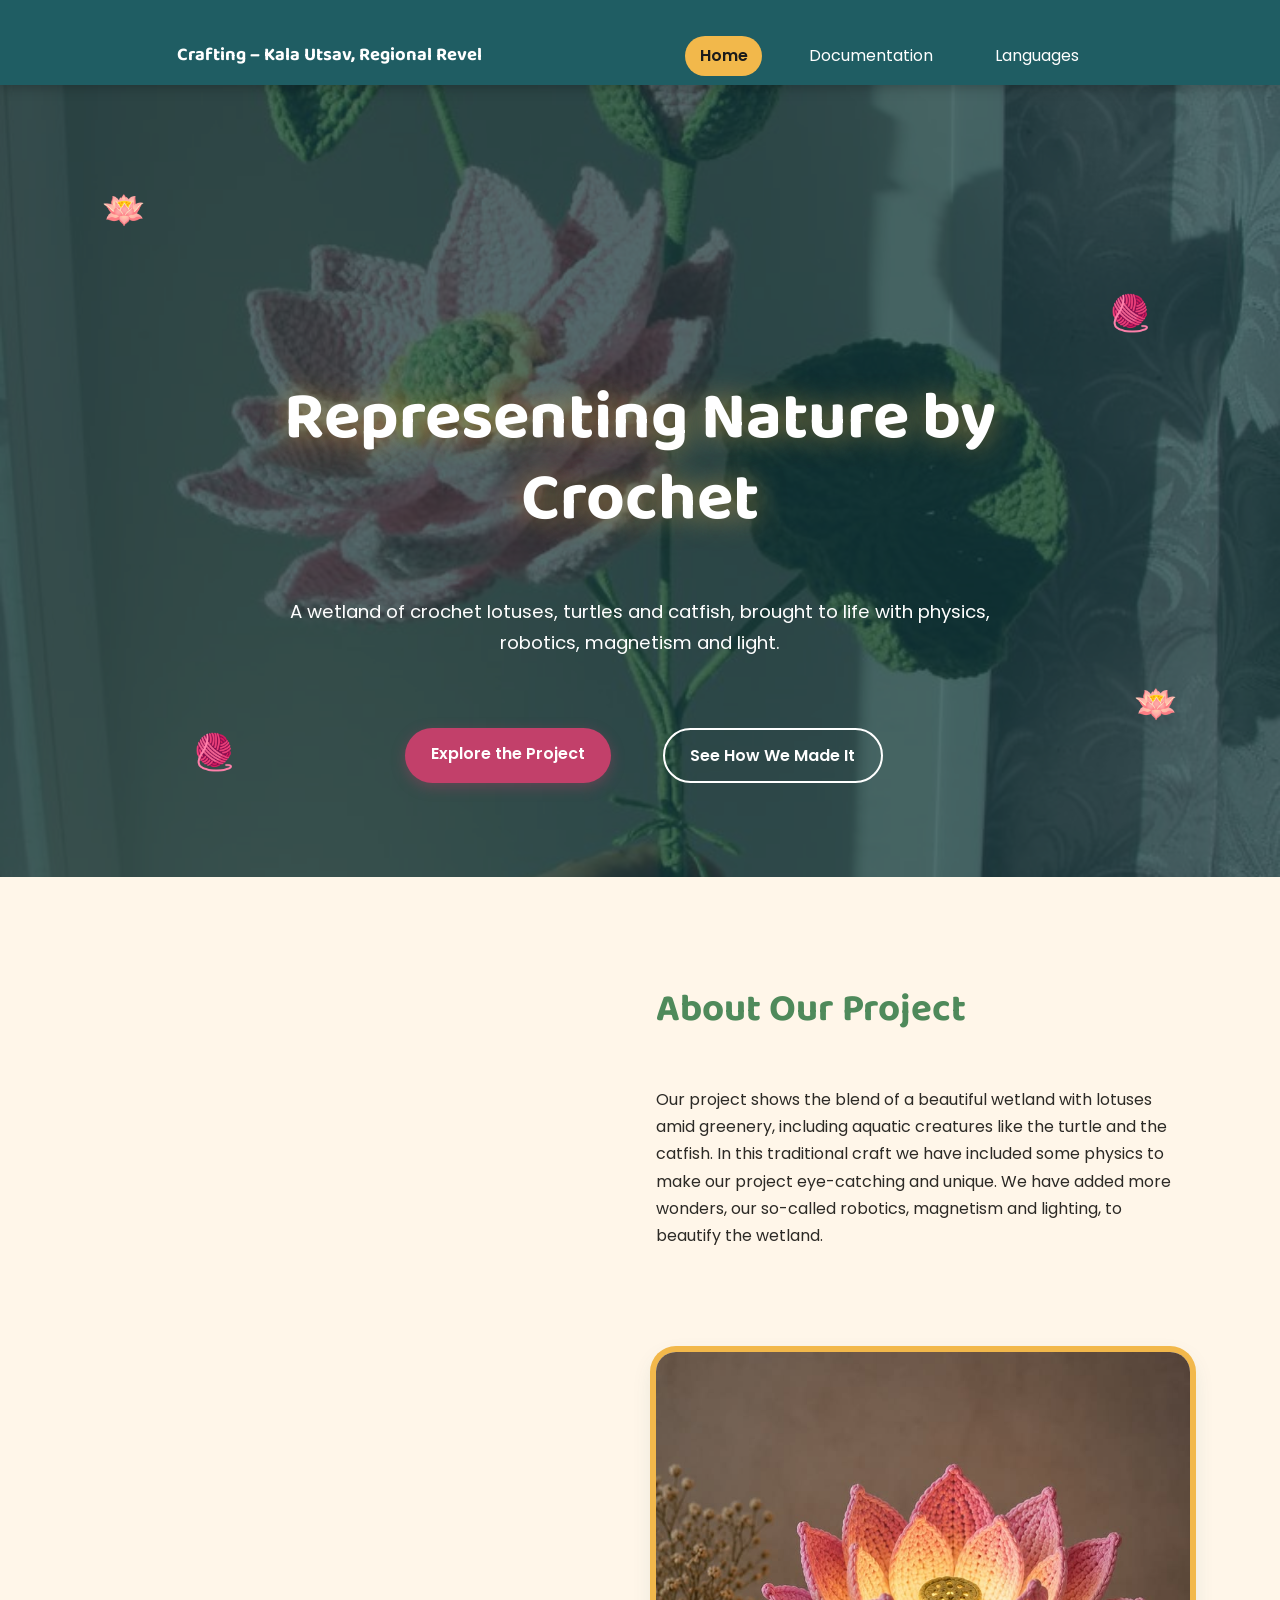
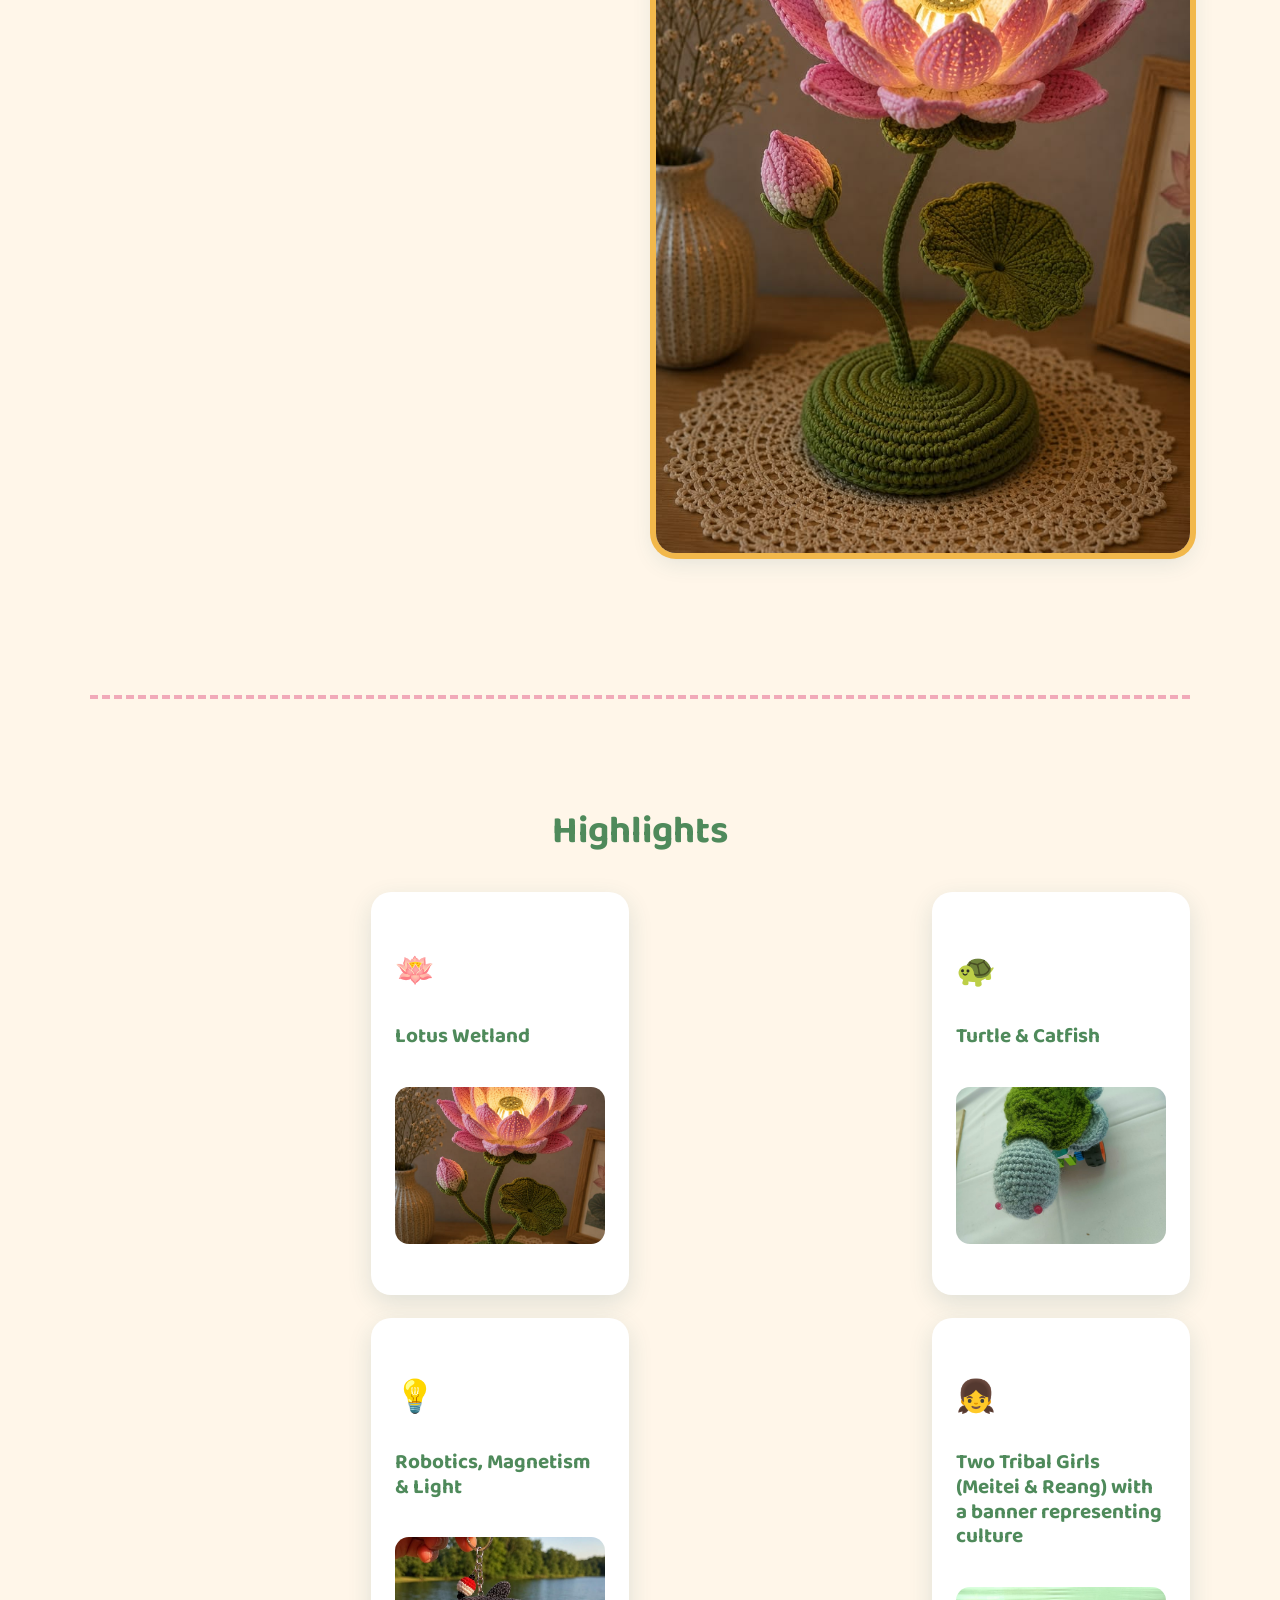
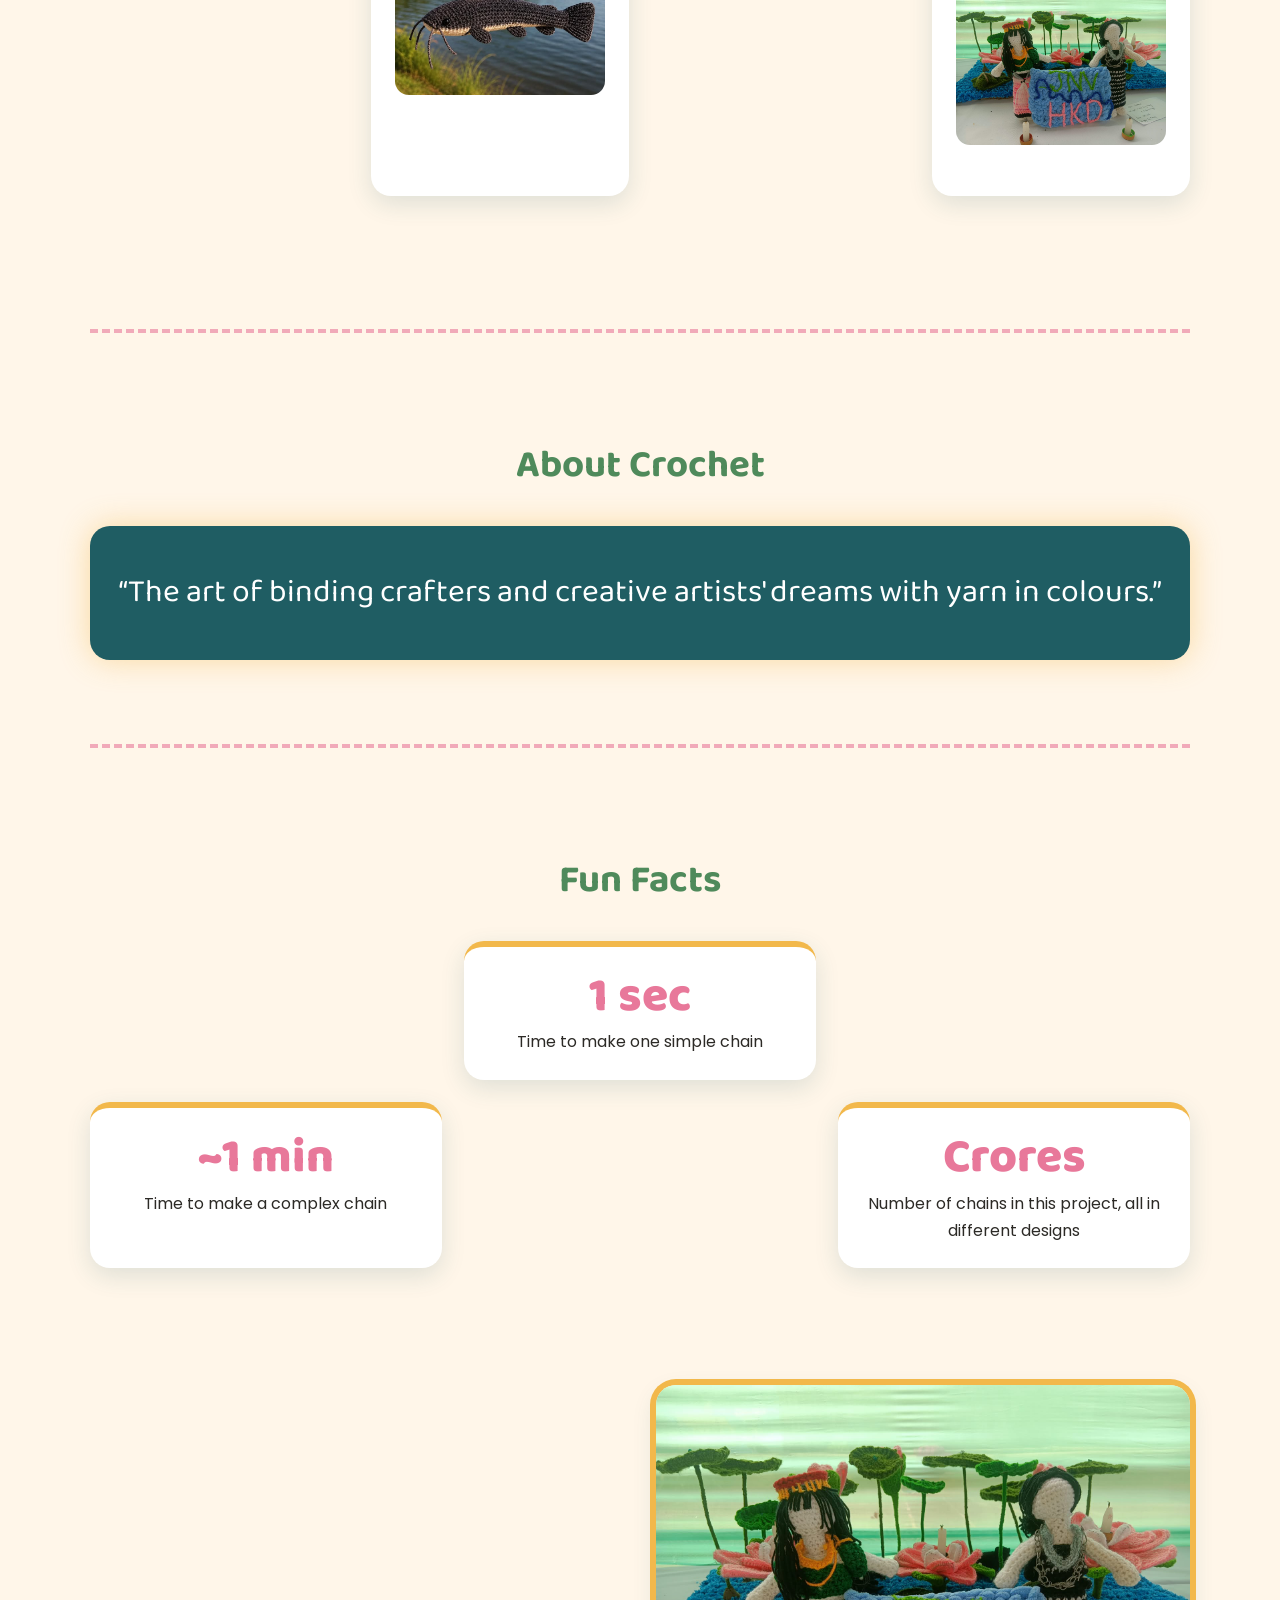
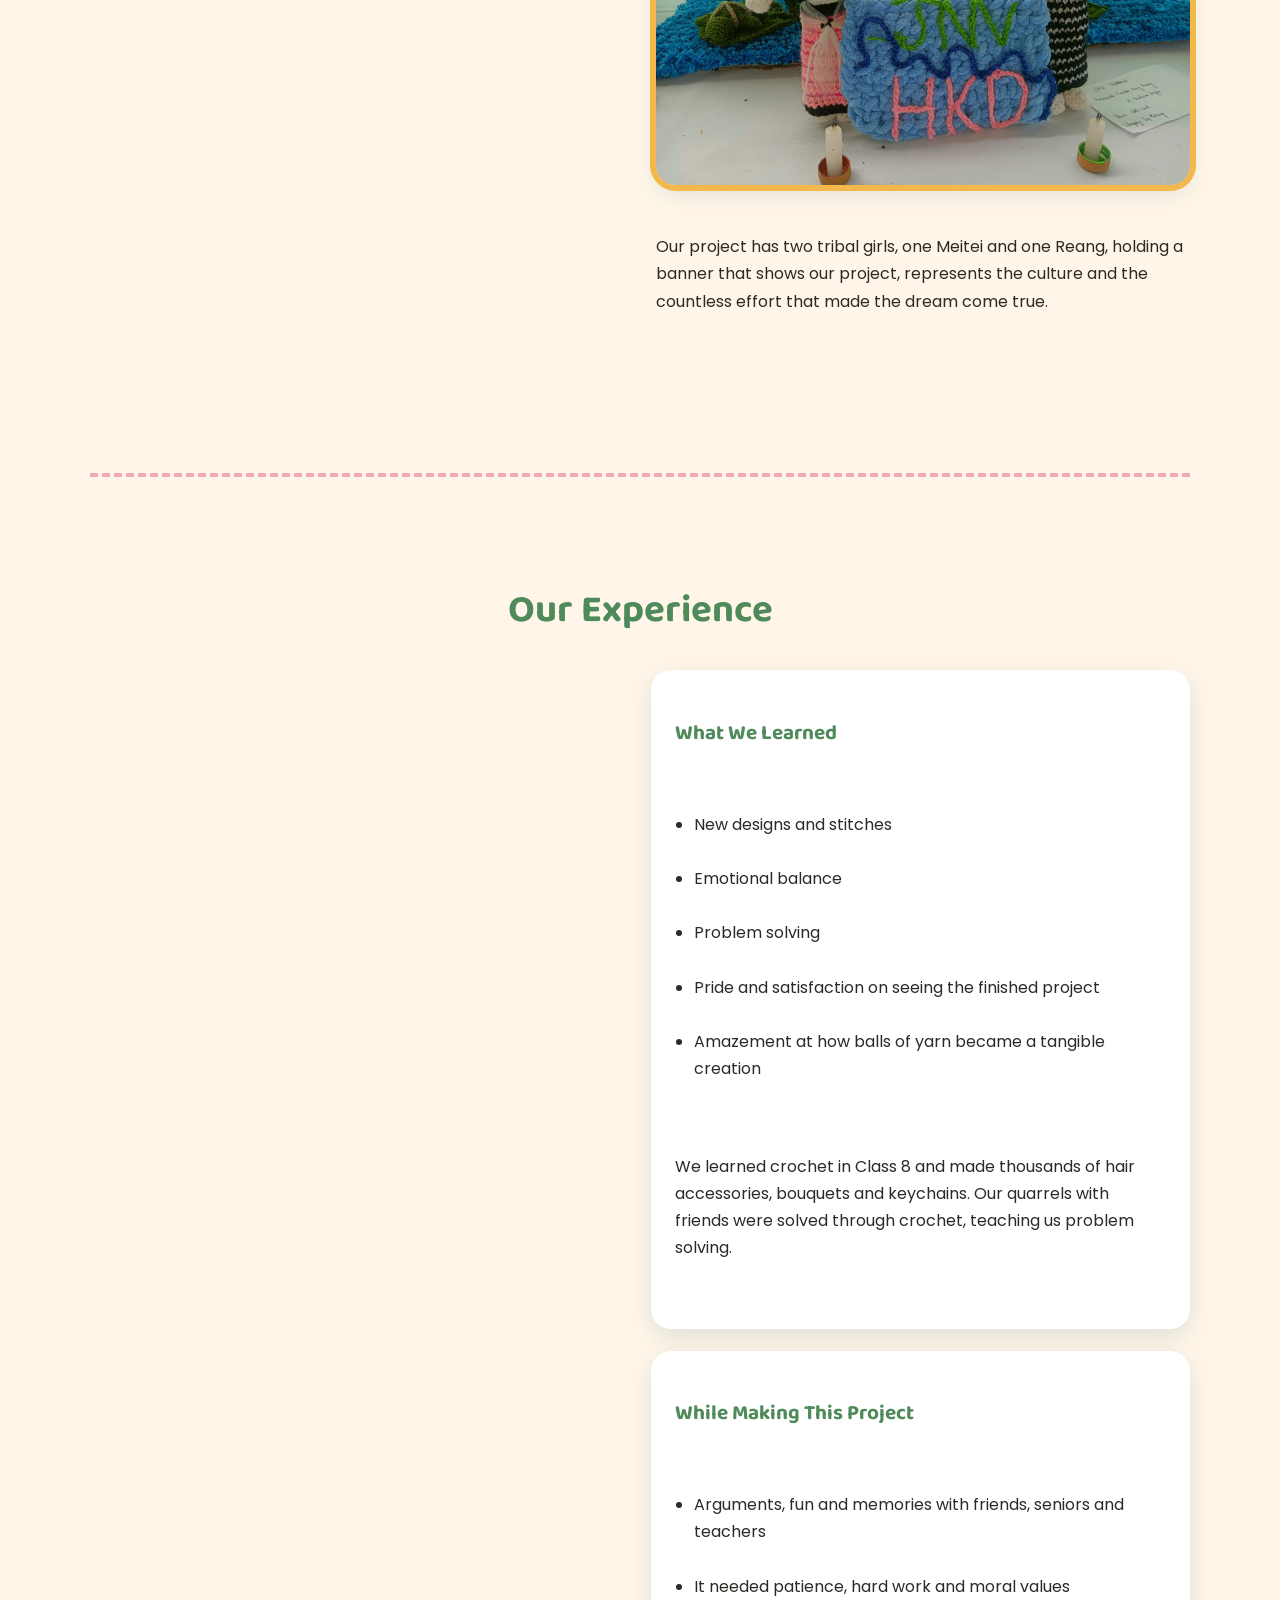
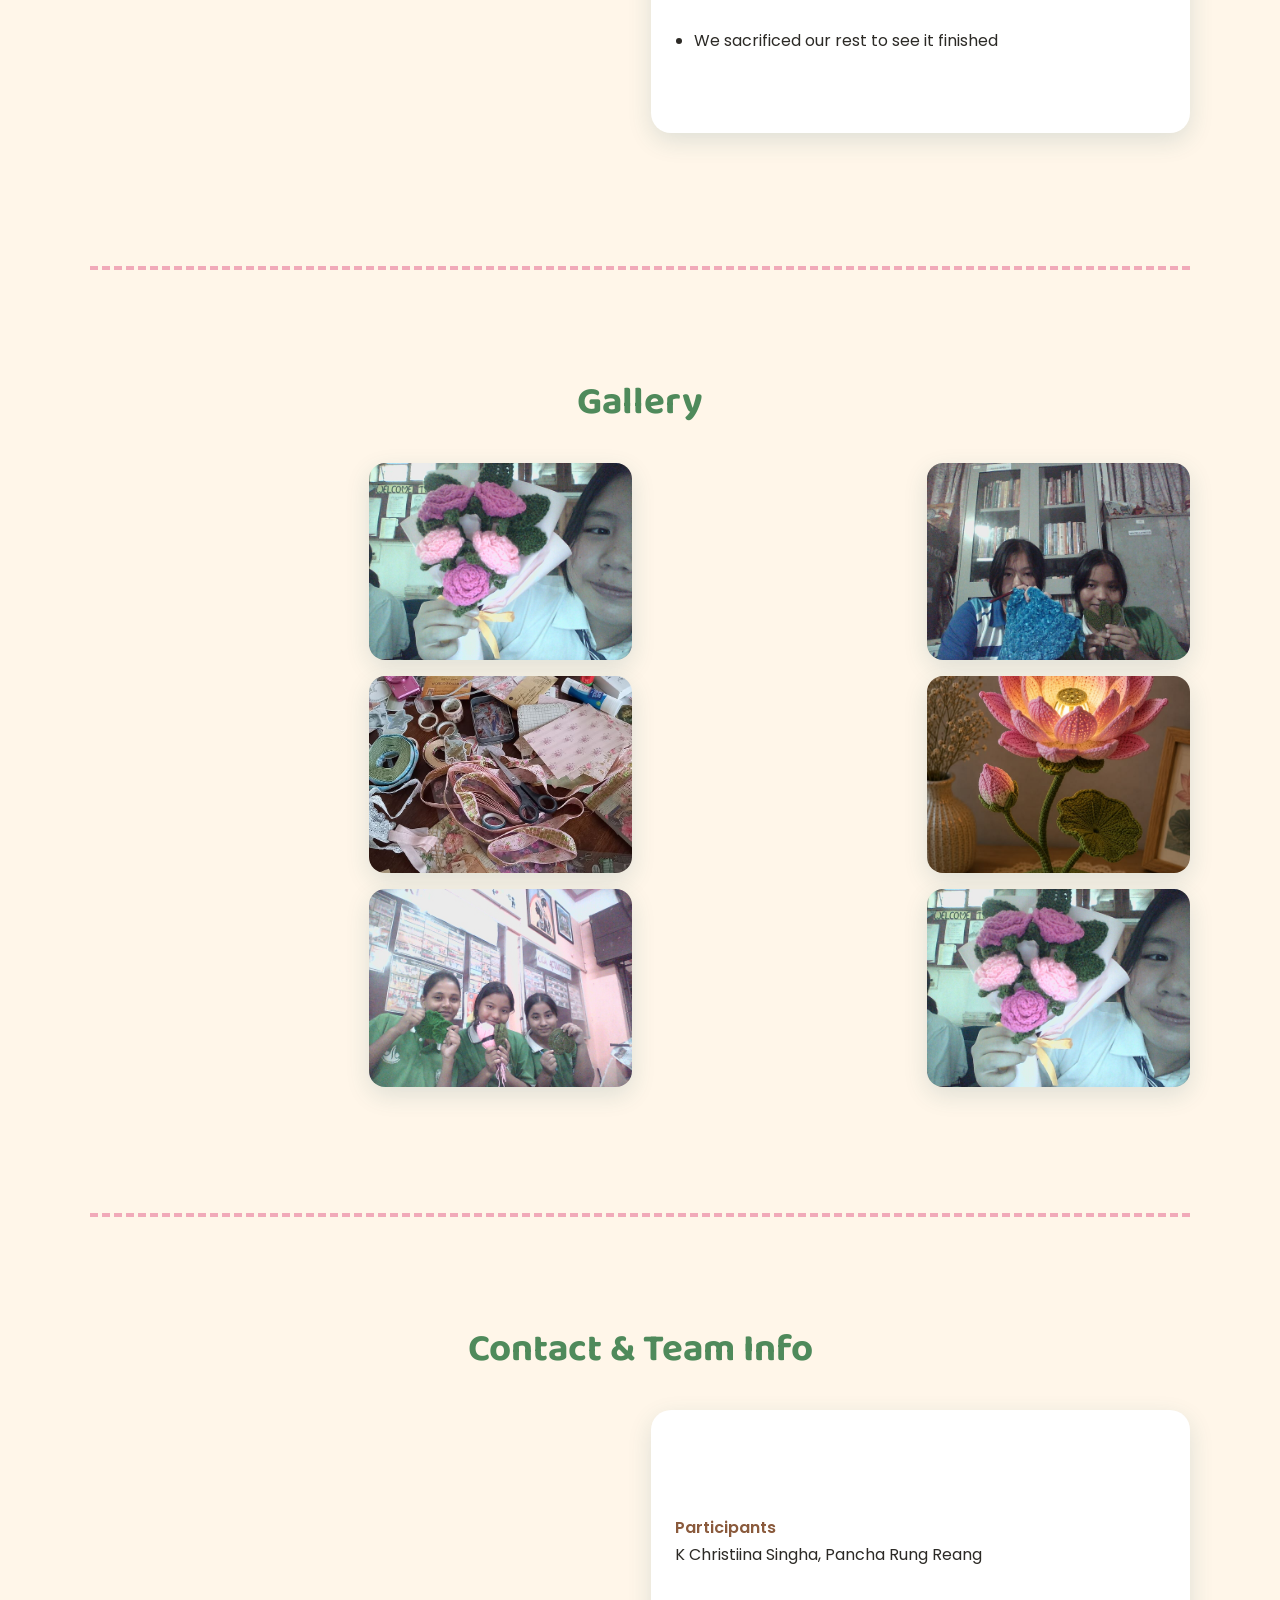
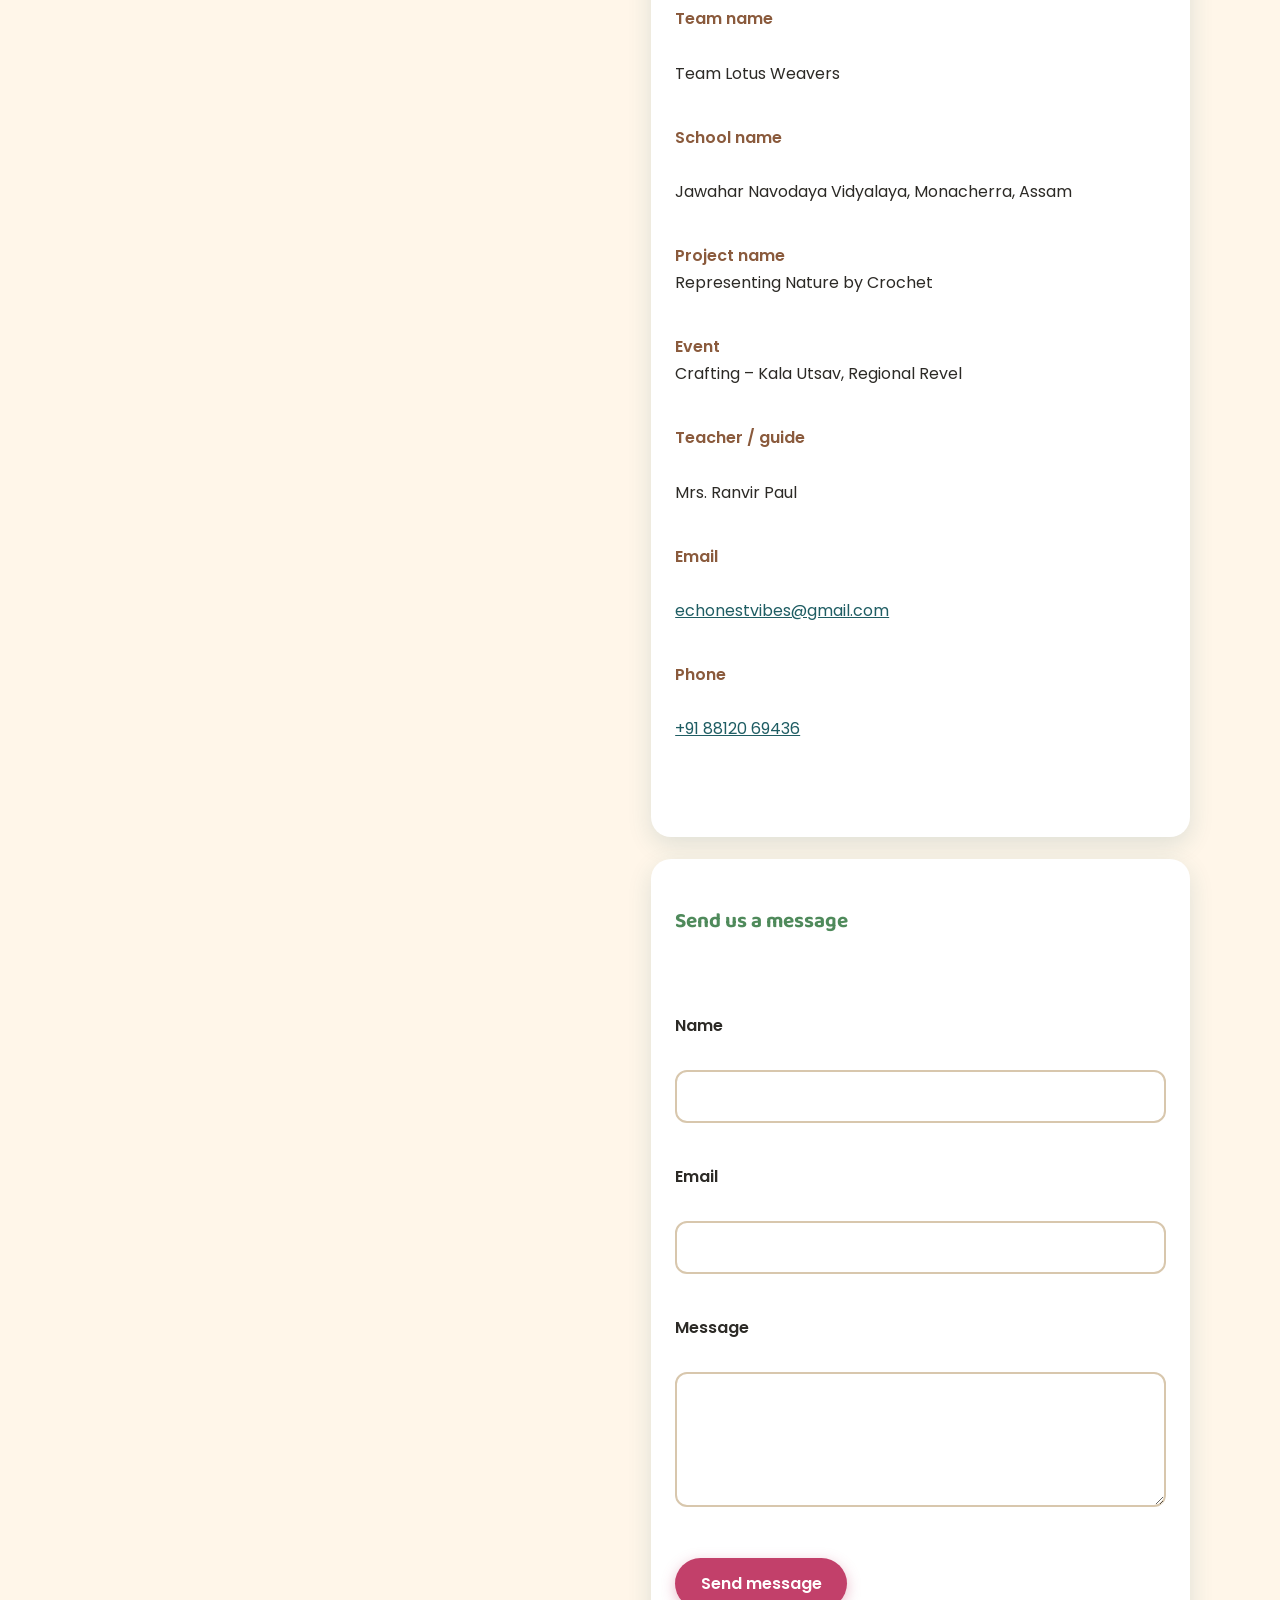
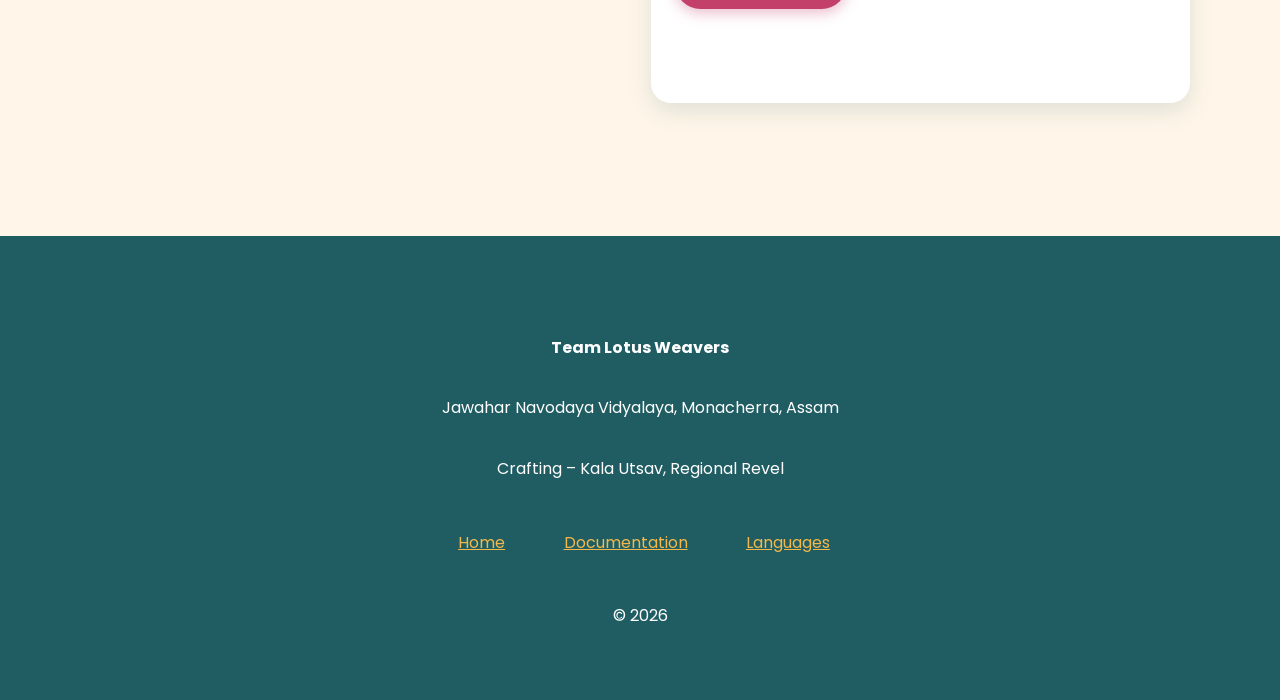
<file: index.html>
<!DOCTYPE html>
<html lang="en">
<head>
<meta charset="UTF-8">
<meta name="viewport" content="width=device-width, initial-scale=1">
<title>Representing Nature by Crochet | Kala Utsav, Regional Revel</title>
<meta name="description" content="A wetland of crochet lotuses, turtles and catfish, brought to life with physics, robotics, magnetism and light. A school project for Kala Utsav, Regional Revel.">
<meta property="og:title" content="Representing Nature by Crochet">
<meta property="og:description" content="A crochet wetland brought to life with physics, robotics, magnetism and light.">
<meta property="og:type" content="website">
<meta property="og:image" content="images/hero-main.jpg">
<link rel="icon" href="images/favicon.png">
<link rel="preconnect" href="https://fonts.googleapis.com">
<link rel="preconnect" href="https://fonts.gstatic.com" crossorigin>
<link href="https://fonts.googleapis.com/css2?family=Baloo+2:wght@500;700;800&family=Noto+Sans+Bengali:wght@400;600;700&family=Noto+Sans+Devanagari:wght@400;600;700&family=Poppins:wght@400;600&display=swap" rel="stylesheet">
<link rel="stylesheet" href="css/style.css">
</head>
<body>

<!-- ================= NAVBAR (same on every page) ================= -->
<header class="site-header">
  <nav class="nav container" aria-label="Main">
    <a class="brand" href="index.html">Crafting – Kala Utsav, Regional Revel</a>
    <button class="nav-toggle" aria-label="Toggle menu" aria-expanded="false">&#9776;</button>
    <ul class="nav-links">
      <li><a href="index.html" aria-current="page">Home</a></li>
      <li><a href="documentation.html">Documentation</a></li>
      <li><a href="languages.html">Languages</a></li>
    </ul>
  </nav>
</header>

<main>
<!-- ================= 1. HERO ================= -->
<section class="hero" style="padding:4rem 0">
  <!-- REPLACE IMAGE: put your photo in /images with this same file name -->
  <img src="images/hero-main.jpg" alt="Crochet lotus wetland with turtle and catfish">
  <span class="float" style="top:12%;left:8%" aria-hidden="true">🪷</span>
  <span class="float" style="top:25%;right:10%;animation-delay:-2s" aria-hidden="true">🧶</span>
  <span class="float" style="bottom:12%;left:15%;animation-delay:-4s" aria-hidden="true">🧶</span>
  <span class="float" style="bottom:18%;right:8%;animation-delay:-1s" aria-hidden="true">🪷</span>
  <div class="container">
    <!-- EDIT: headline and subheading -->
    <h1>Representing Nature by Crochet</h1>
    <p>A wetland of crochet lotuses, turtles and catfish, brought to life with physics, robotics, magnetism and light.</p>
    <div class="btn-row">
      <a class="btn" href="#about">Explore the Project</a>
      <a class="btn alt" href="documentation.html">See How We Made It</a>
    </div>
  </div>
</section>

<!-- ================= 2. ABOUT OUR PROJECT ================= -->
<section id="about">
  <div class="container two-col">
    <div class="reveal">
      <h2>About Our Project</h2>
      <p>Our project shows the blend of a beautiful wetland with lotuses amid greenery, including aquatic creatures like the turtle and the catfish. In this traditional craft we have included some physics to make our project eye-catching and unique. We have added more wonders, our so-called robotics, magnetism and lighting, to beautify the wetland.</p>
    </div>
    <div class="reveal">
      <!-- REPLACE IMAGE: put your photo in /images with this same file name -->
      <img class="round-img" src="images/lotus-closeup.jpg" alt="Close-up of a crochet lotus" loading="lazy">
    </div>
  </div>
</section>
<hr class="stitch">

<!-- ================= 3. HIGHLIGHTS ================= -->
<section>
  <div class="container">
    <h2 class="center reveal">Highlights</h2>
    <div class="grid g4">
      <article class="card reveal">
        <div class="icon" aria-hidden="true">🪷</div>
        <h3>Lotus Wetland</h3>
        <!-- REPLACE IMAGE: put your photo in /images with this same file name -->
        <img src="images/lotus-closeup.jpg" alt="Crochet lotus wetland" loading="lazy">
      </article>
      <article class="card reveal">
        <div class="icon" aria-hidden="true">🐢</div>
        <h3>Turtle &amp; Catfish</h3>
        <!-- REPLACE IMAGE: put your photo in /images with this same file name -->
        <img src="images/turtle.jpg" alt="Crochet turtle" loading="lazy">
      </article>
      <article class="card reveal">
        <div class="icon" aria-hidden="true">💡</div>
        <h3>Robotics, Magnetism &amp; Light</h3>
        <!-- REPLACE IMAGE: put your photo in /images with this same file name -->
        <img src="images/lights-robotics.jpg" alt="Lights and robotics inside the crochet wetland" loading="lazy">
      </article>
      <article class="card reveal">
        <div class="icon" aria-hidden="true">👧</div>
        <h3>Two Tribal Girls (Meitei &amp; Reang) with a banner representing culture</h3>
        <!-- REPLACE IMAGE: put your photo in /images with this same file name -->
        <img src="images/tribal-girls-banner.jpg" alt="Two tribal girls holding a project banner" loading="lazy">
      </article>
    </div>
  </div>
</section>
<hr class="stitch">

<!-- ================= 4. ABOUT CROCHET ================= -->
<section>
  <div class="container center reveal">
    <h2>About Crochet</h2>
    <blockquote class="quote">“The art of binding crafters and creative artists' dreams with yarn in colours.”</blockquote>
  </div>
</section>
<hr class="stitch">

<!-- ================= 5. FUN FACTS ================= -->
<section>
  <div class="container">
    <h2 class="center reveal">Fun Facts</h2>
    <div class="grid g3">
      <div class="card fact reveal"><div class="num"><span class="count" data-target="1">1</span> sec</div><p>Time to make one simple chain</p></div>
      <div class="card fact reveal"><div class="num"><span class="count" data-target="1" data-prefix="~">~1</span> min</div><p>Time to make a complex chain</p></div>
      <!-- "Crores" has no digit to count, so the card just fades in -->
      <div class="card fact reveal"><div class="num">Crores</div><p>Number of chains in this project, all in different designs</p></div>
    </div>
    <div class="two-col" style="margin-top:2.5rem">
      <!-- REPLACE IMAGE: put your photo in /images with this same file name -->
      <img class="round-img reveal" src="images/tribal-girls-banner.jpg" alt="Meitei and Reang girls holding the project banner" loading="lazy">
      <p class="reveal">Our project has two tribal girls, one Meitei and one Reang, holding a banner that shows our project, represents the culture and the countless effort that made the dream come true.</p>
    </div>
  </div>
</section>
<hr class="stitch">

<!-- ================= 6. OUR EXPERIENCE ================= -->
<section>
  <div class="container">
    <h2 class="center reveal">Our Experience</h2>
    <div class="grid g2">
      <article class="card reveal">
        <h3>What We Learned</h3>
        <ul class="list">
          <li>New designs and stitches</li>
          <li>Emotional balance</li>
          <li>Problem solving</li>
          <li>Pride and satisfaction on seeing the finished project</li>
          <li>Amazement at how balls of yarn became a tangible creation</li>
        </ul>
        <p>We learned crochet in Class 8 and made thousands of hair accessories, bouquets and keychains. Our quarrels with friends were solved through crochet, teaching us problem solving.</p>
      </article>
      <article class="card reveal">
        <h3>While Making This Project</h3>
        <ul class="list">
          <li>Arguments, fun and memories with friends, seniors and teachers</li>
          <li>It needed patience, hard work and moral values</li>
          <li>We sacrificed our rest to see it finished</li>
        </ul>
      </article>
    </div>
  </div>
</section>
<hr class="stitch">

<!-- ================= 7. GALLERY (click a photo to enlarge) ================= -->
<section id="gallery">
  <div class="container">
    <h2 class="center reveal">Gallery</h2>
    <div class="gallery reveal">
      <!-- REPLACE IMAGE: put your photo in /images with this same file name -->
      <a href="images/gallery-1.jpg" data-lightbox><img src="images/gallery-1.jpg" alt="Project gallery photo 1" loading="lazy"></a>
      <!-- REPLACE IMAGE: put your photo in /images with this same file name -->
      <a href="images/gallery-2.jpg" data-lightbox><img src="images/gallery-2.jpg" alt="Project gallery photo 2" loading="lazy"></a>
      <!-- REPLACE IMAGE: put your photo in /images with this same file name -->
      <a href="images/gallery-3.jpg" data-lightbox><img src="images/gallery-3.jpg" alt="Project gallery photo 3" loading="lazy"></a>
      <!-- REPLACE IMAGE: put your photo in /images with this same file name -->
      <a href="images/gallery-4.jpg" data-lightbox><img src="images/gallery-4.jpg" alt="Project gallery photo 4" loading="lazy"></a>
      <!-- REPLACE IMAGE: put your photo in /images with this same file name -->
      <a href="images/gallery-5.jpg" data-lightbox><img src="images/gallery-5.jpg" alt="Project gallery photo 5" loading="lazy"></a>
      <!-- REPLACE IMAGE: put your photo in /images with this same file name -->
      <a href="images/gallery-6.jpg" data-lightbox><img src="images/gallery-6.jpg" alt="Project gallery photo 6" loading="lazy"></a>
    </div>
  </div>
</section>
<hr class="stitch">

<!-- ================= 8. CONTACT & TEAM INFO ================= -->
<section id="contact">
  <div class="container">
    <h2 class="center reveal">Contact &amp; Team Info</h2>
    <div class="grid g2">
      <div class="card reveal">
        <dl class="info">
          <dt>Participants</dt><dd>K Christiina Singha, Pancha Rung Reang</dd>
          <dt>Team name</dt>
          <!-- CHANGE THIS: your real team name -->
          <dd>Team Lotus Weavers</dd>
          <dt>School name</dt>
          <!-- CHANGE THIS: your real school name, city and state -->
          <dd>Jawahar Navodaya Vidyalaya, Monacherra, Assam</dd>
          <dt>Project name</dt><dd>Representing Nature by Crochet</dd>
          <dt>Event</dt><dd>Crafting – Kala Utsav, Regional Revel</dd>
          <dt>Teacher / guide</dt>
          <!-- CHANGE THIS: your real teacher or guide -->
          <dd>Mrs. Ranvir Paul</dd>
          <dt>Email</dt>
          <!-- CHANGE THIS: your real email (change both the link and the text) -->
          <dd><a href="mailto:echonestvibes@gmail.com">echonestvibes@gmail.com</a></dd>
          <dt>Phone</dt>
          <!-- CHANGE THIS: your real phone (change both the link and the text) -->
          <dd><a href="tel:+918812069436">+91 88120 69436</a></dd>
        </dl>
      </div>
      <div class="card reveal">
        <h3>Send us a message</h3>
        <div id="form-success" class="success hidden" role="status">Thank you! Your message has been sent. We will reply soon. 🪷</div>
        <!-- Netlify Forms: works automatically after deploying on Netlify -->
        <form name="contact" method="POST" action="index.html?sent=1#contact" data-netlify="true" netlify-honeypot="bot-field">
          <input type="hidden" name="form-name" value="contact">
          <p class="hidden"><label>Leave this empty: <input name="bot-field"></label></p>
          <label for="f-name">Name</label>
          <input id="f-name" name="name" type="text" required>
          <label for="f-email">Email</label>
          <input id="f-email" name="email" type="email" required>
          <label for="f-msg">Message</label>
          <textarea id="f-msg" name="message" rows="4" required></textarea>
          <p><button class="btn" type="submit">Send message</button></p>
        </form>
      </div>
    </div>
  </div>
</section>
</main>

<!-- ================= FOOTER (same on every page) ================= -->
<footer class="site-footer">
  <div class="container">
    <!-- CHANGE THIS: your real team name -->
    <p><strong>Team Lotus Weavers</strong></p>
    <!-- CHANGE THIS: your real school name, city and state -->
    <p>Jawahar Navodaya Vidyalaya, Monacherra, Assam</p>
    <p>Crafting – Kala Utsav, Regional Revel</p>
    <ul>
      <li><a href="index.html">Home</a></li>
      <li><a href="documentation.html">Documentation</a></li>
      <li><a href="languages.html">Languages</a></li>
    </ul>
    <p>© 2026</p>
  </div>
</footer>

<script src="js/main.js"></script>
</body>
</html>
</file>
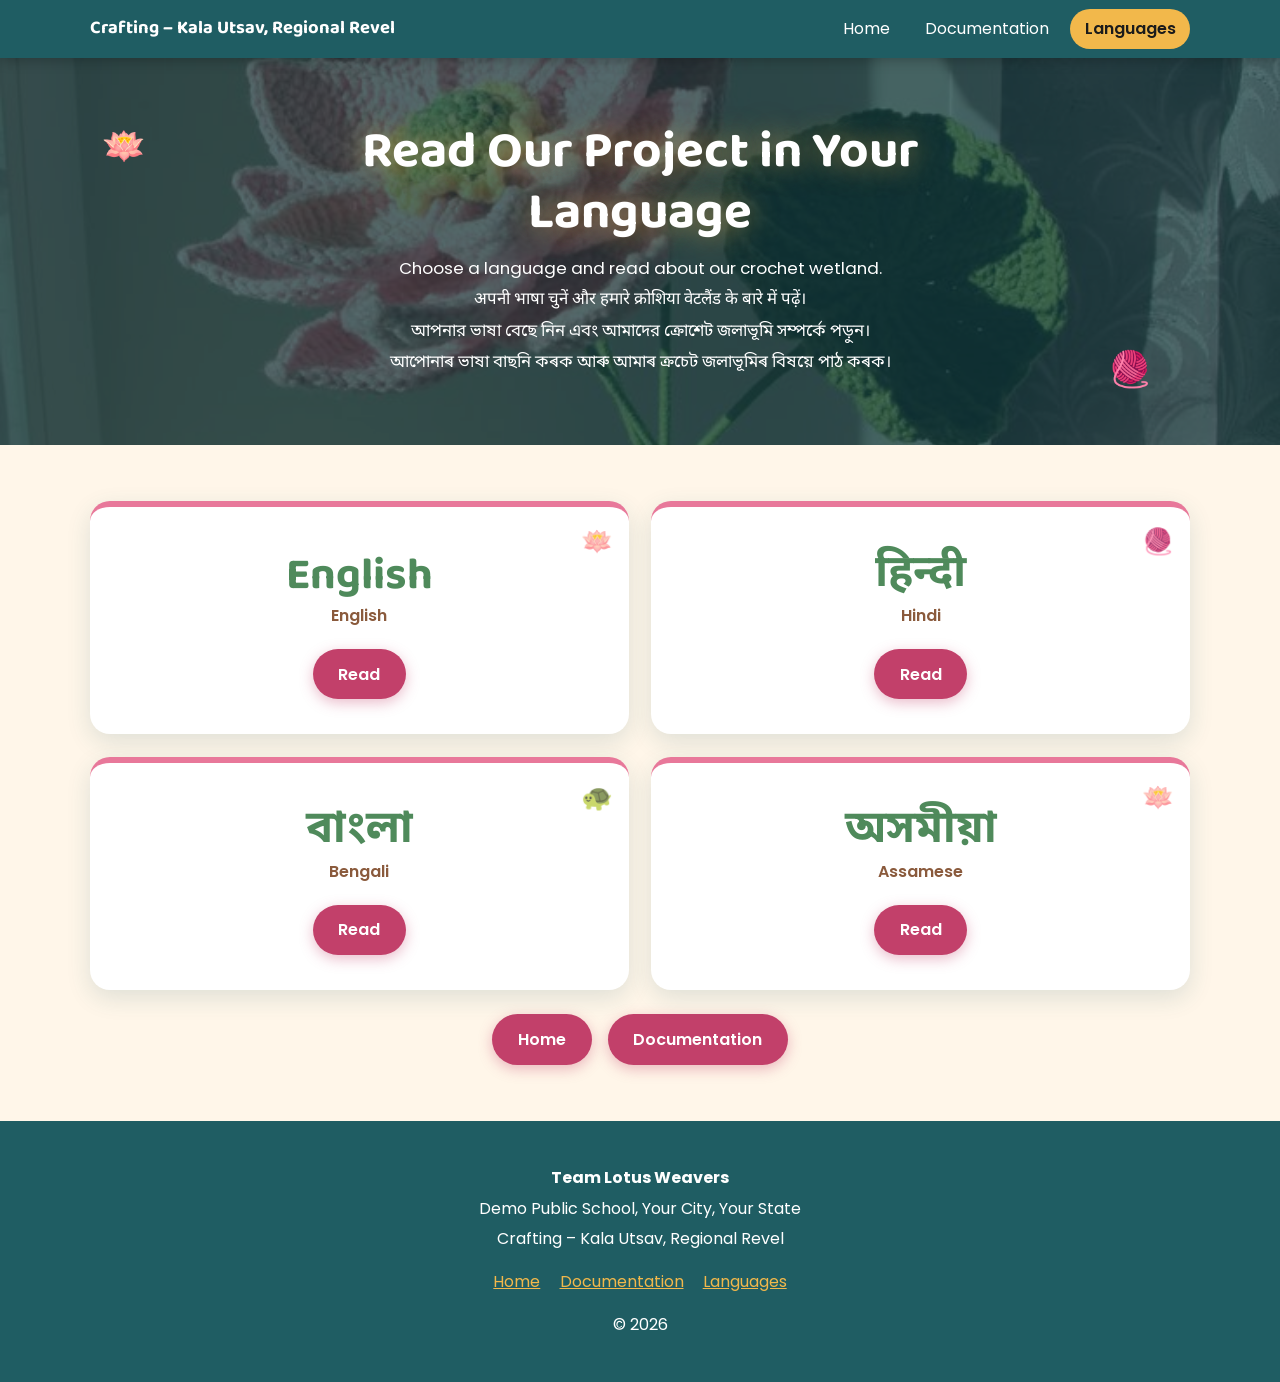
<file: languages.html>
<!DOCTYPE html>
<html lang="en">
<head>
<meta charset="UTF-8">
<meta name="viewport" content="width=device-width, initial-scale=1">
<title>Read Our Project in Your Language | Representing Nature by Crochet</title>
<meta name="description" content="Read Representing Nature by Crochet in English, Hindi, Bengali or Assamese.">
<meta property="og:title" content="Read Our Project in Your Language">
<meta property="og:description" content="Choose English, Hindi, Bengali or Assamese.">
<meta property="og:type" content="website">
<meta property="og:image" content="images/hero-main.jpg">
<link rel="icon" href="images/favicon.png">
<link rel="preconnect" href="https://fonts.googleapis.com">
<link rel="preconnect" href="https://fonts.gstatic.com" crossorigin>
<!-- Fonts: Baloo 2 + Poppins, plus Noto Sans Devanagari (Hindi) and Noto Sans Bengali (Bengali, Assamese) -->
<link href="https://fonts.googleapis.com/css2?family=Baloo+2:wght@500;700;800&family=Noto+Sans+Bengali:wght@400;600;700&family=Noto+Sans+Devanagari:wght@400;600;700&family=Poppins:wght@400;600&display=swap" rel="stylesheet">
<link rel="stylesheet" href="css/style.css">
</head>
<body>

<!-- ================= NAVBAR (same on every page) ================= -->
<header class="site-header">
  <nav class="nav container" aria-label="Main">
    <a class="brand" href="index.html">Crafting – Kala Utsav, Regional Revel</a>
    <button class="nav-toggle" aria-label="Toggle menu" aria-expanded="false">&#9776;</button>
    <ul class="nav-links">
      <li><a href="index.html">Home</a></li>
      <li><a href="documentation.html">Documentation</a></li>
      <li><a href="languages.html" aria-current="page">Languages</a></li>
    </ul>
  </nav>
</header>

<main>
<!-- ================= HERO ================= -->
<section class="hero small">
  <!-- REPLACE IMAGE: put your photo in /images with this same file name -->
  <img src="images/hero-main.jpg" alt="Crochet lotus wetland with turtle and catfish">
  <span class="float" style="top:15%;left:8%" aria-hidden="true">🪷</span>
  <span class="float" style="bottom:12%;right:10%;animation-delay:-3s" aria-hidden="true">🧶</span>
  <div class="container hero-sub">
    <h1>Read Our Project in Your Language</h1>
    <!-- CHANGE THIS: ask a native speaker to check these translations -->
    <p lang="en">Choose a language and read about our crochet wetland.</p>
    <p lang="hi">अपनी भाषा चुनें और हमारे क्रोशिया वेटलैंड के बारे में पढ़ें।</p>
    <p lang="bn">আপনার ভাষা বেছে নিন এবং আমাদের ক্রোশেট জলাভূমি সম্পর্কে পড়ুন।</p>
    <p lang="as">আপোনাৰ ভাষা বাছনি কৰক আৰু আমাৰ ক্ৰচেট জলাভূমিৰ বিষয়ে পাঠ কৰক।</p>
  </div>
</section>

<!-- ================= LANGUAGE CARDS ================= -->
<section>
  <div class="container">
    <div class="grid g2">
      <article class="card lang-card reveal">
        <span class="deco" aria-hidden="true">🪷</span>
        <h2 lang="en">English</h2>
        <p class="sub">English</p>
        <a class="btn" href="lang/en.html" aria-label="Read in English">Read</a>
      </article>
      <article class="card lang-card reveal">
        <span class="deco" aria-hidden="true">🧶</span>
        <h2 lang="hi">हिन्दी</h2>
        <p class="sub">Hindi</p>
        <a class="btn" href="lang/hi.html" aria-label="Read in Hindi">Read</a>
      </article>
      <article class="card lang-card reveal">
        <span class="deco" aria-hidden="true">🐢</span>
        <h2 lang="bn">বাংলা</h2>
        <p class="sub">Bengali</p>
        <a class="btn" href="lang/bn.html" aria-label="Read in Bengali">Read</a>
      </article>
      <article class="card lang-card reveal">
        <span class="deco" aria-hidden="true">🪷</span>
        <h2 lang="as">অসমীয়া</h2>
        <p class="sub">Assamese</p>
        <a class="btn" href="lang/as.html" aria-label="Read in Assamese">Read</a>
      </article>
    </div>
    <div class="btn-row">
      <a class="btn" href="index.html">Home</a>
      <a class="btn" href="documentation.html">Documentation</a>
    </div>
  </div>
</section>
</main>

<!-- ================= FOOTER (same on every page) ================= -->
<footer class="site-footer">
  <div class="container">
    <!-- CHANGE THIS: your real team name -->
    <p><strong>Team Lotus Weavers</strong></p>
    <!-- CHANGE THIS: your real school name, city and state -->
    <p>Demo Public School, Your City, Your State</p>
    <p>Crafting – Kala Utsav, Regional Revel</p>
    <ul>
      <li><a href="index.html">Home</a></li>
      <li><a href="documentation.html">Documentation</a></li>
      <li><a href="languages.html">Languages</a></li>
    </ul>
    <p>© 2026</p>
  </div>
</footer>

<script src="js/main.js"></script>
</body>
</html>
</file>
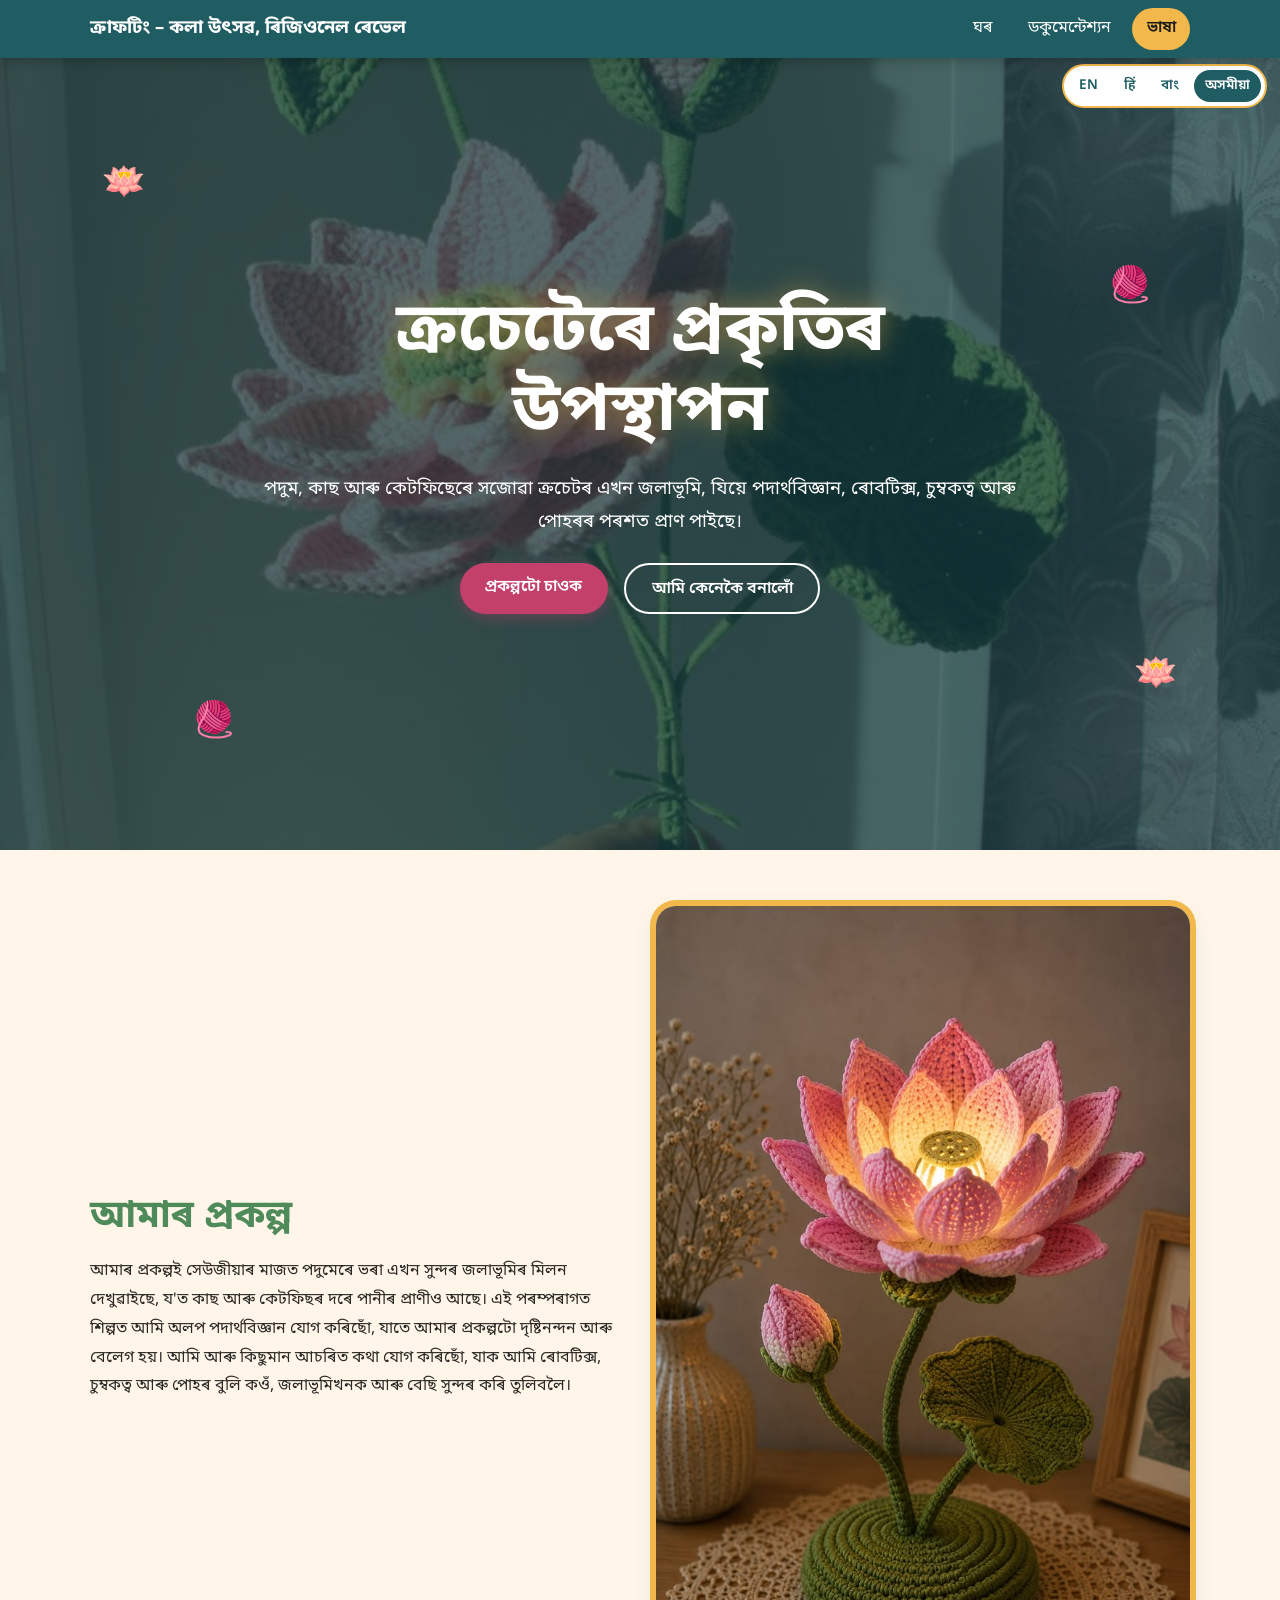
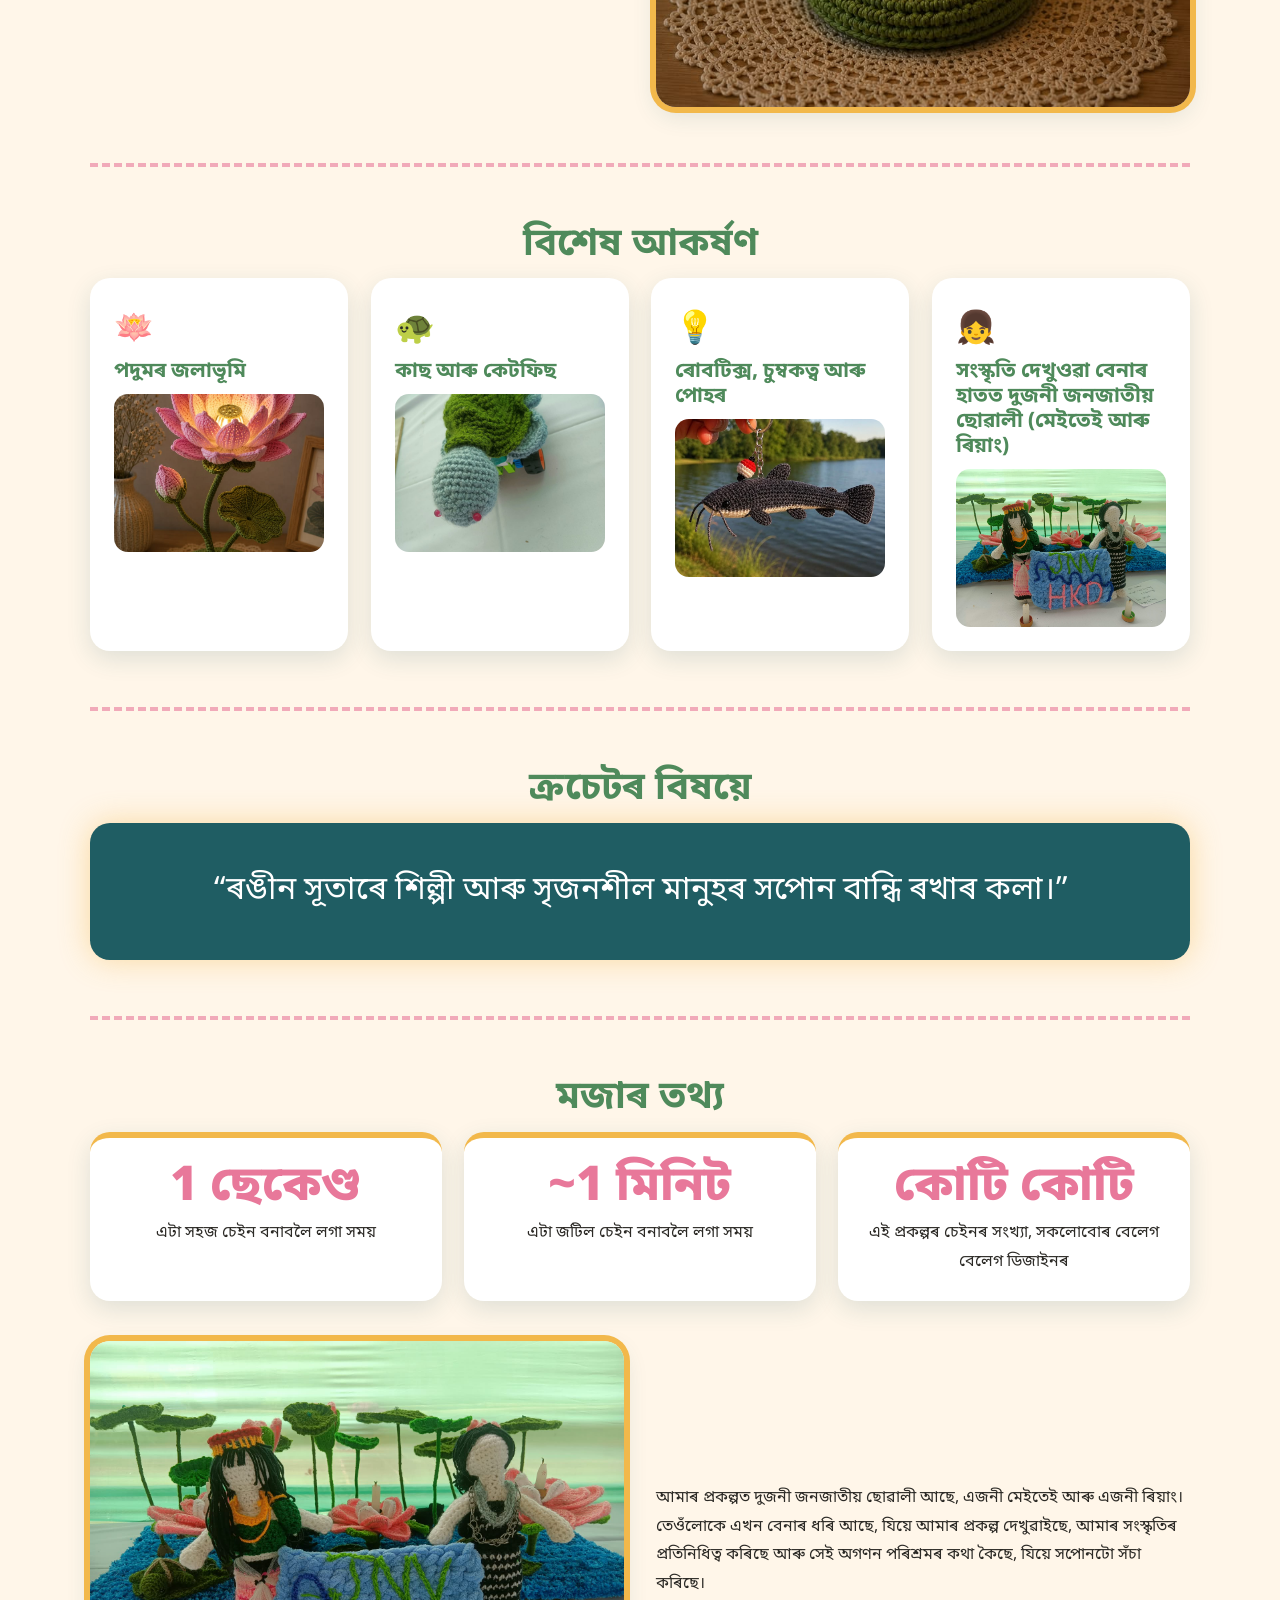
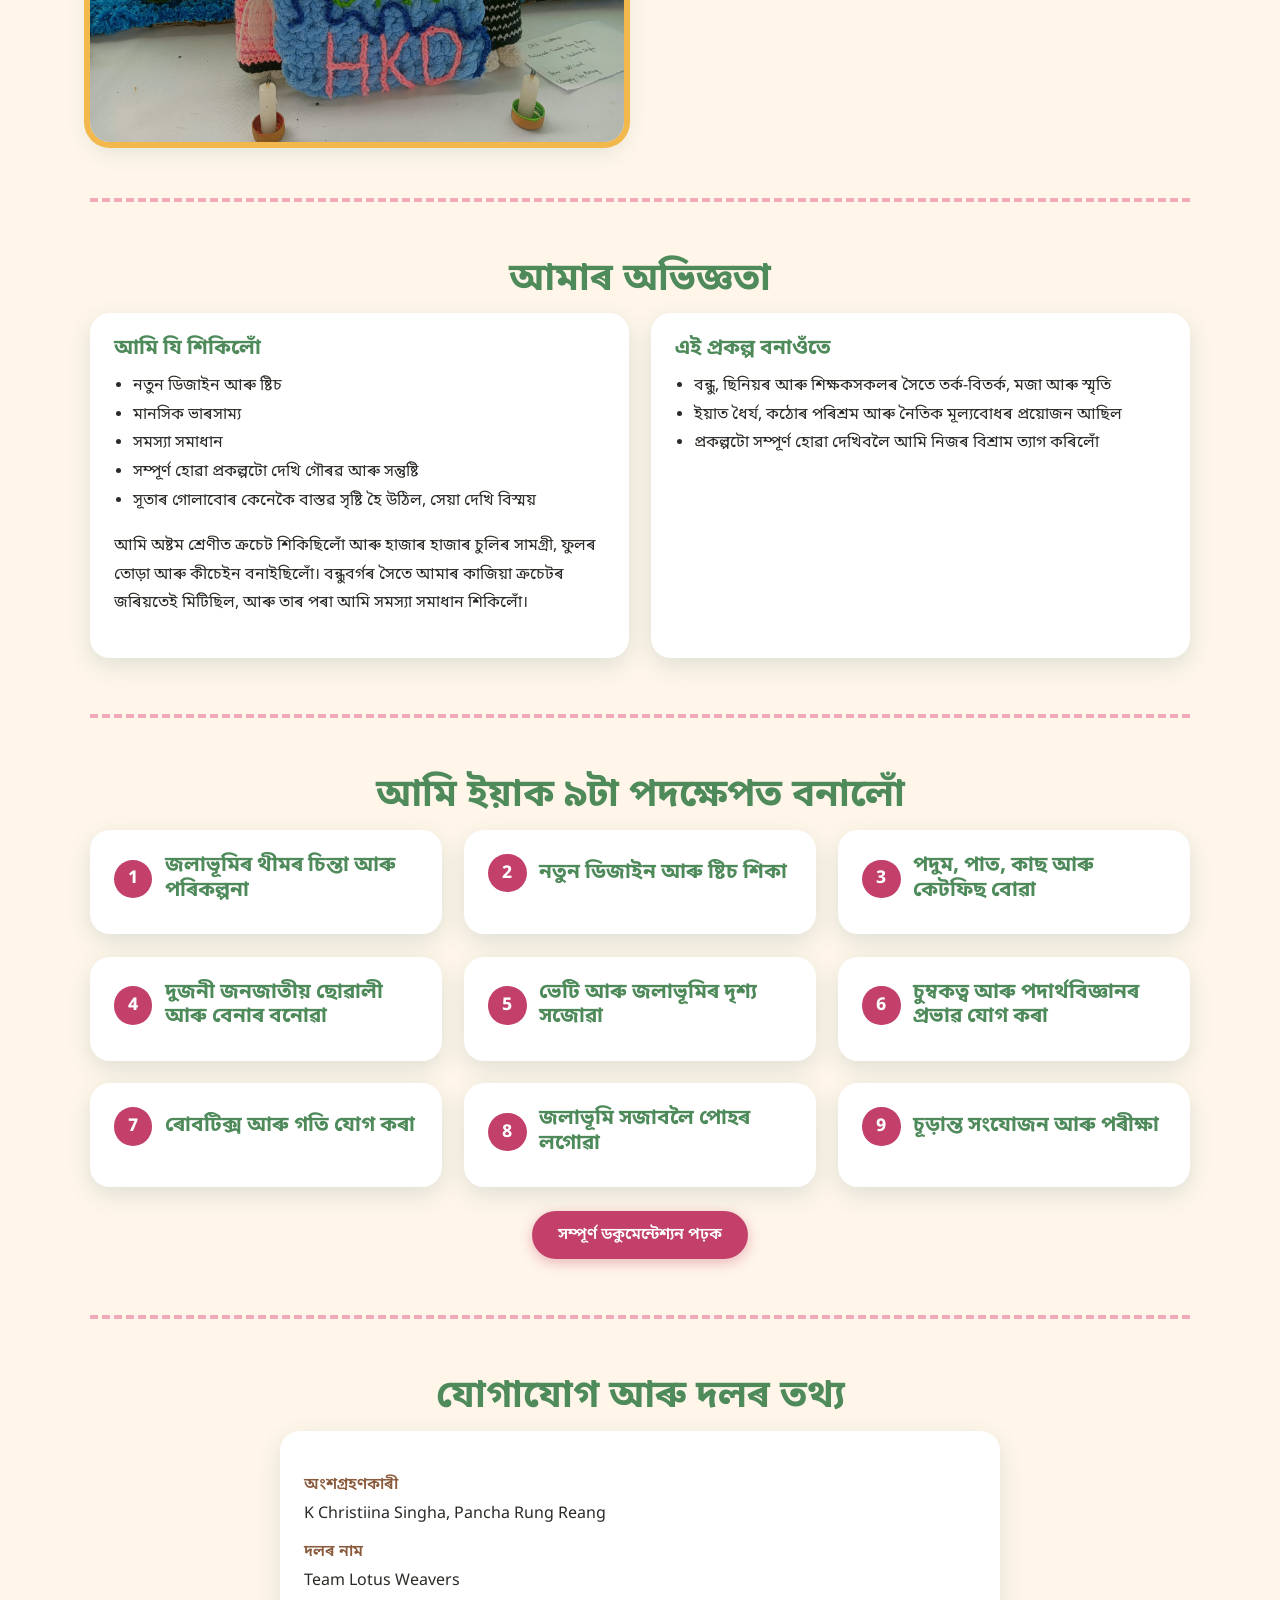
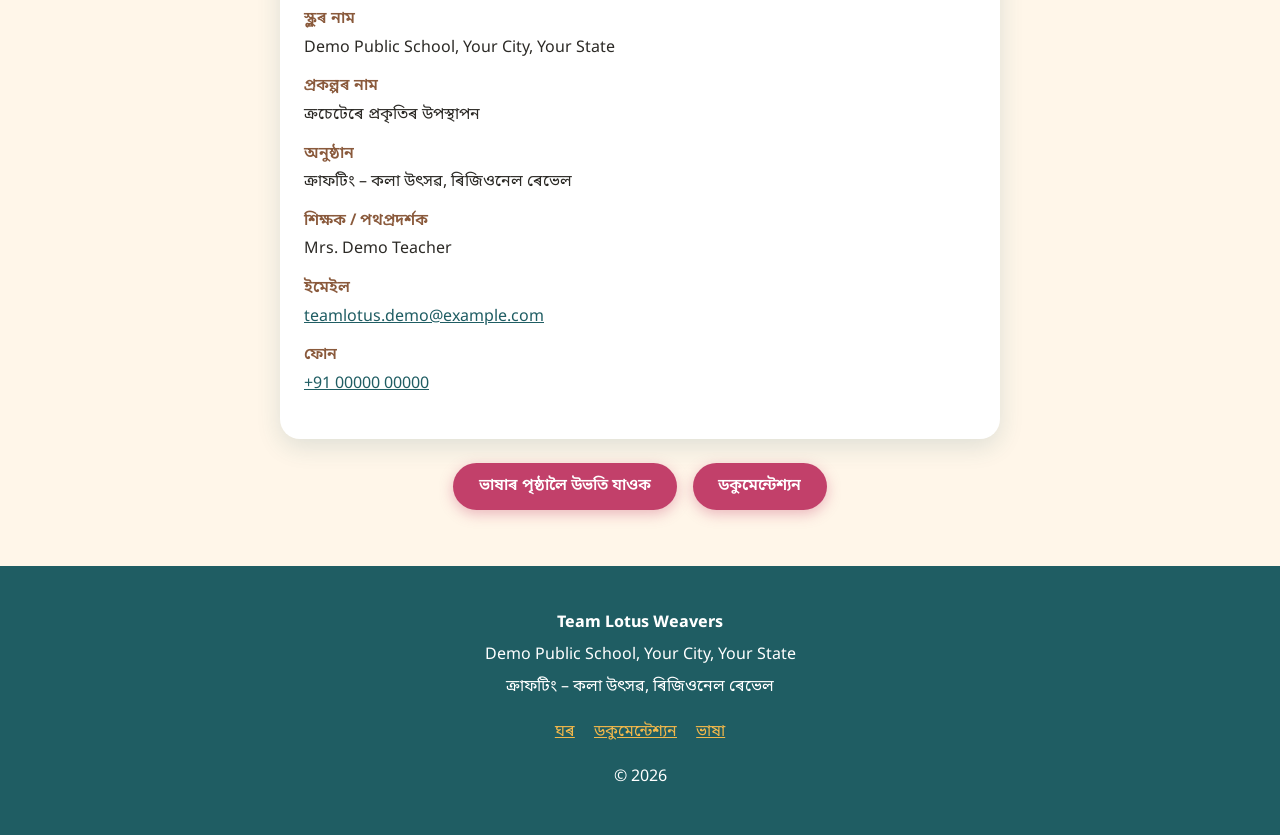
<file: lang/as.html>
<!DOCTYPE html>
<!-- Please have a native Assamese speaker proofread the translation -->
<html lang="as">
<head>
<meta charset="UTF-8">
<meta name="viewport" content="width=device-width, initial-scale=1">
<title>ক্ৰচেটেৰে প্ৰকৃতিৰ উপস্থাপন (অসমীয়া) | কলা উৎসৱ, ৰিজিওনেল ৰেভেল</title>
<meta name="description" content="পদুম, কাছ আৰু কেটফিছেৰে সজোৱা ক্ৰচেটৰ জলাভূমি, যিয়ে পদাৰ্থবিজ্ঞান, ৰোবটিক্স, চুম্বকত্ব আৰু পোহৰৰ পৰশত প্ৰাণ পাইছে। অসমীয়া সংস্কৰণ।">
<meta property="og:title" content="ক্ৰচেটেৰে প্ৰকৃতিৰ উপস্থাপন">
<meta property="og:description" content="পদাৰ্থবিজ্ঞান, ৰোবটিক্স, চুম্বকত্ব আৰু পোহৰত প্ৰাণ পোৱা ক্ৰচেটৰ জলাভূমি।">
<meta property="og:type" content="website">
<meta property="og:image" content="../images/hero-main.jpg">
<link rel="icon" href="../images/favicon.png">
<link rel="preconnect" href="https://fonts.googleapis.com">
<link rel="preconnect" href="https://fonts.gstatic.com" crossorigin>
<link href="https://fonts.googleapis.com/css2?family=Baloo+2:wght@500;700;800&family=Noto+Sans+Bengali:wght@400;600;700&family=Noto+Sans+Devanagari:wght@400;600;700&family=Poppins:wght@400;600&display=swap" rel="stylesheet">
<link rel="stylesheet" href="../css/style.css">
</head>
<body>

<!-- ================= NAVBAR (links adjusted for the /lang/ folder) ================= -->
<header class="site-header">
  <nav class="nav container" aria-label="মুখ্য মেনু">
    <a class="brand" href="../index.html">ক্ৰাফটিং – কলা উৎসৱ, ৰিজিওনেল ৰেভেল</a>
    <button class="nav-toggle" aria-label="মেনু খোলক বা বন্ধ কৰক" aria-expanded="false">&#9776;</button>
    <ul class="nav-links">
      <li><a href="../index.html">ঘৰ</a></li>
      <li><a href="../documentation.html">ডকুমেন্টেশ্যন</a></li>
      <li><a href="../languages.html" aria-current="page">ভাষা</a></li>
    </ul>
  </nav>
</header>

<!-- ================= LANGUAGE SWITCHER (fixed, top corner) ================= -->
<nav class="lang-switch" aria-label="ভাষা বাছনি কৰক">
  <a href="en.html" lang="en">EN</a>
  <a href="hi.html" lang="hi">हिं</a>
  <a href="bn.html" lang="bn">বাং</a>
  <a href="as.html" lang="as" aria-current="true">অসমীয়া</a>
</nav>

<main>
<!-- ================= 1. HERO ================= -->
<section class="hero">
  <!-- REPLACE IMAGE: put your photo in /images with this same file name -->
  <img src="../images/hero-main.jpg" alt="কাছ আৰু কেটফিছৰ সৈতে ক্ৰচেটৰ পদুমৰ জলাভূমি">
  <span class="float" style="top:12%;left:8%" aria-hidden="true">🪷</span>
  <span class="float" style="top:25%;right:10%;animation-delay:-2s" aria-hidden="true">🧶</span>
  <span class="float" style="bottom:12%;left:15%;animation-delay:-4s" aria-hidden="true">🧶</span>
  <span class="float" style="bottom:18%;right:8%;animation-delay:-1s" aria-hidden="true">🪷</span>
  <div class="container">
    <h1>ক্ৰচেটেৰে প্ৰকৃতিৰ উপস্থাপন</h1>
    <p>পদুম, কাছ আৰু কেটফিছেৰে সজোৱা ক্ৰচেটৰ এখন জলাভূমি, যিয়ে পদাৰ্থবিজ্ঞান, ৰোবটিক্স, চুম্বকত্ব আৰু পোহৰৰ পৰশত প্ৰাণ পাইছে।</p>
    <div class="btn-row">
      <a class="btn" href="#about">প্ৰকল্পটো চাওক</a>
      <a class="btn alt" href="../documentation.html">আমি কেনেকৈ বনালোঁ</a>
    </div>
  </div>
</section>

<!-- ================= 2. ABOUT OUR PROJECT ================= -->
<section id="about">
  <div class="container two-col">
    <div class="reveal">
      <h2>আমাৰ প্ৰকল্প</h2>
      <p>আমাৰ প্ৰকল্পই সেউজীয়াৰ মাজত পদুমেৰে ভৰা এখন সুন্দৰ জলাভূমিৰ মিলন দেখুৱাইছে, য'ত কাছ আৰু কেটফিছৰ দৰে পানীৰ প্ৰাণীও আছে। এই পৰম্পৰাগত শিল্পত আমি অলপ পদাৰ্থবিজ্ঞান যোগ কৰিছোঁ, যাতে আমাৰ প্ৰকল্পটো দৃষ্টিনন্দন আৰু বেলেগ হয়। আমি আৰু কিছুমান আচৰিত কথা যোগ কৰিছোঁ, যাক আমি ৰোবটিক্স, চুম্বকত্ব আৰু পোহৰ বুলি কওঁ, জলাভূমিখনক আৰু বেছি সুন্দৰ কৰি তুলিবলৈ।</p>
    </div>
    <div class="reveal">
      <!-- REPLACE IMAGE: put your photo in /images with this same file name -->
      <img class="round-img" src="../images/lotus-closeup.jpg" alt="ক্ৰচেটৰ পদুমৰ ওচৰৰ পৰা তোলা ছবি" loading="lazy">
    </div>
  </div>
</section>
<hr class="stitch">

<!-- ================= 3. HIGHLIGHTS ================= -->
<section>
  <div class="container">
    <h2 class="center reveal">বিশেষ আকৰ্ষণ</h2>
    <div class="grid g4">
      <article class="card reveal">
        <div class="icon" aria-hidden="true">🪷</div>
        <h3>পদুমৰ জলাভূমি</h3>
        <!-- REPLACE IMAGE: put your photo in /images with this same file name -->
        <img src="../images/lotus-closeup.jpg" alt="ক্ৰচেটৰ পদুমৰ জলাভূমি" loading="lazy">
      </article>
      <article class="card reveal">
        <div class="icon" aria-hidden="true">🐢</div>
        <h3>কাছ আৰু কেটফিছ</h3>
        <!-- REPLACE IMAGE: put your photo in /images with this same file name -->
        <img src="../images/turtle.jpg" alt="ক্ৰচেটৰ কাছ" loading="lazy">
      </article>
      <article class="card reveal">
        <div class="icon" aria-hidden="true">💡</div>
        <h3>ৰোবটিক্স, চুম্বকত্ব আৰু পোহৰ</h3>
        <!-- REPLACE IMAGE: put your photo in /images with this same file name -->
        <img src="../images/lights-robotics.jpg" alt="ক্ৰচেটৰ জলাভূমিৰ ভিতৰত পোহৰ আৰু ৰোবটিক্স" loading="lazy">
      </article>
      <article class="card reveal">
        <div class="icon" aria-hidden="true">👧</div>
        <h3>সংস্কৃতি দেখুওৱা বেনাৰ হাতত দুজনী জনজাতীয় ছোৱালী (মেইতেই আৰু ৰিয়াং)</h3>
        <!-- REPLACE IMAGE: put your photo in /images with this same file name -->
        <img src="../images/tribal-girls-banner.jpg" alt="প্ৰকল্পৰ বেনাৰ হাতত দুজনী জনজাতীয় ছোৱালী" loading="lazy">
      </article>
    </div>
  </div>
</section>
<hr class="stitch">

<!-- ================= 4. ABOUT CROCHET ================= -->
<section>
  <div class="container center reveal">
    <h2>ক্ৰচেটৰ বিষয়ে</h2>
    <blockquote class="quote">“ৰঙীন সূতাৰে শিল্পী আৰু সৃজনশীল মানুহৰ সপোন বান্ধি ৰখাৰ কলা।”</blockquote>
  </div>
</section>
<hr class="stitch">

<!-- ================= 5. FUN FACTS ================= -->
<section>
  <div class="container">
    <h2 class="center reveal">মজাৰ তথ্য</h2>
    <div class="grid g3">
      <div class="card fact reveal"><div class="num"><span class="count" data-target="1">1</span> ছেকেণ্ড</div><p>এটা সহজ চেইন বনাবলৈ লগা সময়</p></div>
      <div class="card fact reveal"><div class="num"><span class="count" data-target="1" data-prefix="~">~1</span> মিনিট</div><p>এটা জটিল চেইন বনাবলৈ লগা সময়</p></div>
      <div class="card fact reveal"><div class="num">কোটি কোটি</div><p>এই প্ৰকল্পৰ চেইনৰ সংখ্যা, সকলোবোৰ বেলেগ বেলেগ ডিজাইনৰ</p></div>
    </div>
    <div class="two-col" style="margin-top:2.5rem">
      <!-- REPLACE IMAGE: put your photo in /images with this same file name -->
      <img class="round-img reveal" src="../images/tribal-girls-banner.jpg" alt="বেনাৰ হাতত মেইতেই আৰু ৰিয়াং ছোৱালী দুজনী" loading="lazy">
      <p class="reveal">আমাৰ প্ৰকল্পত দুজনী জনজাতীয় ছোৱালী আছে, এজনী মেইতেই আৰু এজনী ৰিয়াং। তেওঁলোকে এখন বেনাৰ ধৰি আছে, যিয়ে আমাৰ প্ৰকল্প দেখুৱাইছে, আমাৰ সংস্কৃতিৰ প্ৰতিনিধিত্ব কৰিছে আৰু সেই অগণন পৰিশ্ৰমৰ কথা কৈছে, যিয়ে সপোনটো সঁচা কৰিছে।</p>
    </div>
  </div>
</section>
<hr class="stitch">

<!-- ================= 6. OUR EXPERIENCE ================= -->
<section>
  <div class="container">
    <h2 class="center reveal">আমাৰ অভিজ্ঞতা</h2>
    <div class="grid g2">
      <article class="card reveal">
        <h3>আমি যি শিকিলোঁ</h3>
        <ul class="list">
          <li>নতুন ডিজাইন আৰু ষ্টিচ</li>
          <li>মানসিক ভাৰসাম্য</li>
          <li>সমস্যা সমাধান</li>
          <li>সম্পূৰ্ণ হোৱা প্ৰকল্পটো দেখি গৌৰৱ আৰু সন্তুষ্টি</li>
          <li>সূতাৰ গোলাবোৰ কেনেকৈ বাস্তৱ সৃষ্টি হৈ উঠিল, সেয়া দেখি বিস্ময়</li>
        </ul>
        <p>আমি অষ্টম শ্ৰেণীত ক্ৰচেট শিকিছিলোঁ আৰু হাজাৰ হাজাৰ চুলিৰ সামগ্ৰী, ফুলৰ তোড়া আৰু কীচেইন বনাইছিলোঁ। বন্ধুবৰ্গৰ সৈতে আমাৰ কাজিয়া ক্ৰচেটৰ জৰিয়তেই মিটিছিল, আৰু তাৰ পৰা আমি সমস্যা সমাধান শিকিলোঁ।</p>
      </article>
      <article class="card reveal">
        <h3>এই প্ৰকল্প বনাওঁতে</h3>
        <ul class="list">
          <li>বন্ধু, ছিনিয়ৰ আৰু শিক্ষকসকলৰ সৈতে তৰ্ক-বিতৰ্ক, মজা আৰু স্মৃতি</li>
          <li>ইয়াত ধৈৰ্য, কঠোৰ পৰিশ্ৰম আৰু নৈতিক মূল্যবোধৰ প্ৰয়োজন আছিল</li>
          <li>প্ৰকল্পটো সম্পূৰ্ণ হোৱা দেখিবলৈ আমি নিজৰ বিশ্ৰাম ত্যাগ কৰিলোঁ</li>
        </ul>
      </article>
    </div>
  </div>
</section>
<hr class="stitch">

<!-- ================= 7. HOW WE MADE IT (9-step summary) ================= -->
<section>
  <div class="container">
    <h2 class="center reveal">আমি ইয়াক ৯টা পদক্ষেপত বনালোঁ</h2>
    <div class="grid g3">
      <article class="card reveal"><div class="step-head"><span class="step-num">1</span><h3>জলাভূমিৰ থীমৰ চিন্তা আৰু পৰিকল্পনা</h3></div></article>
      <article class="card reveal"><div class="step-head"><span class="step-num">2</span><h3>নতুন ডিজাইন আৰু ষ্টিচ শিকা</h3></div></article>
      <article class="card reveal"><div class="step-head"><span class="step-num">3</span><h3>পদুম, পাত, কাছ আৰু কেটফিছ বোৱা</h3></div></article>
      <article class="card reveal"><div class="step-head"><span class="step-num">4</span><h3>দুজনী জনজাতীয় ছোৱালী আৰু বেনাৰ বনোৱা</h3></div></article>
      <article class="card reveal"><div class="step-head"><span class="step-num">5</span><h3>ভেটি আৰু জলাভূমিৰ দৃশ্য সজোৱা</h3></div></article>
      <article class="card reveal"><div class="step-head"><span class="step-num">6</span><h3>চুম্বকত্ব আৰু পদাৰ্থবিজ্ঞানৰ প্ৰভাৱ যোগ কৰা</h3></div></article>
      <article class="card reveal"><div class="step-head"><span class="step-num">7</span><h3>ৰোবটিক্স আৰু গতি যোগ কৰা</h3></div></article>
      <article class="card reveal"><div class="step-head"><span class="step-num">8</span><h3>জলাভূমি সজাবলৈ পোহৰ লগোৱা</h3></div></article>
      <article class="card reveal"><div class="step-head"><span class="step-num">9</span><h3>চূড়ান্ত সংযোজন আৰু পৰীক্ষা</h3></div></article>
    </div>
    <div class="btn-row"><a class="btn" href="../documentation.html">সম্পূৰ্ণ ডকুমেন্টেশ্যন পঢ়ক</a></div>
  </div>
</section>
<hr class="stitch">

<!-- ================= 8. CONTACT & TEAM INFO ================= -->
<section id="contact">
  <div class="container" style="max-width:720px">
    <h2 class="center reveal">যোগাযোগ আৰু দলৰ তথ্য</h2>
    <div class="card reveal">
      <dl class="info">
        <dt>অংশগ্ৰহণকাৰী</dt><dd>K Christiina Singha, Pancha Rung Reang</dd>
        <dt>দলৰ নাম</dt>
        <!-- CHANGE THIS: your real team name -->
        <dd>Team Lotus Weavers</dd>
        <dt>স্কুলৰ নাম</dt>
        <!-- CHANGE THIS: your real school name, city and state -->
        <dd>Demo Public School, Your City, Your State</dd>
        <dt>প্ৰকল্পৰ নাম</dt><dd>ক্ৰচেটেৰে প্ৰকৃতিৰ উপস্থাপন</dd>
        <dt>অনুষ্ঠান</dt><dd>ক্ৰাফটিং – কলা উৎসৱ, ৰিজিওনেল ৰেভেল</dd>
        <dt>শিক্ষক / পথপ্ৰদৰ্শক</dt>
        <!-- CHANGE THIS: your real teacher or guide -->
        <dd>Mrs. Demo Teacher</dd>
        <dt>ইমেইল</dt>
        <!-- CHANGE THIS: your real email (change both the link and the text) -->
        <dd><a href="mailto:teamlotus.demo@example.com">teamlotus.demo@example.com</a></dd>
        <dt>ফোন</dt>
        <!-- CHANGE THIS: your real phone (change both the link and the text) -->
        <dd><a href="tel:+910000000000">+91 00000 00000</a></dd>
      </dl>
    </div>
    <div class="btn-row">
      <a class="btn" href="../languages.html">ভাষাৰ পৃষ্ঠালৈ উভতি যাওক</a>
      <a class="btn" href="../documentation.html">ডকুমেন্টেশ্যন</a>
    </div>
  </div>
</section>
</main>

<!-- ================= FOOTER (links adjusted for the /lang/ folder) ================= -->
<footer class="site-footer">
  <div class="container">
    <!-- CHANGE THIS: your real team name -->
    <p><strong>Team Lotus Weavers</strong></p>
    <!-- CHANGE THIS: your real school name, city and state -->
    <p>Demo Public School, Your City, Your State</p>
    <p>ক্ৰাফটিং – কলা উৎসৱ, ৰিজিওনেল ৰেভেল</p>
    <ul>
      <li><a href="../index.html">ঘৰ</a></li>
      <li><a href="../documentation.html">ডকুমেন্টেশ্যন</a></li>
      <li><a href="../languages.html">ভাষা</a></li>
    </ul>
    <p>© 2026</p>
  </div>
</footer>

<script src="../js/main.js"></script>
</body>
</html>
</file>
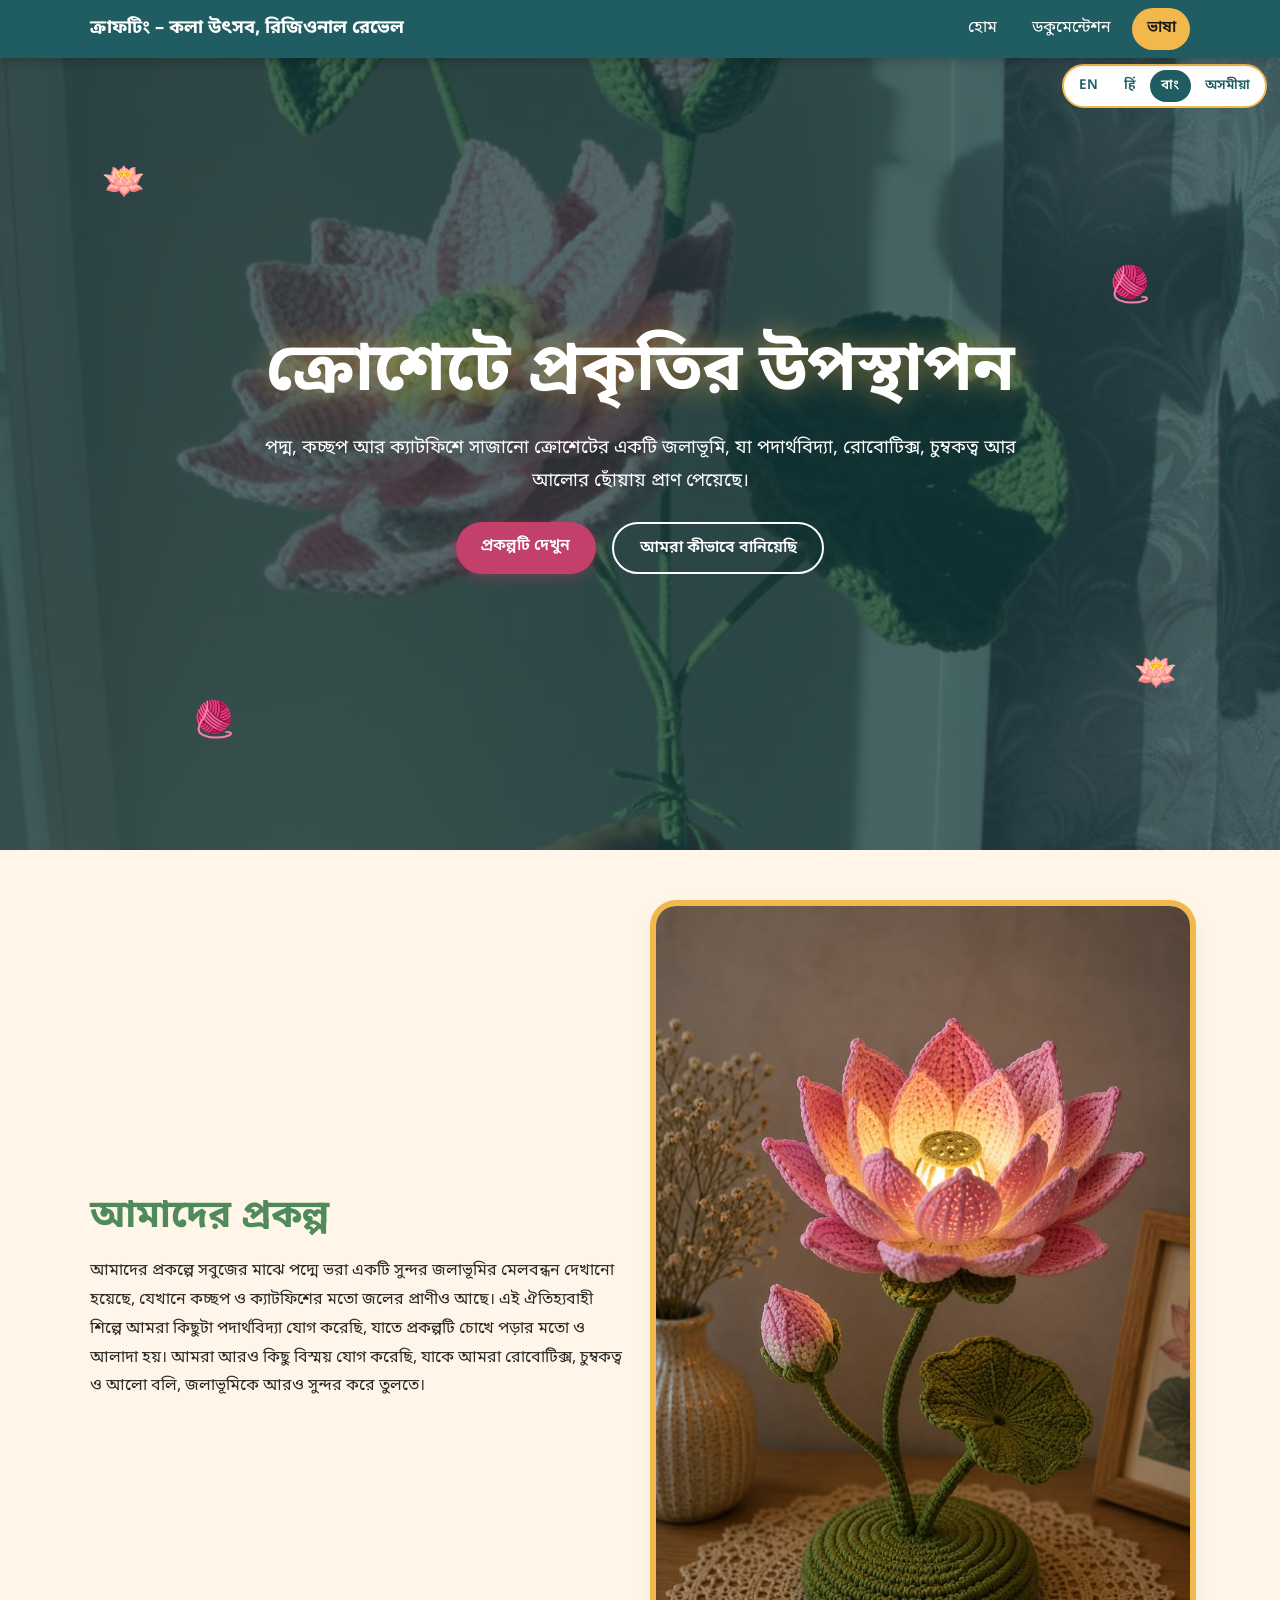
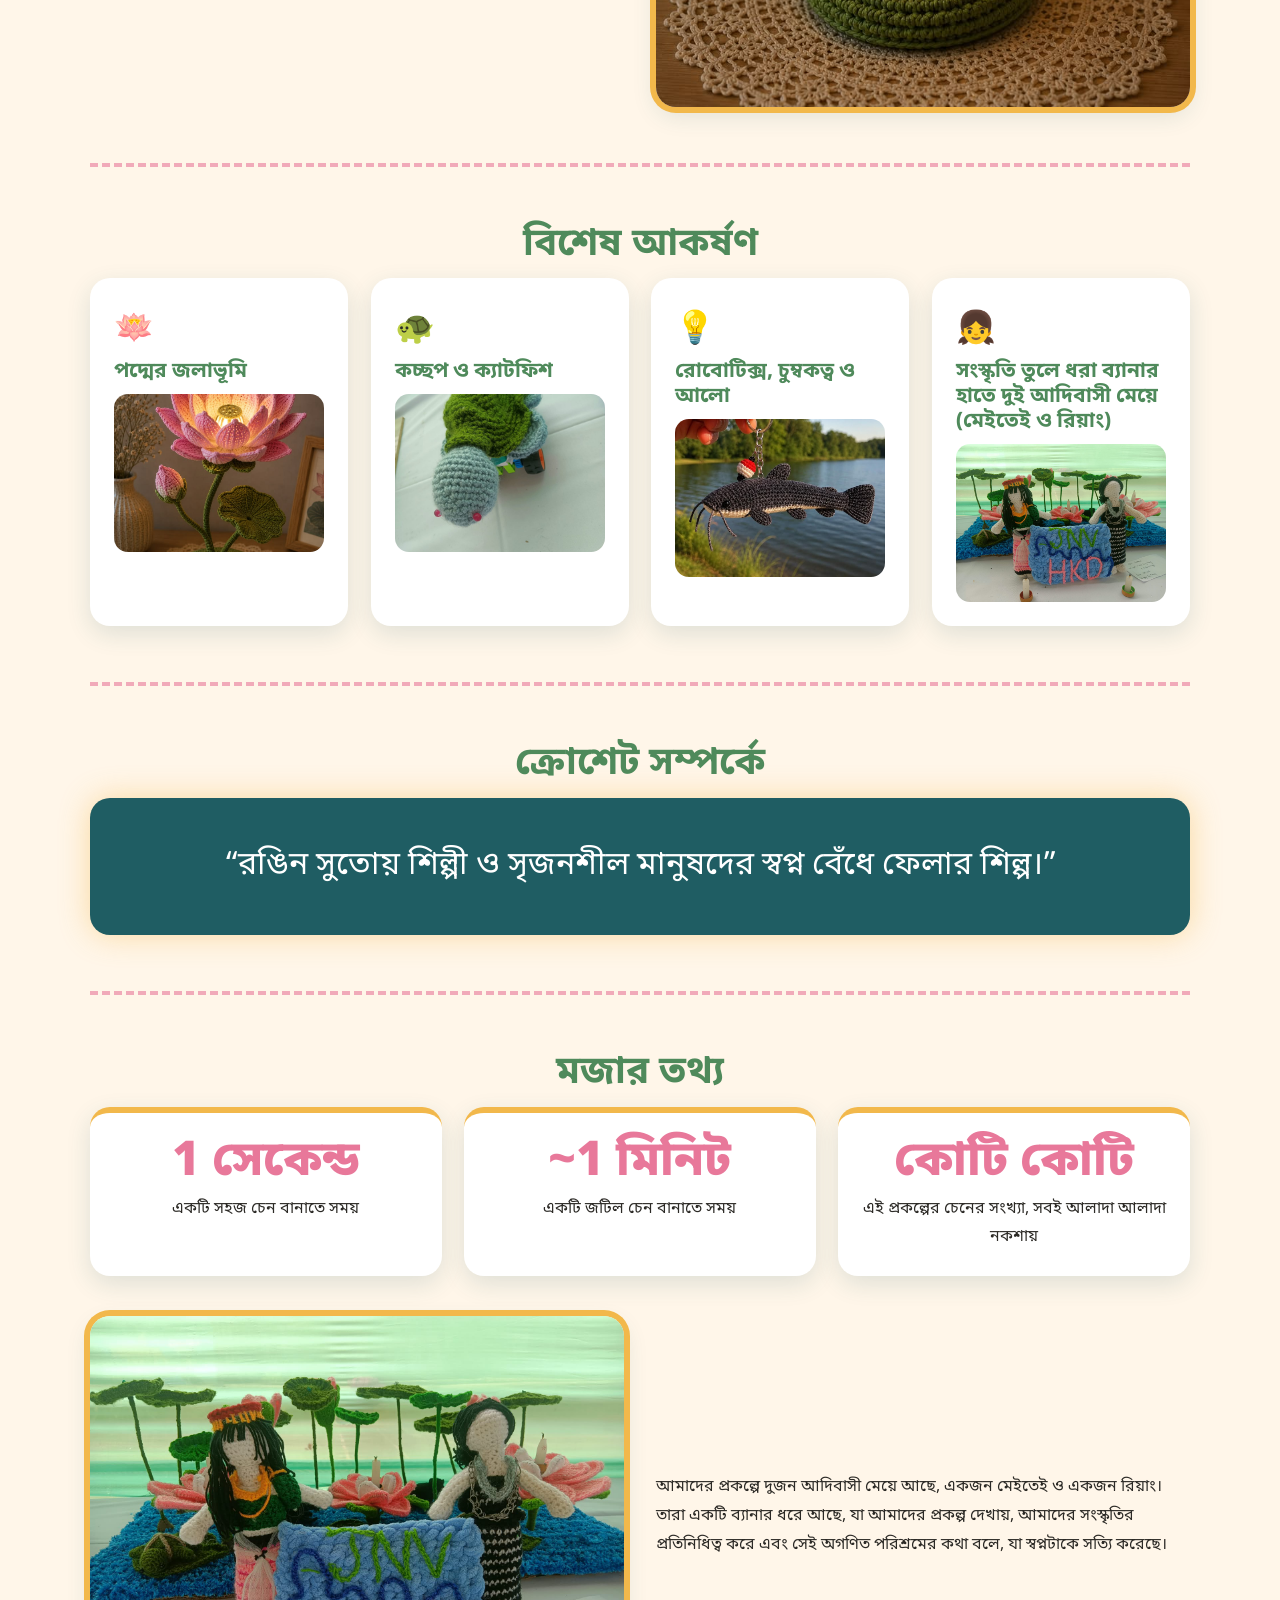
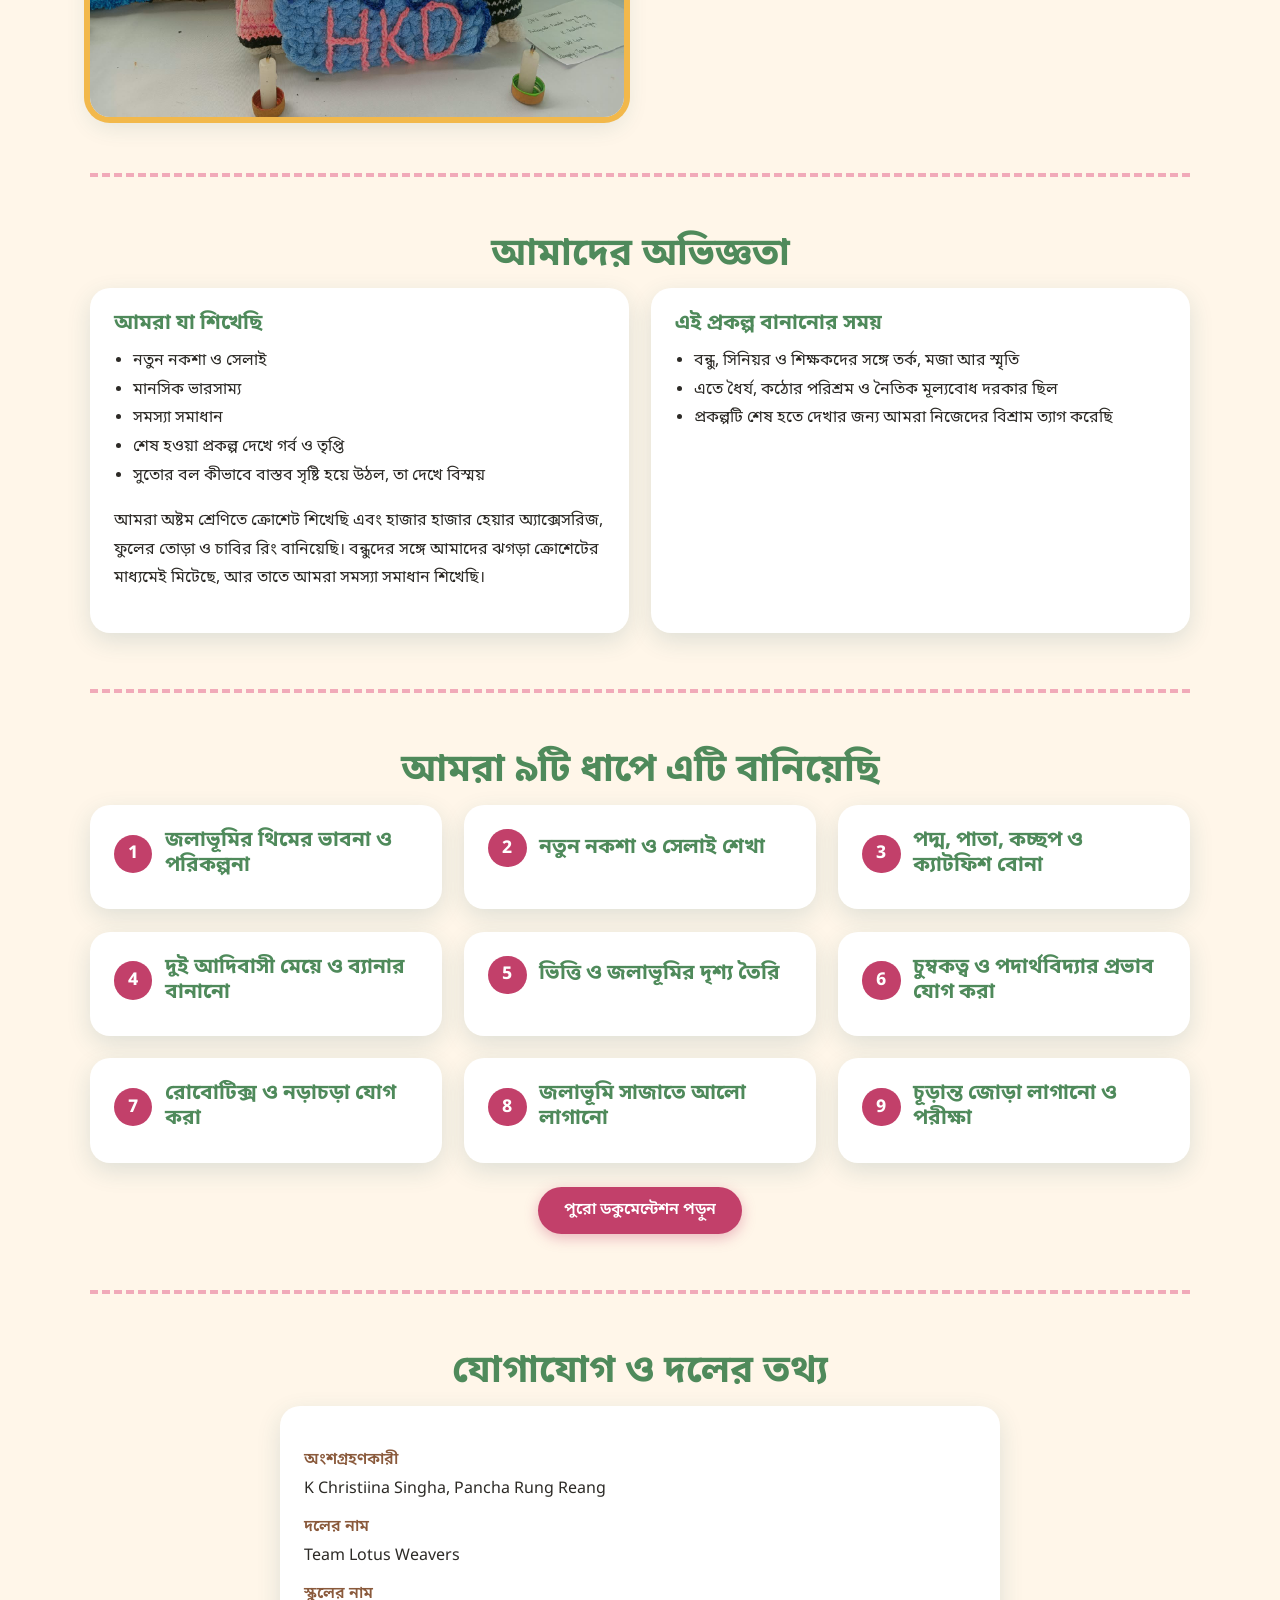
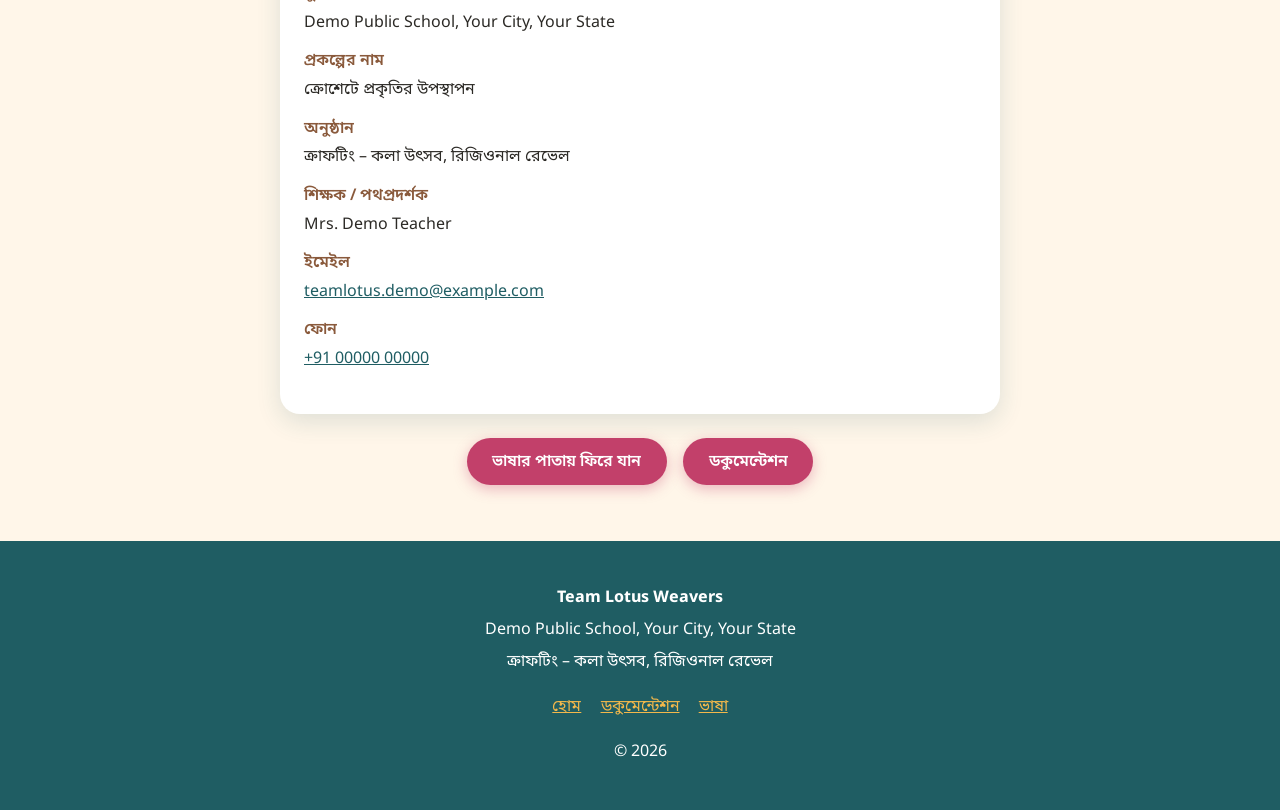
<file: lang/bn.html>
<!DOCTYPE html>
<!-- Please have a native Bengali speaker proofread the translation -->
<html lang="bn">
<head>
<meta charset="UTF-8">
<meta name="viewport" content="width=device-width, initial-scale=1">
<title>ক্রোশেটে প্রকৃতির উপস্থাপন (বাংলা) | কলা উৎসব, রিজিওনাল রেভেল</title>
<meta name="description" content="পদ্ম, কচ্ছপ আর ক্যাটফিশে সাজানো ক্রোশেটের জলাভূমি, যা পদার্থবিদ্যা, রোবোটিক্স, চুম্বকত্ব আর আলোর ছোঁয়ায় প্রাণ পেয়েছে। বাংলা সংস্করণ।">
<meta property="og:title" content="ক্রোশেটে প্রকৃতির উপস্থাপন">
<meta property="og:description" content="পদার্থবিদ্যা, রোবোটিক্স, চুম্বকত্ব আর আলোয় প্রাণ পাওয়া ক্রোশেটের জলাভূমি।">
<meta property="og:type" content="website">
<meta property="og:image" content="../images/hero-main.jpg">
<link rel="icon" href="../images/favicon.png">
<link rel="preconnect" href="https://fonts.googleapis.com">
<link rel="preconnect" href="https://fonts.gstatic.com" crossorigin>
<link href="https://fonts.googleapis.com/css2?family=Baloo+2:wght@500;700;800&family=Noto+Sans+Bengali:wght@400;600;700&family=Noto+Sans+Devanagari:wght@400;600;700&family=Poppins:wght@400;600&display=swap" rel="stylesheet">
<link rel="stylesheet" href="../css/style.css">
</head>
<body>

<!-- ================= NAVBAR (links adjusted for the /lang/ folder) ================= -->
<header class="site-header">
  <nav class="nav container" aria-label="প্রধান মেনু">
    <a class="brand" href="../index.html">ক্রাফটিং – কলা উৎসব, রিজিওনাল রেভেল</a>
    <button class="nav-toggle" aria-label="মেনু খুলুন বা বন্ধ করুন" aria-expanded="false">&#9776;</button>
    <ul class="nav-links">
      <li><a href="../index.html">হোম</a></li>
      <li><a href="../documentation.html">ডকুমেন্টেশন</a></li>
      <li><a href="../languages.html" aria-current="page">ভাষা</a></li>
    </ul>
  </nav>
</header>

<!-- ================= LANGUAGE SWITCHER (fixed, top corner) ================= -->
<nav class="lang-switch" aria-label="ভাষা বেছে নিন">
  <a href="en.html" lang="en">EN</a>
  <a href="hi.html" lang="hi">हिं</a>
  <a href="bn.html" lang="bn" aria-current="true">বাং</a>
  <a href="as.html" lang="as">অসমীয়া</a>
</nav>

<main>
<!-- ================= 1. HERO ================= -->
<section class="hero">
  <!-- REPLACE IMAGE: put your photo in /images with this same file name -->
  <img src="../images/hero-main.jpg" alt="কচ্ছপ ও ক্যাটফিশসহ ক্রোশেটের পদ্মের জলাভূমি">
  <span class="float" style="top:12%;left:8%" aria-hidden="true">🪷</span>
  <span class="float" style="top:25%;right:10%;animation-delay:-2s" aria-hidden="true">🧶</span>
  <span class="float" style="bottom:12%;left:15%;animation-delay:-4s" aria-hidden="true">🧶</span>
  <span class="float" style="bottom:18%;right:8%;animation-delay:-1s" aria-hidden="true">🪷</span>
  <div class="container">
    <h1>ক্রোশেটে প্রকৃতির উপস্থাপন</h1>
    <p>পদ্ম, কচ্ছপ আর ক্যাটফিশে সাজানো ক্রোশেটের একটি জলাভূমি, যা পদার্থবিদ্যা, রোবোটিক্স, চুম্বকত্ব আর আলোর ছোঁয়ায় প্রাণ পেয়েছে।</p>
    <div class="btn-row">
      <a class="btn" href="#about">প্রকল্পটি দেখুন</a>
      <a class="btn alt" href="../documentation.html">আমরা কীভাবে বানিয়েছি</a>
    </div>
  </div>
</section>

<!-- ================= 2. ABOUT OUR PROJECT ================= -->
<section id="about">
  <div class="container two-col">
    <div class="reveal">
      <h2>আমাদের প্রকল্প</h2>
      <p>আমাদের প্রকল্পে সবুজের মাঝে পদ্মে ভরা একটি সুন্দর জলাভূমির মেলবন্ধন দেখানো হয়েছে, যেখানে কচ্ছপ ও ক্যাটফিশের মতো জলের প্রাণীও আছে। এই ঐতিহ্যবাহী শিল্পে আমরা কিছুটা পদার্থবিদ্যা যোগ করেছি, যাতে প্রকল্পটি চোখে পড়ার মতো ও আলাদা হয়। আমরা আরও কিছু বিস্ময় যোগ করেছি, যাকে আমরা রোবোটিক্স, চুম্বকত্ব ও আলো বলি, জলাভূমিকে আরও সুন্দর করে তুলতে।</p>
    </div>
    <div class="reveal">
      <!-- REPLACE IMAGE: put your photo in /images with this same file name -->
      <img class="round-img" src="../images/lotus-closeup.jpg" alt="ক্রোশেটের পদ্মের কাছ থেকে তোলা ছবি" loading="lazy">
    </div>
  </div>
</section>
<hr class="stitch">

<!-- ================= 3. HIGHLIGHTS ================= -->
<section>
  <div class="container">
    <h2 class="center reveal">বিশেষ আকর্ষণ</h2>
    <div class="grid g4">
      <article class="card reveal">
        <div class="icon" aria-hidden="true">🪷</div>
        <h3>পদ্মের জলাভূমি</h3>
        <!-- REPLACE IMAGE: put your photo in /images with this same file name -->
        <img src="../images/lotus-closeup.jpg" alt="ক্রোশেটের পদ্মের জলাভূমি" loading="lazy">
      </article>
      <article class="card reveal">
        <div class="icon" aria-hidden="true">🐢</div>
        <h3>কচ্ছপ ও ক্যাটফিশ</h3>
        <!-- REPLACE IMAGE: put your photo in /images with this same file name -->
        <img src="../images/turtle.jpg" alt="ক্রোশেটের কচ্ছপ" loading="lazy">
      </article>
      <article class="card reveal">
        <div class="icon" aria-hidden="true">💡</div>
        <h3>রোবোটিক্স, চুম্বকত্ব ও আলো</h3>
        <!-- REPLACE IMAGE: put your photo in /images with this same file name -->
        <img src="../images/lights-robotics.jpg" alt="ক্রোশেটের জলাভূমির ভেতরে আলো ও রোবোটিক্স" loading="lazy">
      </article>
      <article class="card reveal">
        <div class="icon" aria-hidden="true">👧</div>
        <h3>সংস্কৃতি তুলে ধরা ব্যানার হাতে দুই আদিবাসী মেয়ে (মেইতেই ও রিয়াং)</h3>
        <!-- REPLACE IMAGE: put your photo in /images with this same file name -->
        <img src="../images/tribal-girls-banner.jpg" alt="প্রকল্পের ব্যানার হাতে দুই আদিবাসী মেয়ে" loading="lazy">
      </article>
    </div>
  </div>
</section>
<hr class="stitch">

<!-- ================= 4. ABOUT CROCHET ================= -->
<section>
  <div class="container center reveal">
    <h2>ক্রোশেট সম্পর্কে</h2>
    <blockquote class="quote">“রঙিন সুতোয় শিল্পী ও সৃজনশীল মানুষদের স্বপ্ন বেঁধে ফেলার শিল্প।”</blockquote>
  </div>
</section>
<hr class="stitch">

<!-- ================= 5. FUN FACTS ================= -->
<section>
  <div class="container">
    <h2 class="center reveal">মজার তথ্য</h2>
    <div class="grid g3">
      <div class="card fact reveal"><div class="num"><span class="count" data-target="1">1</span> সেকেন্ড</div><p>একটি সহজ চেন বানাতে সময়</p></div>
      <div class="card fact reveal"><div class="num"><span class="count" data-target="1" data-prefix="~">~1</span> মিনিট</div><p>একটি জটিল চেন বানাতে সময়</p></div>
      <div class="card fact reveal"><div class="num">কোটি কোটি</div><p>এই প্রকল্পের চেনের সংখ্যা, সবই আলাদা আলাদা নকশায়</p></div>
    </div>
    <div class="two-col" style="margin-top:2.5rem">
      <!-- REPLACE IMAGE: put your photo in /images with this same file name -->
      <img class="round-img reveal" src="../images/tribal-girls-banner.jpg" alt="ব্যানার হাতে মেইতেই ও রিয়াং মেয়েরা" loading="lazy">
      <p class="reveal">আমাদের প্রকল্পে দুজন আদিবাসী মেয়ে আছে, একজন মেইতেই ও একজন রিয়াং। তারা একটি ব্যানার ধরে আছে, যা আমাদের প্রকল্প দেখায়, আমাদের সংস্কৃতির প্রতিনিধিত্ব করে এবং সেই অগণিত পরিশ্রমের কথা বলে, যা স্বপ্নটাকে সত্যি করেছে।</p>
    </div>
  </div>
</section>
<hr class="stitch">

<!-- ================= 6. OUR EXPERIENCE ================= -->
<section>
  <div class="container">
    <h2 class="center reveal">আমাদের অভিজ্ঞতা</h2>
    <div class="grid g2">
      <article class="card reveal">
        <h3>আমরা যা শিখেছি</h3>
        <ul class="list">
          <li>নতুন নকশা ও সেলাই</li>
          <li>মানসিক ভারসাম্য</li>
          <li>সমস্যা সমাধান</li>
          <li>শেষ হওয়া প্রকল্প দেখে গর্ব ও তৃপ্তি</li>
          <li>সুতোর বল কীভাবে বাস্তব সৃষ্টি হয়ে উঠল, তা দেখে বিস্ময়</li>
        </ul>
        <p>আমরা অষ্টম শ্রেণিতে ক্রোশেট শিখেছি এবং হাজার হাজার হেয়ার অ্যাক্সেসরিজ, ফুলের তোড়া ও চাবির রিং বানিয়েছি। বন্ধুদের সঙ্গে আমাদের ঝগড়া ক্রোশেটের মাধ্যমেই মিটেছে, আর তাতে আমরা সমস্যা সমাধান শিখেছি।</p>
      </article>
      <article class="card reveal">
        <h3>এই প্রকল্প বানানোর সময়</h3>
        <ul class="list">
          <li>বন্ধু, সিনিয়র ও শিক্ষকদের সঙ্গে তর্ক, মজা আর স্মৃতি</li>
          <li>এতে ধৈর্য, কঠোর পরিশ্রম ও নৈতিক মূল্যবোধ দরকার ছিল</li>
          <li>প্রকল্পটি শেষ হতে দেখার জন্য আমরা নিজেদের বিশ্রাম ত্যাগ করেছি</li>
        </ul>
      </article>
    </div>
  </div>
</section>
<hr class="stitch">

<!-- ================= 7. HOW WE MADE IT (9-step summary) ================= -->
<section>
  <div class="container">
    <h2 class="center reveal">আমরা ৯টি ধাপে এটি বানিয়েছি</h2>
    <div class="grid g3">
      <article class="card reveal"><div class="step-head"><span class="step-num">1</span><h3>জলাভূমির থিমের ভাবনা ও পরিকল্পনা</h3></div></article>
      <article class="card reveal"><div class="step-head"><span class="step-num">2</span><h3>নতুন নকশা ও সেলাই শেখা</h3></div></article>
      <article class="card reveal"><div class="step-head"><span class="step-num">3</span><h3>পদ্ম, পাতা, কচ্ছপ ও ক্যাটফিশ বোনা</h3></div></article>
      <article class="card reveal"><div class="step-head"><span class="step-num">4</span><h3>দুই আদিবাসী মেয়ে ও ব্যানার বানানো</h3></div></article>
      <article class="card reveal"><div class="step-head"><span class="step-num">5</span><h3>ভিত্তি ও জলাভূমির দৃশ্য তৈরি</h3></div></article>
      <article class="card reveal"><div class="step-head"><span class="step-num">6</span><h3>চুম্বকত্ব ও পদার্থবিদ্যার প্রভাব যোগ করা</h3></div></article>
      <article class="card reveal"><div class="step-head"><span class="step-num">7</span><h3>রোবোটিক্স ও নড়াচড়া যোগ করা</h3></div></article>
      <article class="card reveal"><div class="step-head"><span class="step-num">8</span><h3>জলাভূমি সাজাতে আলো লাগানো</h3></div></article>
      <article class="card reveal"><div class="step-head"><span class="step-num">9</span><h3>চূড়ান্ত জোড়া লাগানো ও পরীক্ষা</h3></div></article>
    </div>
    <div class="btn-row"><a class="btn" href="../documentation.html">পুরো ডকুমেন্টেশন পড়ুন</a></div>
  </div>
</section>
<hr class="stitch">

<!-- ================= 8. CONTACT & TEAM INFO ================= -->
<section id="contact">
  <div class="container" style="max-width:720px">
    <h2 class="center reveal">যোগাযোগ ও দলের তথ্য</h2>
    <div class="card reveal">
      <dl class="info">
        <dt>অংশগ্রহণকারী</dt><dd>K Christiina Singha, Pancha Rung Reang</dd>
        <dt>দলের নাম</dt>
        <!-- CHANGE THIS: your real team name -->
        <dd>Team Lotus Weavers</dd>
        <dt>স্কুলের নাম</dt>
        <!-- CHANGE THIS: your real school name, city and state -->
        <dd>Demo Public School, Your City, Your State</dd>
        <dt>প্রকল্পের নাম</dt><dd>ক্রোশেটে প্রকৃতির উপস্থাপন</dd>
        <dt>অনুষ্ঠান</dt><dd>ক্রাফটিং – কলা উৎসব, রিজিওনাল রেভেল</dd>
        <dt>শিক্ষক / পথপ্রদর্শক</dt>
        <!-- CHANGE THIS: your real teacher or guide -->
        <dd>Mrs. Demo Teacher</dd>
        <dt>ইমেইল</dt>
        <!-- CHANGE THIS: your real email (change both the link and the text) -->
        <dd><a href="mailto:teamlotus.demo@example.com">teamlotus.demo@example.com</a></dd>
        <dt>ফোন</dt>
        <!-- CHANGE THIS: your real phone (change both the link and the text) -->
        <dd><a href="tel:+910000000000">+91 00000 00000</a></dd>
      </dl>
    </div>
    <div class="btn-row">
      <a class="btn" href="../languages.html">ভাষার পাতায় ফিরে যান</a>
      <a class="btn" href="../documentation.html">ডকুমেন্টেশন</a>
    </div>
  </div>
</section>
</main>

<!-- ================= FOOTER (links adjusted for the /lang/ folder) ================= -->
<footer class="site-footer">
  <div class="container">
    <!-- CHANGE THIS: your real team name -->
    <p><strong>Team Lotus Weavers</strong></p>
    <!-- CHANGE THIS: your real school name, city and state -->
    <p>Demo Public School, Your City, Your State</p>
    <p>ক্রাফটিং – কলা উৎসব, রিজিওনাল রেভেল</p>
    <ul>
      <li><a href="../index.html">হোম</a></li>
      <li><a href="../documentation.html">ডকুমেন্টেশন</a></li>
      <li><a href="../languages.html">ভাষা</a></li>
    </ul>
    <p>© 2026</p>
  </div>
</footer>

<script src="../js/main.js"></script>
</body>
</html>
</file>
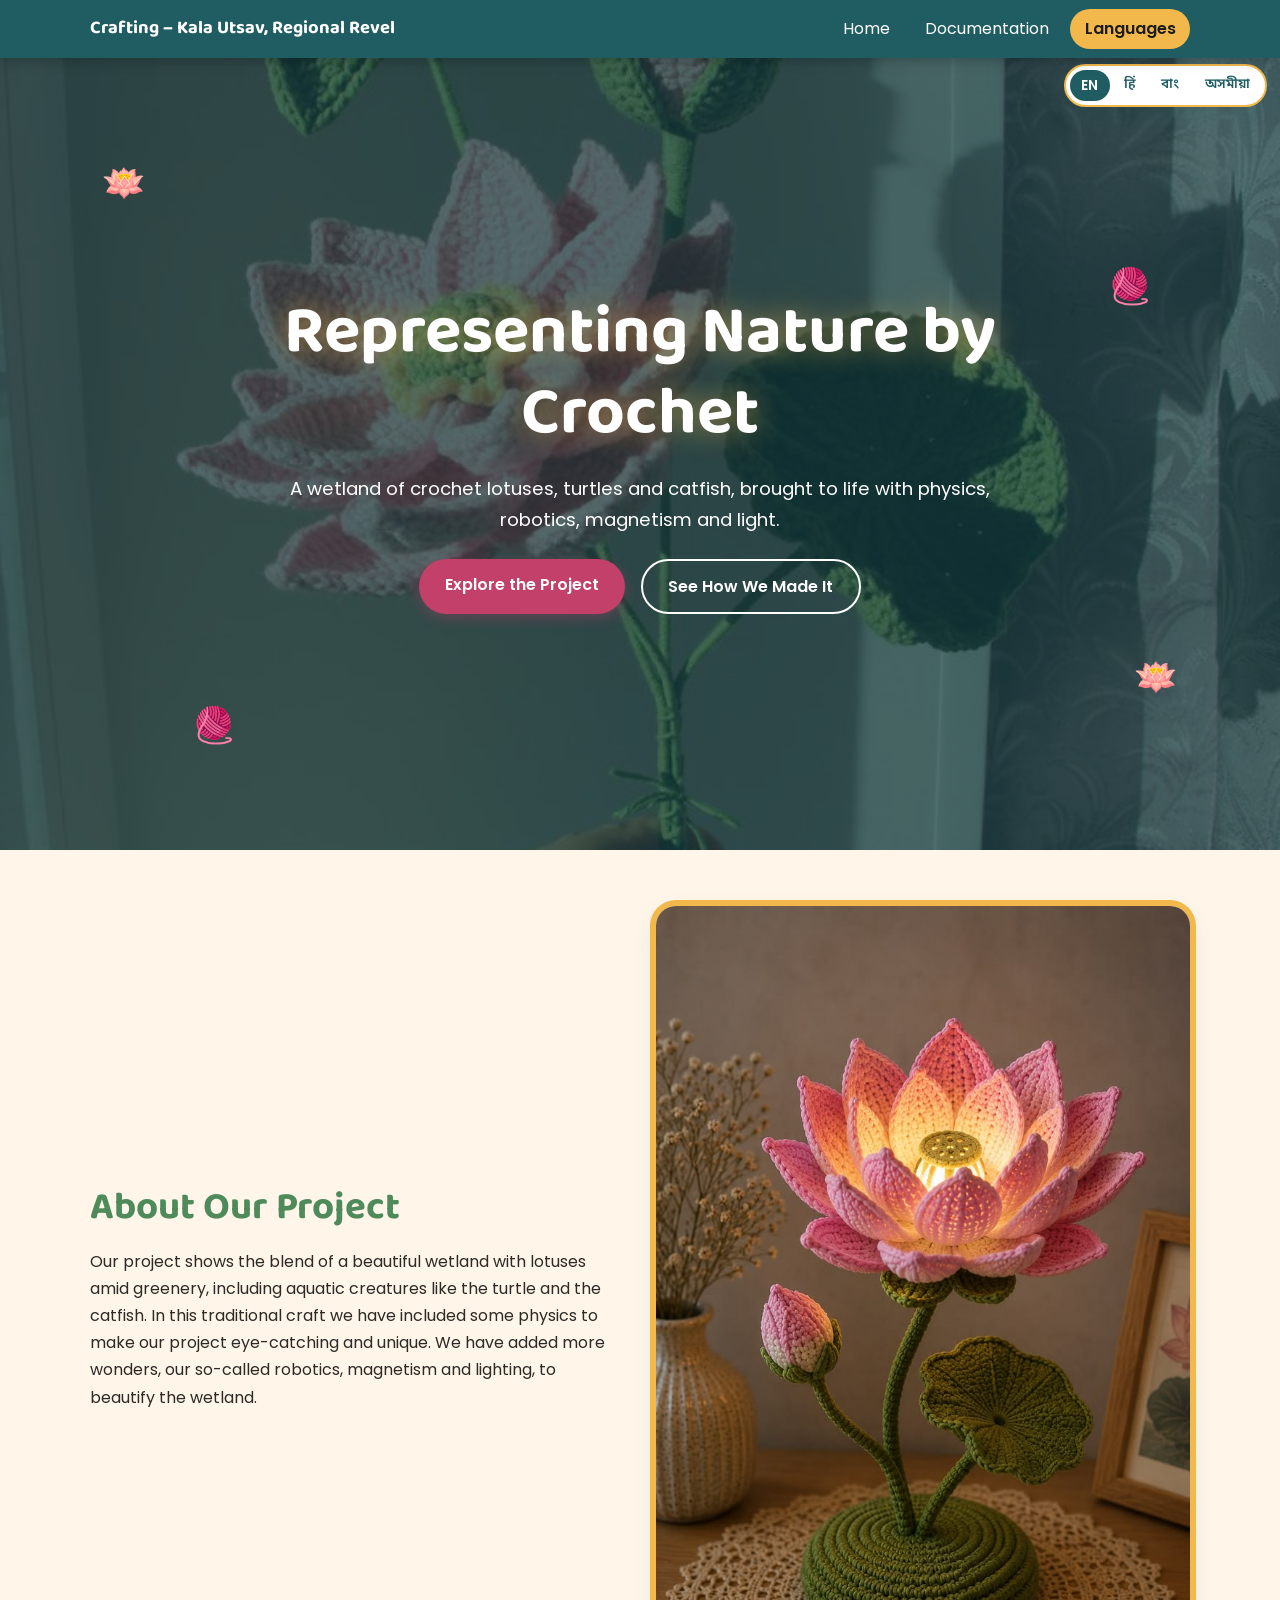
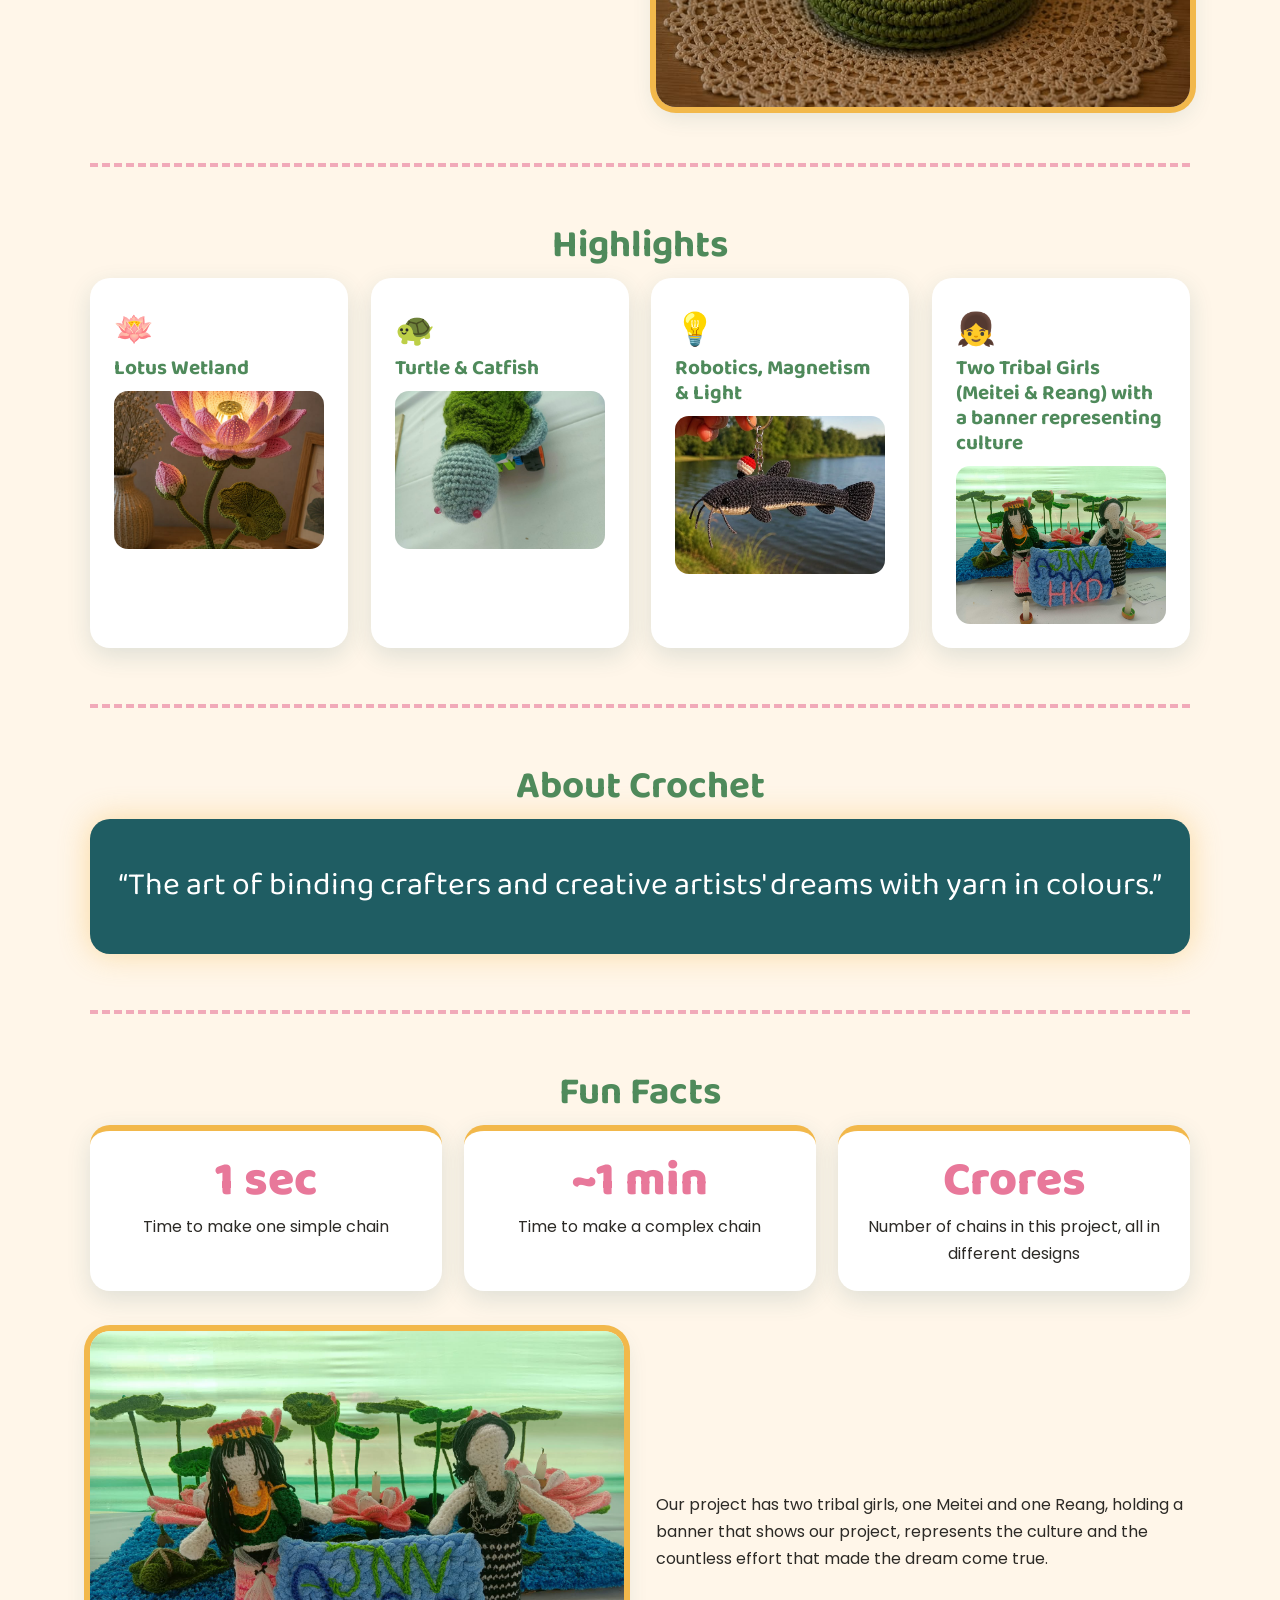
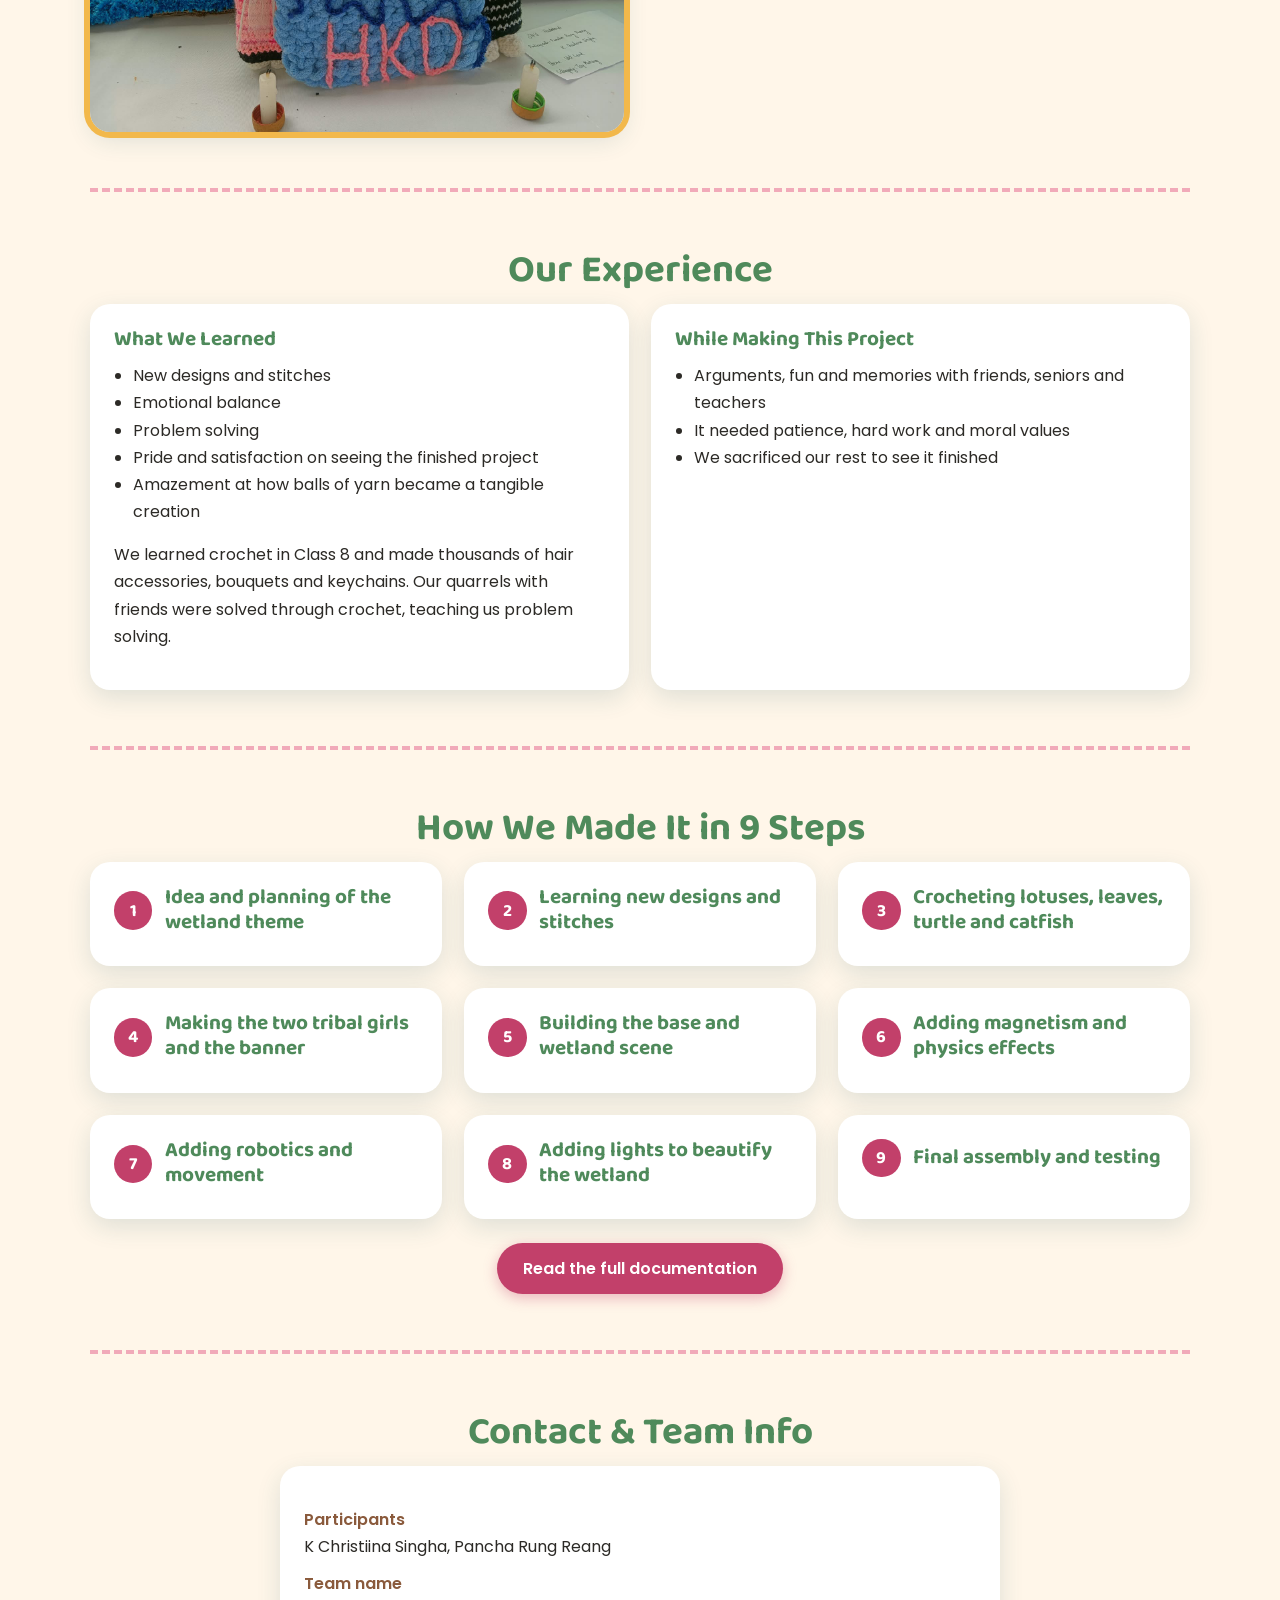
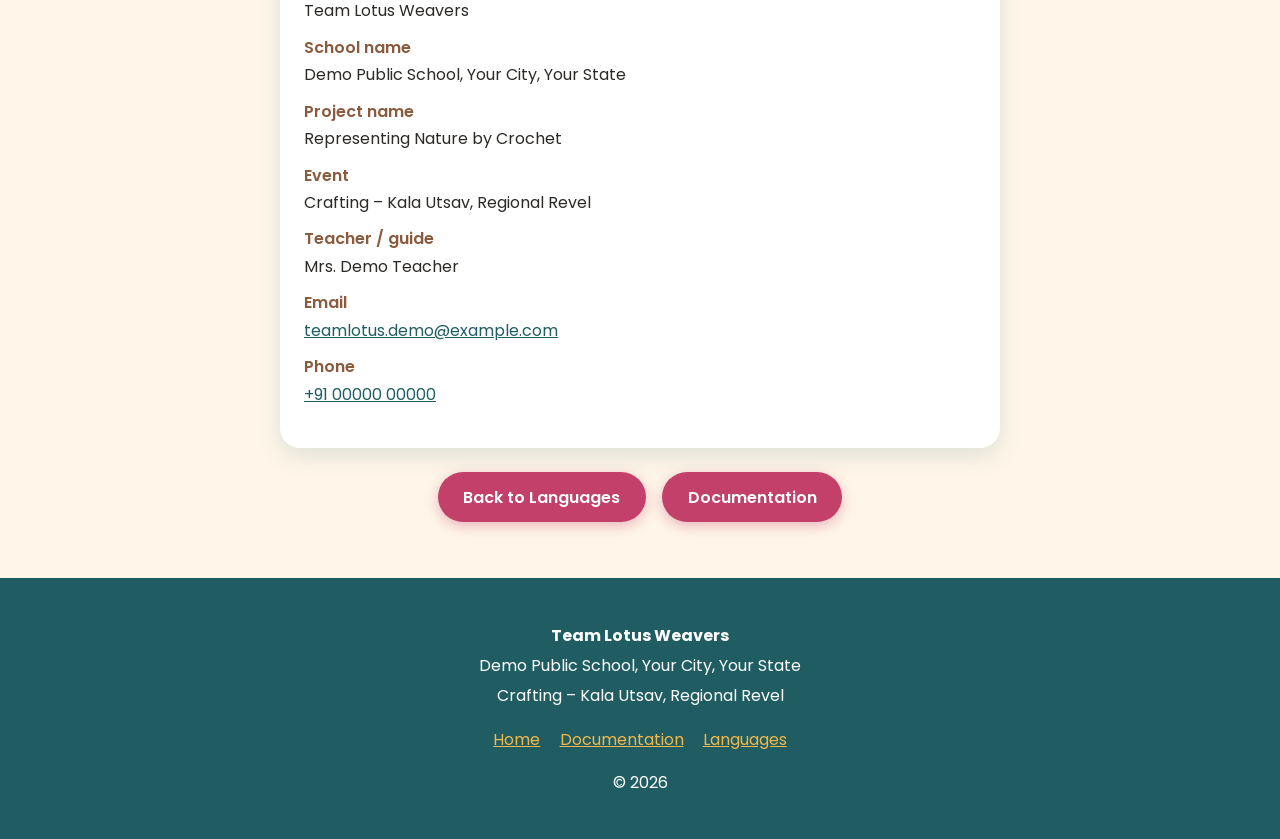
<file: lang/en.html>
<!DOCTYPE html>
<html lang="en">
<head>
<meta charset="UTF-8">
<meta name="viewport" content="width=device-width, initial-scale=1">
<title>Representing Nature by Crochet (English) | Kala Utsav, Regional Revel</title>
<meta name="description" content="A wetland of crochet lotuses, turtles and catfish, brought to life with physics, robotics, magnetism and light. English version.">
<meta property="og:title" content="Representing Nature by Crochet">
<meta property="og:description" content="A crochet wetland brought to life with physics, robotics, magnetism and light.">
<meta property="og:type" content="website">
<meta property="og:image" content="../images/hero-main.jpg">
<link rel="icon" href="../images/favicon.png">
<link rel="preconnect" href="https://fonts.googleapis.com">
<link rel="preconnect" href="https://fonts.gstatic.com" crossorigin>
<link href="https://fonts.googleapis.com/css2?family=Baloo+2:wght@500;700;800&family=Noto+Sans+Bengali:wght@400;600;700&family=Noto+Sans+Devanagari:wght@400;600;700&family=Poppins:wght@400;600&display=swap" rel="stylesheet">
<link rel="stylesheet" href="../css/style.css">
</head>
<body>

<!-- ================= NAVBAR (links adjusted for the /lang/ folder) ================= -->
<header class="site-header">
  <nav class="nav container" aria-label="Main">
    <a class="brand" href="../index.html">Crafting – Kala Utsav, Regional Revel</a>
    <button class="nav-toggle" aria-label="Toggle menu" aria-expanded="false">&#9776;</button>
    <ul class="nav-links">
      <li><a href="../index.html">Home</a></li>
      <li><a href="../documentation.html">Documentation</a></li>
      <!-- Language pages sit under "Languages", so it is highlighted here -->
      <li><a href="../languages.html" aria-current="page">Languages</a></li>
    </ul>
  </nav>
</header>

<!-- ================= LANGUAGE SWITCHER (fixed, top corner) ================= -->
<nav class="lang-switch" aria-label="Choose language">
  <a href="en.html" lang="en" aria-current="true">EN</a>
  <a href="hi.html" lang="hi">हिं</a>
  <a href="bn.html" lang="bn">বাং</a>
  <a href="as.html" lang="as">অসমীয়া</a>
</nav>

<main>
<!-- ================= 1. HERO ================= -->
<section class="hero">
  <!-- REPLACE IMAGE: put your photo in /images with this same file name -->
  <img src="../images/hero-main.jpg" alt="Crochet lotus wetland with turtle and catfish">
  <span class="float" style="top:12%;left:8%" aria-hidden="true">🪷</span>
  <span class="float" style="top:25%;right:10%;animation-delay:-2s" aria-hidden="true">🧶</span>
  <span class="float" style="bottom:12%;left:15%;animation-delay:-4s" aria-hidden="true">🧶</span>
  <span class="float" style="bottom:18%;right:8%;animation-delay:-1s" aria-hidden="true">🪷</span>
  <div class="container">
    <h1>Representing Nature by Crochet</h1>
    <p>A wetland of crochet lotuses, turtles and catfish, brought to life with physics, robotics, magnetism and light.</p>
    <div class="btn-row">
      <a class="btn" href="#about">Explore the Project</a>
      <a class="btn alt" href="../documentation.html">See How We Made It</a>
    </div>
  </div>
</section>

<!-- ================= 2. ABOUT OUR PROJECT ================= -->
<section id="about">
  <div class="container two-col">
    <div class="reveal">
      <h2>About Our Project</h2>
      <p>Our project shows the blend of a beautiful wetland with lotuses amid greenery, including aquatic creatures like the turtle and the catfish. In this traditional craft we have included some physics to make our project eye-catching and unique. We have added more wonders, our so-called robotics, magnetism and lighting, to beautify the wetland.</p>
    </div>
    <div class="reveal">
      <!-- REPLACE IMAGE: put your photo in /images with this same file name -->
      <img class="round-img" src="../images/lotus-closeup.jpg" alt="Close-up of a crochet lotus" loading="lazy">
    </div>
  </div>
</section>
<hr class="stitch">

<!-- ================= 3. HIGHLIGHTS ================= -->
<section>
  <div class="container">
    <h2 class="center reveal">Highlights</h2>
    <div class="grid g4">
      <article class="card reveal">
        <div class="icon" aria-hidden="true">🪷</div>
        <h3>Lotus Wetland</h3>
        <!-- REPLACE IMAGE: put your photo in /images with this same file name -->
        <img src="../images/lotus-closeup.jpg" alt="Crochet lotus wetland" loading="lazy">
      </article>
      <article class="card reveal">
        <div class="icon" aria-hidden="true">🐢</div>
        <h3>Turtle &amp; Catfish</h3>
        <!-- REPLACE IMAGE: put your photo in /images with this same file name -->
        <img src="../images/turtle.jpg" alt="Crochet turtle" loading="lazy">
      </article>
      <article class="card reveal">
        <div class="icon" aria-hidden="true">💡</div>
        <h3>Robotics, Magnetism &amp; Light</h3>
        <!-- REPLACE IMAGE: put your photo in /images with this same file name -->
        <img src="../images/lights-robotics.jpg" alt="Lights and robotics inside the crochet wetland" loading="lazy">
      </article>
      <article class="card reveal">
        <div class="icon" aria-hidden="true">👧</div>
        <h3>Two Tribal Girls (Meitei &amp; Reang) with a banner representing culture</h3>
        <!-- REPLACE IMAGE: put your photo in /images with this same file name -->
        <img src="../images/tribal-girls-banner.jpg" alt="Two tribal girls holding a project banner" loading="lazy">
      </article>
    </div>
  </div>
</section>
<hr class="stitch">

<!-- ================= 4. ABOUT CROCHET ================= -->
<section>
  <div class="container center reveal">
    <h2>About Crochet</h2>
    <blockquote class="quote">“The art of binding crafters and creative artists' dreams with yarn in colours.”</blockquote>
  </div>
</section>
<hr class="stitch">

<!-- ================= 5. FUN FACTS ================= -->
<section>
  <div class="container">
    <h2 class="center reveal">Fun Facts</h2>
    <div class="grid g3">
      <div class="card fact reveal"><div class="num"><span class="count" data-target="1">1</span> sec</div><p>Time to make one simple chain</p></div>
      <div class="card fact reveal"><div class="num"><span class="count" data-target="1" data-prefix="~">~1</span> min</div><p>Time to make a complex chain</p></div>
      <div class="card fact reveal"><div class="num">Crores</div><p>Number of chains in this project, all in different designs</p></div>
    </div>
    <div class="two-col" style="margin-top:2.5rem">
      <!-- REPLACE IMAGE: put your photo in /images with this same file name -->
      <img class="round-img reveal" src="../images/tribal-girls-banner.jpg" alt="Meitei and Reang girls holding the project banner" loading="lazy">
      <p class="reveal">Our project has two tribal girls, one Meitei and one Reang, holding a banner that shows our project, represents the culture and the countless effort that made the dream come true.</p>
    </div>
  </div>
</section>
<hr class="stitch">

<!-- ================= 6. OUR EXPERIENCE ================= -->
<section>
  <div class="container">
    <h2 class="center reveal">Our Experience</h2>
    <div class="grid g2">
      <article class="card reveal">
        <h3>What We Learned</h3>
        <ul class="list">
          <li>New designs and stitches</li>
          <li>Emotional balance</li>
          <li>Problem solving</li>
          <li>Pride and satisfaction on seeing the finished project</li>
          <li>Amazement at how balls of yarn became a tangible creation</li>
        </ul>
        <p>We learned crochet in Class 8 and made thousands of hair accessories, bouquets and keychains. Our quarrels with friends were solved through crochet, teaching us problem solving.</p>
      </article>
      <article class="card reveal">
        <h3>While Making This Project</h3>
        <ul class="list">
          <li>Arguments, fun and memories with friends, seniors and teachers</li>
          <li>It needed patience, hard work and moral values</li>
          <li>We sacrificed our rest to see it finished</li>
        </ul>
      </article>
    </div>
  </div>
</section>
<hr class="stitch">

<!-- ================= 7. HOW WE MADE IT (9-step summary) ================= -->
<section>
  <div class="container">
    <h2 class="center reveal">How We Made It in 9 Steps</h2>
    <div class="grid g3">
      <article class="card reveal"><div class="step-head"><span class="step-num">1</span><h3>Idea and planning of the wetland theme</h3></div></article>
      <article class="card reveal"><div class="step-head"><span class="step-num">2</span><h3>Learning new designs and stitches</h3></div></article>
      <article class="card reveal"><div class="step-head"><span class="step-num">3</span><h3>Crocheting lotuses, leaves, turtle and catfish</h3></div></article>
      <article class="card reveal"><div class="step-head"><span class="step-num">4</span><h3>Making the two tribal girls and the banner</h3></div></article>
      <article class="card reveal"><div class="step-head"><span class="step-num">5</span><h3>Building the base and wetland scene</h3></div></article>
      <article class="card reveal"><div class="step-head"><span class="step-num">6</span><h3>Adding magnetism and physics effects</h3></div></article>
      <article class="card reveal"><div class="step-head"><span class="step-num">7</span><h3>Adding robotics and movement</h3></div></article>
      <article class="card reveal"><div class="step-head"><span class="step-num">8</span><h3>Adding lights to beautify the wetland</h3></div></article>
      <article class="card reveal"><div class="step-head"><span class="step-num">9</span><h3>Final assembly and testing</h3></div></article>
    </div>
    <div class="btn-row"><a class="btn" href="../documentation.html">Read the full documentation</a></div>
  </div>
</section>
<hr class="stitch">

<!-- ================= 8. CONTACT & TEAM INFO ================= -->
<section id="contact">
  <div class="container" style="max-width:720px">
    <h2 class="center reveal">Contact &amp; Team Info</h2>
    <div class="card reveal">
      <dl class="info">
        <dt>Participants</dt><dd>K Christiina Singha, Pancha Rung Reang</dd>
        <dt>Team name</dt>
        <!-- CHANGE THIS: your real team name -->
        <dd>Team Lotus Weavers</dd>
        <dt>School name</dt>
        <!-- CHANGE THIS: your real school name, city and state -->
        <dd>Demo Public School, Your City, Your State</dd>
        <dt>Project name</dt><dd>Representing Nature by Crochet</dd>
        <dt>Event</dt><dd>Crafting – Kala Utsav, Regional Revel</dd>
        <dt>Teacher / guide</dt>
        <!-- CHANGE THIS: your real teacher or guide -->
        <dd>Mrs. Demo Teacher</dd>
        <dt>Email</dt>
        <!-- CHANGE THIS: your real email (change both the link and the text) -->
        <dd><a href="mailto:teamlotus.demo@example.com">teamlotus.demo@example.com</a></dd>
        <dt>Phone</dt>
        <!-- CHANGE THIS: your real phone (change both the link and the text) -->
        <dd><a href="tel:+910000000000">+91 00000 00000</a></dd>
      </dl>
    </div>
    <div class="btn-row">
      <a class="btn" href="../languages.html">Back to Languages</a>
      <a class="btn" href="../documentation.html">Documentation</a>
    </div>
  </div>
</section>
</main>

<!-- ================= FOOTER (links adjusted for the /lang/ folder) ================= -->
<footer class="site-footer">
  <div class="container">
    <!-- CHANGE THIS: your real team name -->
    <p><strong>Team Lotus Weavers</strong></p>
    <!-- CHANGE THIS: your real school name, city and state -->
    <p>Demo Public School, Your City, Your State</p>
    <p>Crafting – Kala Utsav, Regional Revel</p>
    <ul>
      <li><a href="../index.html">Home</a></li>
      <li><a href="../documentation.html">Documentation</a></li>
      <li><a href="../languages.html">Languages</a></li>
    </ul>
    <p>© 2026</p>
  </div>
</footer>

<script src="../js/main.js"></script>
</body>
</html>
</file>
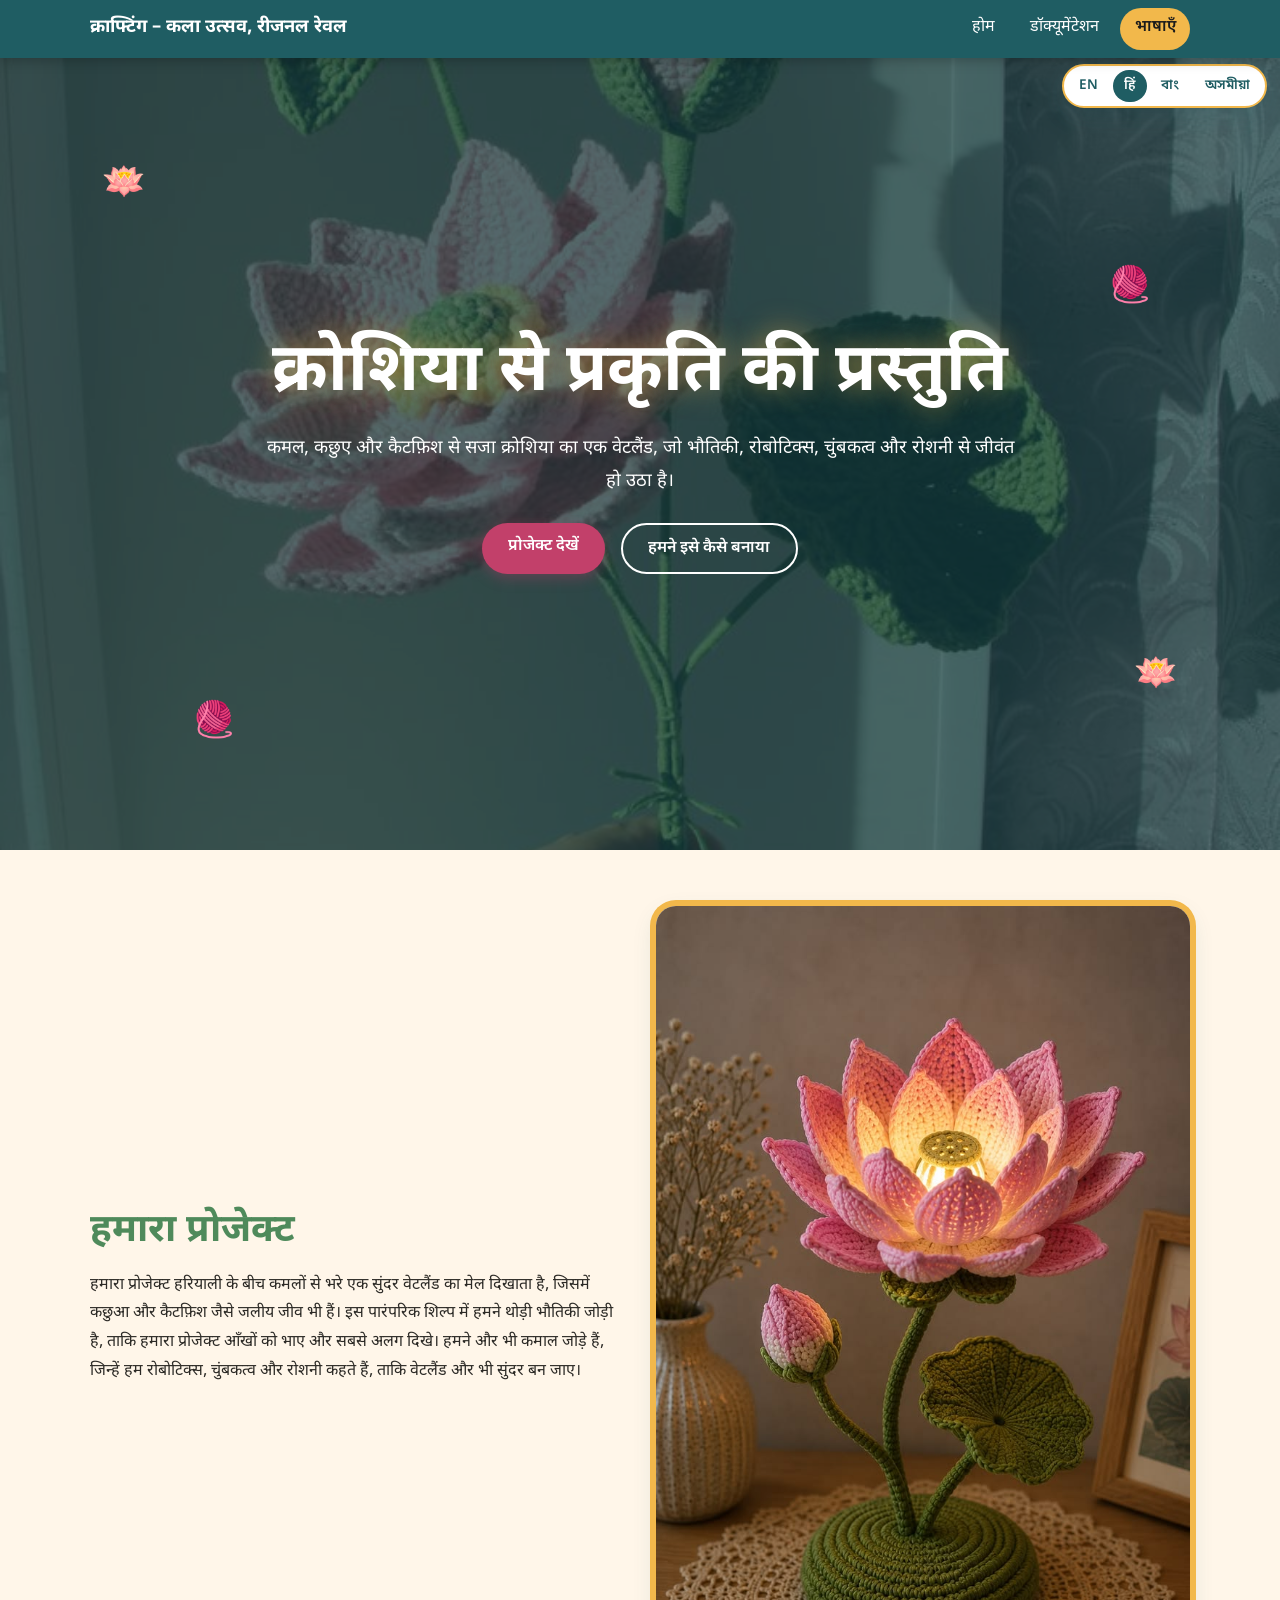
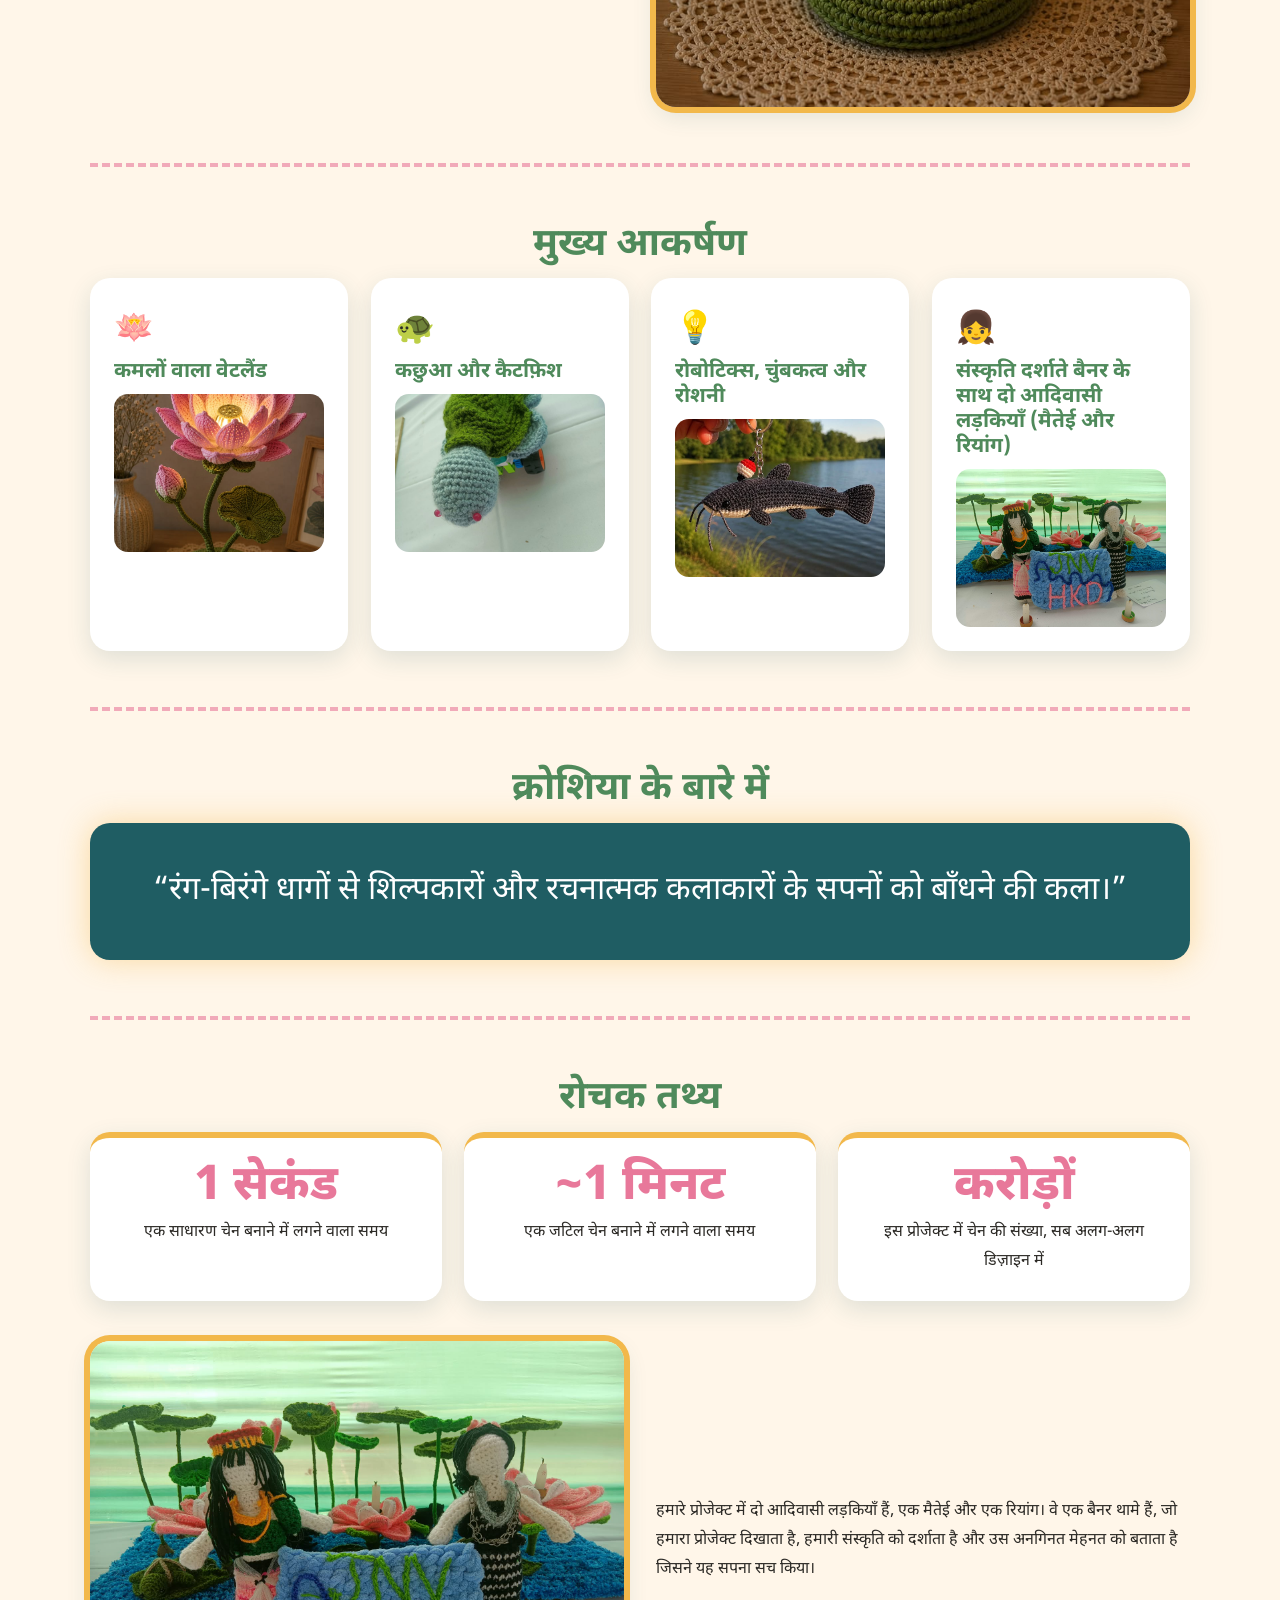
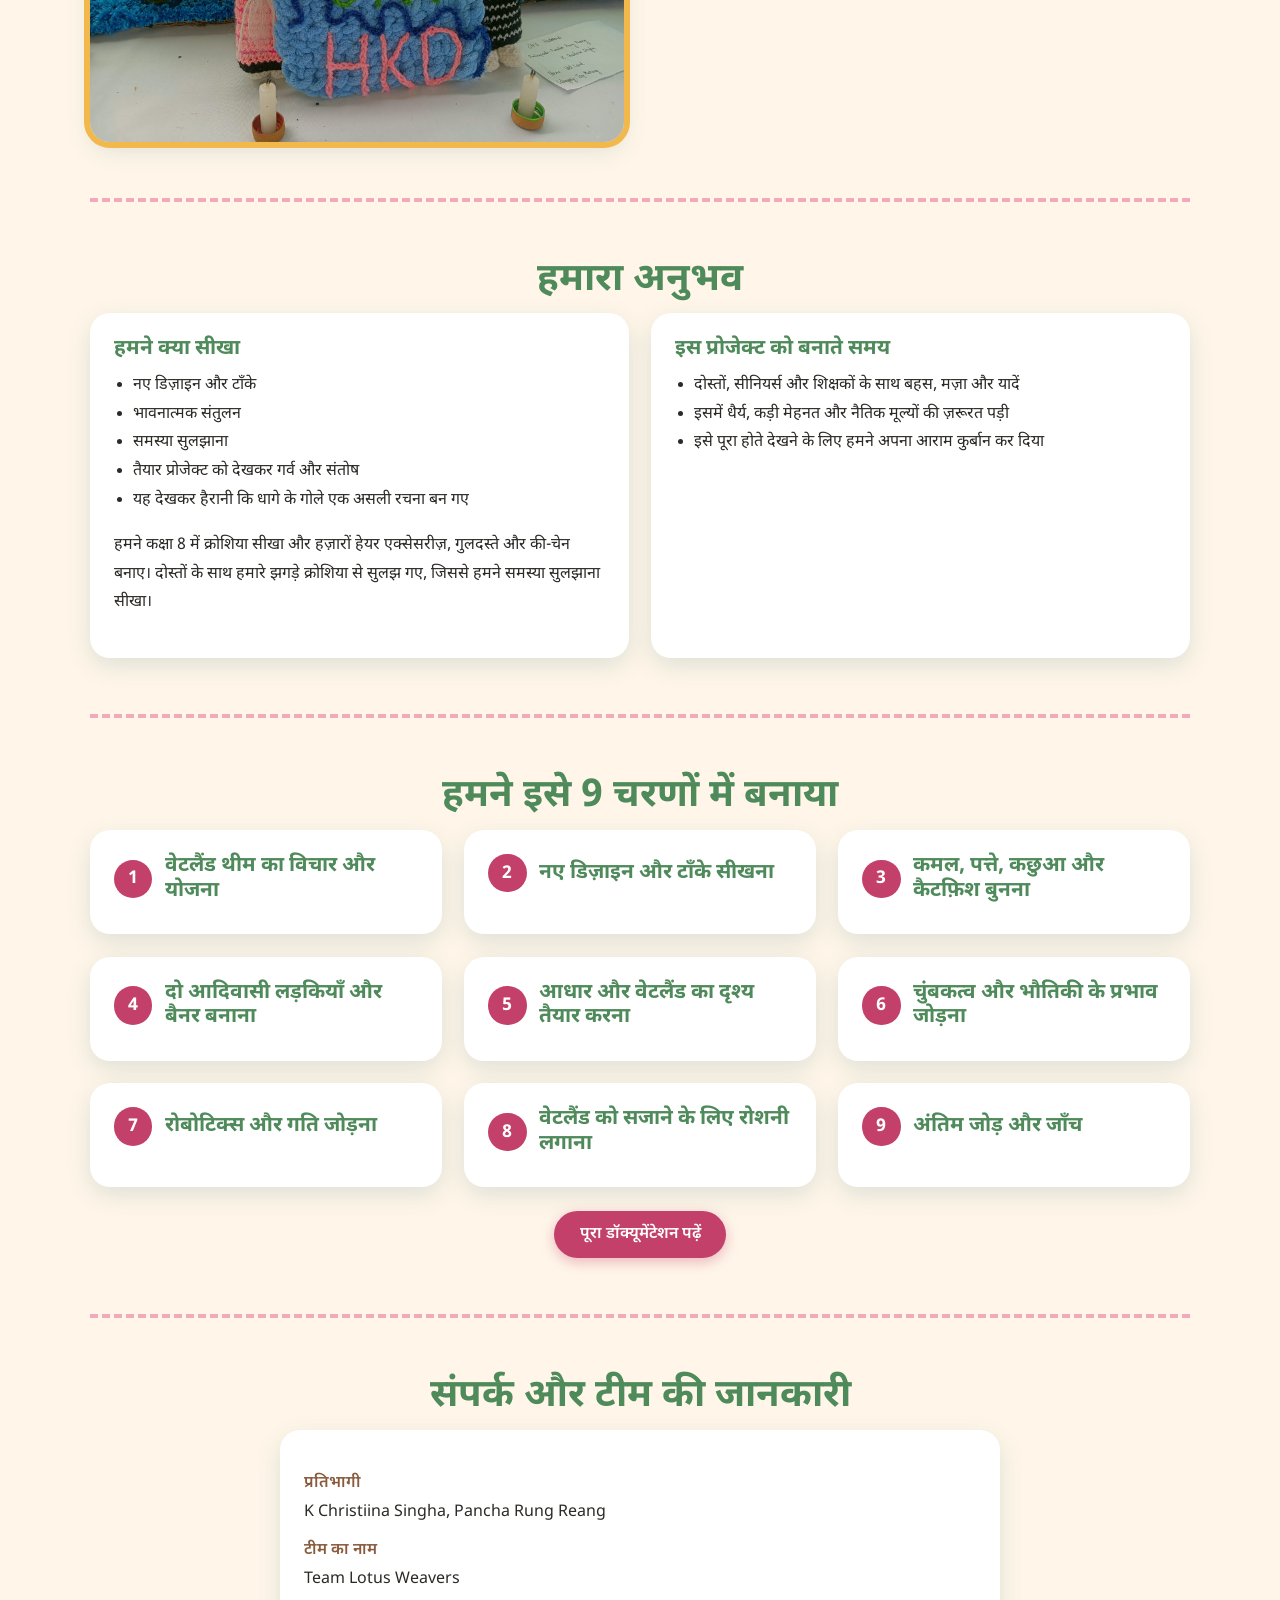
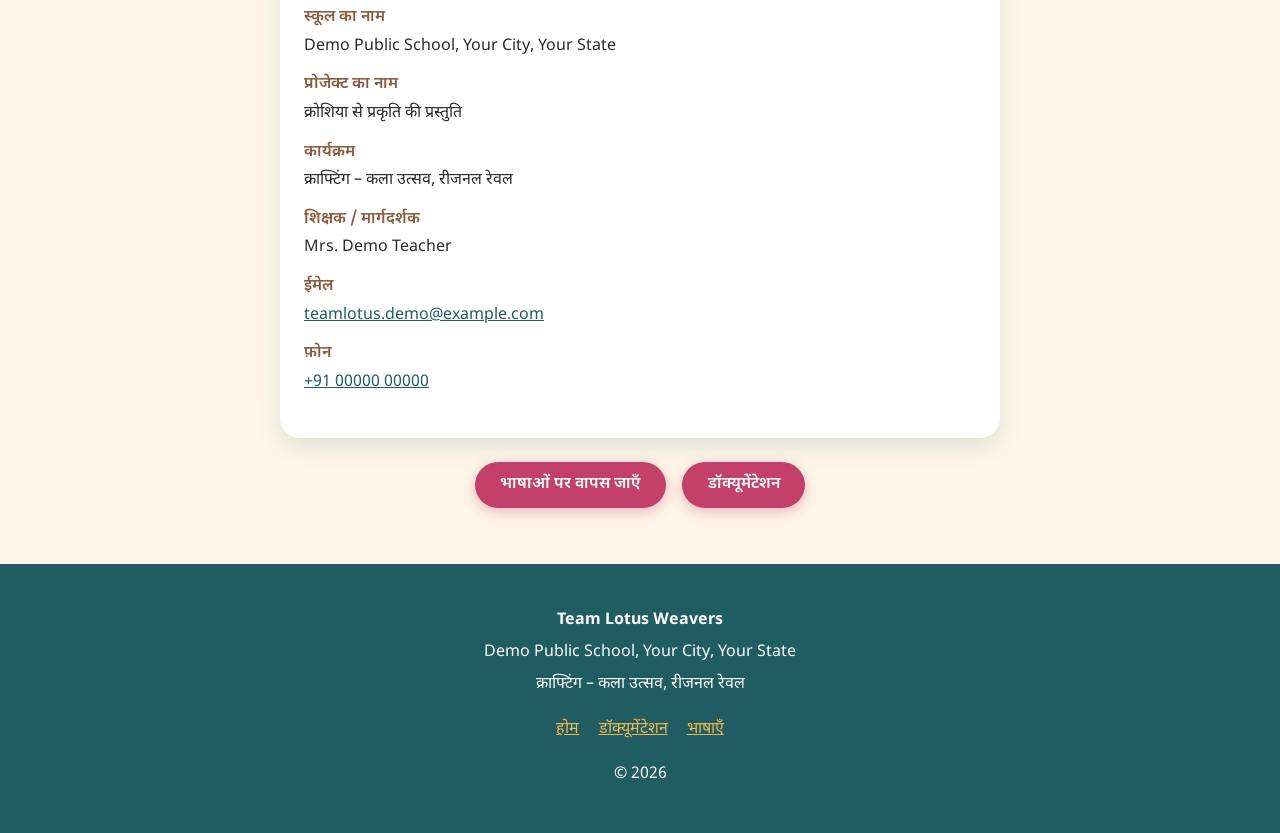
<file: lang/hi.html>
<!DOCTYPE html>
<!-- Please have a native Hindi speaker proofread the translation -->
<html lang="hi">
<head>
<meta charset="UTF-8">
<meta name="viewport" content="width=device-width, initial-scale=1">
<title>क्रोशिया से प्रकृति की प्रस्तुति (हिन्दी) | कला उत्सव, रीजनल रेवल</title>
<meta name="description" content="कमल, कछुए और कैटफ़िश से सजा क्रोशिया का वेटलैंड, जो भौतिकी, रोबोटिक्स, चुंबकत्व और रोशनी से जीवंत हो उठा है। हिन्दी संस्करण।">
<meta property="og:title" content="क्रोशिया से प्रकृति की प्रस्तुति">
<meta property="og:description" content="भौतिकी, रोबोटिक्स, चुंबकत्व और रोशनी से जीवंत क्रोशिया का वेटलैंड।">
<meta property="og:type" content="website">
<meta property="og:image" content="../images/hero-main.jpg">
<link rel="icon" href="../images/favicon.png">
<link rel="preconnect" href="https://fonts.googleapis.com">
<link rel="preconnect" href="https://fonts.gstatic.com" crossorigin>
<link href="https://fonts.googleapis.com/css2?family=Baloo+2:wght@500;700;800&family=Noto+Sans+Bengali:wght@400;600;700&family=Noto+Sans+Devanagari:wght@400;600;700&family=Poppins:wght@400;600&display=swap" rel="stylesheet">
<link rel="stylesheet" href="../css/style.css">
</head>
<body>

<!-- ================= NAVBAR (links adjusted for the /lang/ folder) ================= -->
<header class="site-header">
  <nav class="nav container" aria-label="मुख्य मेन्यू">
    <a class="brand" href="../index.html">क्राफ्टिंग – कला उत्सव, रीजनल रेवल</a>
    <button class="nav-toggle" aria-label="मेन्यू खोलें या बंद करें" aria-expanded="false">&#9776;</button>
    <ul class="nav-links">
      <li><a href="../index.html">होम</a></li>
      <li><a href="../documentation.html">डॉक्यूमेंटेशन</a></li>
      <li><a href="../languages.html" aria-current="page">भाषाएँ</a></li>
    </ul>
  </nav>
</header>

<!-- ================= LANGUAGE SWITCHER (fixed, top corner) ================= -->
<nav class="lang-switch" aria-label="भाषा चुनें">
  <a href="en.html" lang="en">EN</a>
  <a href="hi.html" lang="hi" aria-current="true">हिं</a>
  <a href="bn.html" lang="bn">বাং</a>
  <a href="as.html" lang="as">অসমীয়া</a>
</nav>

<main>
<!-- ================= 1. HERO ================= -->
<section class="hero">
  <!-- REPLACE IMAGE: put your photo in /images with this same file name -->
  <img src="../images/hero-main.jpg" alt="कछुए और कैटफ़िश के साथ क्रोशिया के कमलों का वेटलैंड">
  <span class="float" style="top:12%;left:8%" aria-hidden="true">🪷</span>
  <span class="float" style="top:25%;right:10%;animation-delay:-2s" aria-hidden="true">🧶</span>
  <span class="float" style="bottom:12%;left:15%;animation-delay:-4s" aria-hidden="true">🧶</span>
  <span class="float" style="bottom:18%;right:8%;animation-delay:-1s" aria-hidden="true">🪷</span>
  <div class="container">
    <h1>क्रोशिया से प्रकृति की प्रस्तुति</h1>
    <p>कमल, कछुए और कैटफ़िश से सजा क्रोशिया का एक वेटलैंड, जो भौतिकी, रोबोटिक्स, चुंबकत्व और रोशनी से जीवंत हो उठा है।</p>
    <div class="btn-row">
      <a class="btn" href="#about">प्रोजेक्ट देखें</a>
      <a class="btn alt" href="../documentation.html">हमने इसे कैसे बनाया</a>
    </div>
  </div>
</section>

<!-- ================= 2. ABOUT OUR PROJECT ================= -->
<section id="about">
  <div class="container two-col">
    <div class="reveal">
      <h2>हमारा प्रोजेक्ट</h2>
      <p>हमारा प्रोजेक्ट हरियाली के बीच कमलों से भरे एक सुंदर वेटलैंड का मेल दिखाता है, जिसमें कछुआ और कैटफ़िश जैसे जलीय जीव भी हैं। इस पारंपरिक शिल्प में हमने थोड़ी भौतिकी जोड़ी है, ताकि हमारा प्रोजेक्ट आँखों को भाए और सबसे अलग दिखे। हमने और भी कमाल जोड़े हैं, जिन्हें हम रोबोटिक्स, चुंबकत्व और रोशनी कहते हैं, ताकि वेटलैंड और भी सुंदर बन जाए।</p>
    </div>
    <div class="reveal">
      <!-- REPLACE IMAGE: put your photo in /images with this same file name -->
      <img class="round-img" src="../images/lotus-closeup.jpg" alt="क्रोशिया के कमल का क्लोज़-अप" loading="lazy">
    </div>
  </div>
</section>
<hr class="stitch">

<!-- ================= 3. HIGHLIGHTS ================= -->
<section>
  <div class="container">
    <h2 class="center reveal">मुख्य आकर्षण</h2>
    <div class="grid g4">
      <article class="card reveal">
        <div class="icon" aria-hidden="true">🪷</div>
        <h3>कमलों वाला वेटलैंड</h3>
        <!-- REPLACE IMAGE: put your photo in /images with this same file name -->
        <img src="../images/lotus-closeup.jpg" alt="क्रोशिया के कमलों का वेटलैंड" loading="lazy">
      </article>
      <article class="card reveal">
        <div class="icon" aria-hidden="true">🐢</div>
        <h3>कछुआ और कैटफ़िश</h3>
        <!-- REPLACE IMAGE: put your photo in /images with this same file name -->
        <img src="../images/turtle.jpg" alt="क्रोशिया का कछुआ" loading="lazy">
      </article>
      <article class="card reveal">
        <div class="icon" aria-hidden="true">💡</div>
        <h3>रोबोटिक्स, चुंबकत्व और रोशनी</h3>
        <!-- REPLACE IMAGE: put your photo in /images with this same file name -->
        <img src="../images/lights-robotics.jpg" alt="क्रोशिया के वेटलैंड के अंदर रोशनी और रोबोटिक्स" loading="lazy">
      </article>
      <article class="card reveal">
        <div class="icon" aria-hidden="true">👧</div>
        <h3>संस्कृति दर्शाते बैनर के साथ दो आदिवासी लड़कियाँ (मैतेई और रियांग)</h3>
        <!-- REPLACE IMAGE: put your photo in /images with this same file name -->
        <img src="../images/tribal-girls-banner.jpg" alt="प्रोजेक्ट का बैनर थामे दो आदिवासी लड़कियाँ" loading="lazy">
      </article>
    </div>
  </div>
</section>
<hr class="stitch">

<!-- ================= 4. ABOUT CROCHET ================= -->
<section>
  <div class="container center reveal">
    <h2>क्रोशिया के बारे में</h2>
    <blockquote class="quote">“रंग-बिरंगे धागों से शिल्पकारों और रचनात्मक कलाकारों के सपनों को बाँधने की कला।”</blockquote>
  </div>
</section>
<hr class="stitch">

<!-- ================= 5. FUN FACTS ================= -->
<section>
  <div class="container">
    <h2 class="center reveal">रोचक तथ्य</h2>
    <div class="grid g3">
      <div class="card fact reveal"><div class="num"><span class="count" data-target="1">1</span> सेकंड</div><p>एक साधारण चेन बनाने में लगने वाला समय</p></div>
      <div class="card fact reveal"><div class="num"><span class="count" data-target="1" data-prefix="~">~1</span> मिनट</div><p>एक जटिल चेन बनाने में लगने वाला समय</p></div>
      <div class="card fact reveal"><div class="num">करोड़ों</div><p>इस प्रोजेक्ट में चेन की संख्या, सब अलग-अलग डिज़ाइन में</p></div>
    </div>
    <div class="two-col" style="margin-top:2.5rem">
      <!-- REPLACE IMAGE: put your photo in /images with this same file name -->
      <img class="round-img reveal" src="../images/tribal-girls-banner.jpg" alt="बैनर थामे मैतेई और रियांग लड़कियाँ" loading="lazy">
      <p class="reveal">हमारे प्रोजेक्ट में दो आदिवासी लड़कियाँ हैं, एक मैतेई और एक रियांग। वे एक बैनर थामे हैं, जो हमारा प्रोजेक्ट दिखाता है, हमारी संस्कृति को दर्शाता है और उस अनगिनत मेहनत को बताता है जिसने यह सपना सच किया।</p>
    </div>
  </div>
</section>
<hr class="stitch">

<!-- ================= 6. OUR EXPERIENCE ================= -->
<section>
  <div class="container">
    <h2 class="center reveal">हमारा अनुभव</h2>
    <div class="grid g2">
      <article class="card reveal">
        <h3>हमने क्या सीखा</h3>
        <ul class="list">
          <li>नए डिज़ाइन और टाँके</li>
          <li>भावनात्मक संतुलन</li>
          <li>समस्या सुलझाना</li>
          <li>तैयार प्रोजेक्ट को देखकर गर्व और संतोष</li>
          <li>यह देखकर हैरानी कि धागे के गोले एक असली रचना बन गए</li>
        </ul>
        <p>हमने कक्षा 8 में क्रोशिया सीखा और हज़ारों हेयर एक्सेसरीज़, गुलदस्ते और की-चेन बनाए। दोस्तों के साथ हमारे झगड़े क्रोशिया से सुलझ गए, जिससे हमने समस्या सुलझाना सीखा।</p>
      </article>
      <article class="card reveal">
        <h3>इस प्रोजेक्ट को बनाते समय</h3>
        <ul class="list">
          <li>दोस्तों, सीनियर्स और शिक्षकों के साथ बहस, मज़ा और यादें</li>
          <li>इसमें धैर्य, कड़ी मेहनत और नैतिक मूल्यों की ज़रूरत पड़ी</li>
          <li>इसे पूरा होते देखने के लिए हमने अपना आराम कुर्बान कर दिया</li>
        </ul>
      </article>
    </div>
  </div>
</section>
<hr class="stitch">

<!-- ================= 7. HOW WE MADE IT (9-step summary) ================= -->
<section>
  <div class="container">
    <h2 class="center reveal">हमने इसे 9 चरणों में बनाया</h2>
    <div class="grid g3">
      <article class="card reveal"><div class="step-head"><span class="step-num">1</span><h3>वेटलैंड थीम का विचार और योजना</h3></div></article>
      <article class="card reveal"><div class="step-head"><span class="step-num">2</span><h3>नए डिज़ाइन और टाँके सीखना</h3></div></article>
      <article class="card reveal"><div class="step-head"><span class="step-num">3</span><h3>कमल, पत्ते, कछुआ और कैटफ़िश बुनना</h3></div></article>
      <article class="card reveal"><div class="step-head"><span class="step-num">4</span><h3>दो आदिवासी लड़कियाँ और बैनर बनाना</h3></div></article>
      <article class="card reveal"><div class="step-head"><span class="step-num">5</span><h3>आधार और वेटलैंड का दृश्य तैयार करना</h3></div></article>
      <article class="card reveal"><div class="step-head"><span class="step-num">6</span><h3>चुंबकत्व और भौतिकी के प्रभाव जोड़ना</h3></div></article>
      <article class="card reveal"><div class="step-head"><span class="step-num">7</span><h3>रोबोटिक्स और गति जोड़ना</h3></div></article>
      <article class="card reveal"><div class="step-head"><span class="step-num">8</span><h3>वेटलैंड को सजाने के लिए रोशनी लगाना</h3></div></article>
      <article class="card reveal"><div class="step-head"><span class="step-num">9</span><h3>अंतिम जोड़ और जाँच</h3></div></article>
    </div>
    <div class="btn-row"><a class="btn" href="../documentation.html">पूरा डॉक्यूमेंटेशन पढ़ें</a></div>
  </div>
</section>
<hr class="stitch">

<!-- ================= 8. CONTACT & TEAM INFO ================= -->
<section id="contact">
  <div class="container" style="max-width:720px">
    <h2 class="center reveal">संपर्क और टीम की जानकारी</h2>
    <div class="card reveal">
      <dl class="info">
        <dt>प्रतिभागी</dt><dd>K Christiina Singha, Pancha Rung Reang</dd>
        <dt>टीम का नाम</dt>
        <!-- CHANGE THIS: your real team name -->
        <dd>Team Lotus Weavers</dd>
        <dt>स्कूल का नाम</dt>
        <!-- CHANGE THIS: your real school name, city and state -->
        <dd>Demo Public School, Your City, Your State</dd>
        <dt>प्रोजेक्ट का नाम</dt><dd>क्रोशिया से प्रकृति की प्रस्तुति</dd>
        <dt>कार्यक्रम</dt><dd>क्राफ्टिंग – कला उत्सव, रीजनल रेवल</dd>
        <dt>शिक्षक / मार्गदर्शक</dt>
        <!-- CHANGE THIS: your real teacher or guide -->
        <dd>Mrs. Demo Teacher</dd>
        <dt>ईमेल</dt>
        <!-- CHANGE THIS: your real email (change both the link and the text) -->
        <dd><a href="mailto:teamlotus.demo@example.com">teamlotus.demo@example.com</a></dd>
        <dt>फ़ोन</dt>
        <!-- CHANGE THIS: your real phone (change both the link and the text) -->
        <dd><a href="tel:+910000000000">+91 00000 00000</a></dd>
      </dl>
    </div>
    <div class="btn-row">
      <a class="btn" href="../languages.html">भाषाओं पर वापस जाएँ</a>
      <a class="btn" href="../documentation.html">डॉक्यूमेंटेशन</a>
    </div>
  </div>
</section>
</main>

<!-- ================= FOOTER (links adjusted for the /lang/ folder) ================= -->
<footer class="site-footer">
  <div class="container">
    <!-- CHANGE THIS: your real team name -->
    <p><strong>Team Lotus Weavers</strong></p>
    <!-- CHANGE THIS: your real school name, city and state -->
    <p>Demo Public School, Your City, Your State</p>
    <p>क्राफ्टिंग – कला उत्सव, रीजनल रेवल</p>
    <ul>
      <li><a href="../index.html">होम</a></li>
      <li><a href="../documentation.html">डॉक्यूमेंटेशन</a></li>
      <li><a href="../languages.html">भाषाएँ</a></li>
    </ul>
    <p>© 2026</p>
  </div>
</footer>

<script src="../js/main.js"></script>
</body>
</html>
</file>
<file: css/style.css>
/* ==========================================================
   SHARED STYLESHEET - used by every page.
   Edit colours in the :root block below to re-theme the site.
   ========================================================== */
:root{
  --lotus-pink:#E8789A; --leaf-green:#4F8A5B; --pond-teal:#1F5D63;
  --cream:#FFF6E9; --turtle-brown:#8A5A3C; --soft-gold:#F2B84B;
  --text:#2c2a26; --radius:20px; --shadow:0 8px 24px rgba(31,93,99,.14);
}
*{box-sizing:border-box}
html{scroll-behavior:smooth}
body{margin:0;font-family:'Poppins',sans-serif;background:var(--cream);color:var(--text);line-height:1.7}
/* Language pages switch the body font */
html[lang="hi"] body{font-family:'Noto Sans Devanagari','Poppins',sans-serif}
html[lang="bn"] body,html[lang="as"] body{font-family:'Noto Sans Bengali','Poppins',sans-serif}
img{max-width:100%;display:block}
h1,h2,h3{font-family:'Baloo 2',sans-serif;color:var(--leaf-green);line-height:1.2;margin:0 0 .6rem}
h2{font-size:clamp(1.7rem,4vw,2.4rem)}
h3{font-size:1.3rem}
/* Anchor links stop below the sticky navbar */
[id]{scroll-margin-top:4.5rem}
a{color:var(--pond-teal)}
:focus-visible{outline:3px solid var(--soft-gold);outline-offset:3px}
.container{width:min(1100px,92%);margin-inline:auto}
section{padding:3.5rem 0}
.center{text-align:center}

/* ---------- Navbar ---------- */
.site-header{position:sticky;top:0;z-index:50;background:var(--pond-teal);box-shadow:0 2px 12px rgba(0,0,0,.25)}
.nav{display:flex;align-items:center;justify-content:space-between;padding:.5rem 0;gap:1rem;min-height:3.6rem}
.brand{font-family:'Baloo 2',sans-serif;font-weight:700;font-size:1.15rem;line-height:1.25;color:#fff;text-decoration:none}
.nav-links{display:flex;gap:.4rem;list-style:none;margin:0;padding:0}
.nav-links a{color:#fff;text-decoration:none;padding:.4rem .9rem;border-radius:999px;display:block}
.nav-links a:hover{background:rgba(255,255,255,.15)}
.nav-links a[aria-current="page"]{background:var(--soft-gold);color:#1b1b1b;font-weight:600}
.nav-toggle{display:none;background:none;border:2px solid #fff;color:#fff;font-size:1.4rem;border-radius:10px;padding:.1rem .6rem;cursor:pointer}
@media(max-width:720px){
  .brand{font-size:.95rem}
  .nav-toggle{display:block}
  .nav-links{display:none;position:absolute;top:100%;left:0;right:0;background:var(--pond-teal);flex-direction:column;padding:.6rem 4%}
  .nav-links.open{display:flex}
}

/* ---------- Buttons ---------- */
.btn{display:inline-block;background:#C2406A;color:#fff;text-decoration:none;border:0;font:600 1rem 'Poppins',sans-serif;padding:.8rem 1.6rem;border-radius:999px;cursor:pointer;transition:transform .2s,box-shadow .2s;box-shadow:0 4px 14px rgba(194,64,106,.35)}
.btn:hover{transform:translateY(-3px);box-shadow:0 8px 20px rgba(194,64,106,.4)}
.btn.alt{background:transparent;border:2px solid #fff;box-shadow:none}

/* ---------- Hero ---------- */
.hero{position:relative;min-height:88vh;display:grid;place-items:center;text-align:center;color:#fff;overflow:hidden;padding:4rem 0}
.hero>img{position:absolute;inset:0;width:100%;height:100%;object-fit:cover}
.hero::before{content:"";position:absolute;inset:0;background:rgba(18,63,68,.72);z-index:1}
.hero .container{position:relative;z-index:2;max-width:760px}
.hero h1{color:#fff;font-size:clamp(2.3rem,7vw,4.2rem);text-shadow:0 0 28px rgba(242,184,75,.55)}
.hero p{font-size:1.15rem}
.btn-row{display:flex;gap:1rem;justify-content:center;flex-wrap:wrap;margin-top:1.5rem}
.float{position:absolute;z-index:2;font-size:2.2rem;animation:bob 6s ease-in-out infinite}
@keyframes bob{50%{transform:translateY(-18px) rotate(8deg)}}

/* ---------- Layout helpers ---------- */
.two-col{display:grid;gap:2rem;align-items:center}
.grid{display:grid;gap:1.4rem}
@media(min-width:760px){.two-col{grid-template-columns:1fr 1fr}.g2{grid-template-columns:repeat(2,1fr)}.g3{grid-template-columns:repeat(3,1fr)}.g4{grid-template-columns:repeat(2,1fr)}}
@media(min-width:1000px){.g4{grid-template-columns:repeat(4,1fr)}}
.card{background:#fff;border-radius:var(--radius);box-shadow:var(--shadow);padding:1.5rem}
.card img{border-radius:14px;width:100%;aspect-ratio:4/3;object-fit:cover}
.round-img{border-radius:var(--radius);box-shadow:0 0 0 6px var(--soft-gold),var(--shadow);width:100%}
.icon{font-size:2rem}
.stitch{border:0;border-top:4px dashed var(--lotus-pink);width:min(1100px,92%);margin:0 auto;opacity:.6}

/* ---------- Quote & facts ---------- */
.quote{background:var(--pond-teal);color:#fff;border-radius:var(--radius);padding:2.5rem 1.5rem;font-family:'Baloo 2',sans-serif;font-size:clamp(1.3rem,3.5vw,2rem);box-shadow:0 0 30px rgba(242,184,75,.45);margin:0}
.fact{text-align:center;border-top:6px solid var(--soft-gold)}
.fact .num{font-family:'Baloo 2',sans-serif;font-size:3rem;font-weight:800;color:var(--lotus-pink);line-height:1.1}
.fact p{margin:.3rem 0 0}
.list{padding-left:1.2rem;margin:0}

/* ---------- Gallery & lightbox ---------- */
.gallery{display:grid;gap:1rem;grid-template-columns:repeat(auto-fill,minmax(240px,1fr))}
.gallery a{display:block;overflow:hidden;border-radius:16px;box-shadow:var(--shadow)}
.gallery img{width:100%;aspect-ratio:4/3;object-fit:cover;transition:transform .4s}
.gallery a:hover img,.gallery a:focus-visible img{transform:scale(1.1)}
.lightbox{position:fixed;inset:0;background:rgba(10,40,44,.92);display:none;place-items:center;z-index:100;padding:1rem}
.lightbox.open{display:grid}
.lightbox img{max-height:85vh;border-radius:12px}
.lightbox button{position:absolute;top:1rem;right:1rem;font-size:1.6rem;background:var(--soft-gold);border:0;border-radius:50%;width:2.8rem;height:2.8rem;cursor:pointer}

/* ---------- Contact ---------- */
.info dt{font-weight:600;color:var(--turtle-brown);margin-top:.6rem}
.info dd{margin:0}
form label{display:block;font-weight:600;margin:.8rem 0 .2rem}
form input,form textarea{width:100%;padding:.7rem;border:2px solid #d8c7ad;border-radius:12px;font:inherit}
.hidden{display:none}
.success{background:#e3f3e6;border-left:6px solid var(--leaf-green);padding:.8rem 1rem;border-radius:10px;margin-bottom:1rem}

/* ---------- Footer ---------- */
.site-footer{background:var(--pond-teal);color:#fff;text-align:center;padding:2.5rem 0}
.site-footer a{color:var(--soft-gold)}
.site-footer ul{list-style:none;display:flex;gap:1.2rem;justify-content:center;padding:0;flex-wrap:wrap}
.site-footer p{margin:.2rem 0}

/* ---------- Scroll reveal (JS adds .in) ---------- */
.reveal{opacity:0;transform:translateY(26px);transition:opacity .7s,transform .7s}
.reveal.in{opacity:1;transform:none}
@media(prefers-reduced-motion:reduce){
  html{scroll-behavior:auto}
  .reveal{opacity:1;transform:none;transition:none}
  .float{animation:none}
  *{transition-duration:.01ms!important}
}

/* ==========================================================
   DOCUMENTATION PAGE ADDITIONS (flow, icon grid, timeline,
   accordion, profiles). Everything else is shared above.
   ========================================================== */
.hero.small{min-height:42vh}
.hero.small h1{font-size:clamp(2rem,5.5vw,3.2rem)}
.lead{max-width:760px;margin:0 auto 1.5rem;text-align:center}

/* Flow diagram: A + B + C + D = result */
.flow{display:flex;flex-wrap:wrap;gap:.8rem;align-items:center;justify-content:center}
.flow-box{background:#fff;border:3px solid var(--lotus-pink);border-radius:var(--radius);padding:.8rem 1.2rem;font-weight:600;text-align:center;box-shadow:var(--shadow)}
.flow-op{font-family:'Baloo 2',sans-serif;font-size:2rem;font-weight:700;color:var(--turtle-brown)}
.flow-result{background:var(--pond-teal);color:#fff;border-color:var(--soft-gold);box-shadow:0 0 22px rgba(242,184,75,.6)}

/* Materials icon grid */
.icon-grid{list-style:none;margin:0;padding:0;display:grid;gap:1rem;grid-template-columns:repeat(auto-fill,minmax(150px,1fr))}
.icon-grid li{background:#fff;border-radius:var(--radius);box-shadow:var(--shadow);padding:1rem;text-align:center;font-weight:600}
.icon-grid .icon{display:block;margin-bottom:.3rem}

/* Vertical timeline with a stitched (dashed) thread */
.timeline{list-style:none;margin:0;padding:0;position:relative}
.timeline::before{content:"";position:absolute;left:20px;top:0;bottom:0;border-left:4px dashed var(--lotus-pink)}
.step{position:relative;padding-left:56px;margin-bottom:2rem}
.step::before{content:"";position:absolute;left:10px;top:1.4rem;width:24px;height:24px;border-radius:50%;background:var(--soft-gold);border:4px solid var(--cream);box-shadow:0 0 12px var(--soft-gold)}
.step-head{display:flex;align-items:center;gap:.8rem;margin-bottom:.4rem}
.step-head h3{margin:0}
.step-num{flex:none;display:grid;place-items:center;width:2.4rem;height:2.4rem;border-radius:50%;background:#C2406A;color:#fff;font:700 1.1rem 'Baloo 2',sans-serif}
.step .card img{margin-top:.8rem}
@media(min-width:800px){
  .timeline::before{left:50%;margin-left:-2px}
  .step{width:50%;padding:0 3rem 0 0}
  .step:nth-child(even){margin-left:50%;padding:0 0 0 3rem}
  .step::before{left:auto;right:-12px}
  .step:nth-child(even)::before{right:auto;left:-12px}
}

/* Accordion (native <details>, keyboard friendly) */
.acc{background:#fff;border-radius:var(--radius);box-shadow:var(--shadow);margin-bottom:.8rem;overflow:hidden}
.acc summary{cursor:pointer;padding:1rem 1.3rem;font:700 1.15rem 'Baloo 2',sans-serif;color:var(--pond-teal);list-style:none;display:flex;justify-content:space-between;gap:1rem}
.acc summary::-webkit-details-marker{display:none}
.acc summary::after{content:"+";font-size:1.5rem;color:var(--lotus-pink);line-height:1}
.acc[open] summary::after{content:"\2212"}
.acc[open]{border-left:6px solid var(--soft-gold)}
.acc p{margin:0;padding:0 1.3rem 1.2rem}

/* Team: captions, profiles, avatars */
.gallery figcaption{text-align:center;font-size:.9rem;margin-top:.4rem}
.card.profile{text-align:center}
.card.profile img{width:160px;aspect-ratio:1;border-radius:50%;object-fit:cover;margin:0 auto 1rem;box-shadow:0 0 0 5px var(--soft-gold)}
.role{color:var(--turtle-brown);font-weight:600;margin:0 0 .4rem}
.avatars{display:flex;flex-wrap:wrap;gap:1.5rem;justify-content:center;margin-top:1rem}
.avatar{text-align:center;font-size:.9rem}
.avatar span{display:grid;place-items:center;width:72px;height:72px;margin:0 auto .3rem;border-radius:50%;background:var(--soft-gold);font-size:2rem}
.thanks{background:#fff;border-radius:var(--radius);box-shadow:var(--shadow);border-top:6px solid var(--lotus-pink);padding:1.8rem;max-width:760px;margin:0 auto;text-align:center}

/* ==========================================================
   LANGUAGES PAGE ADDITIONS
   ========================================================== */
/* Lets any element switch font with a lang="" attribute */
[lang="hi"]{font-family:'Noto Sans Devanagari','Poppins',sans-serif}
[lang="bn"],[lang="as"]{font-family:'Noto Sans Bengali','Poppins',sans-serif}
.hero-sub p{margin:.2rem 0;font-size:1.05rem}
.lang-card{position:relative;text-align:center;padding:2.2rem 1.5rem;border-top:6px solid var(--lotus-pink);transition:transform .25s,box-shadow .25s}
.lang-card:hover,.lang-card:focus-within{transform:translateY(-10px);box-shadow:0 14px 32px rgba(31,93,99,.25),0 0 22px rgba(242,184,75,.5)}
.lang-card .deco{position:absolute;top:.8rem;right:1rem;font-size:1.6rem;opacity:.8}
.lang-card h2{font-size:clamp(2rem,5vw,2.8rem);margin:.4rem 0 0}
.lang-card .sub{color:var(--turtle-brown);font-weight:600;margin:0 0 1.2rem}

/* ==========================================================
   LANGUAGE SWITCHER (used on the /lang/ pages)
   Fixed in the top-right corner, just under the navbar.
   ========================================================== */
.lang-switch{position:fixed;top:4rem;right:.8rem;z-index:40;display:flex;gap:.2rem;background:#fff;border-radius:999px;padding:.25rem;box-shadow:var(--shadow);border:2px solid var(--soft-gold)}
.lang-switch a{text-decoration:none;color:var(--pond-teal);font-weight:600;font-size:.85rem;padding:.25rem .7rem;border-radius:999px}
.lang-switch a:hover{background:var(--cream)}
.lang-switch a[aria-current="true"]{background:var(--pond-teal);color:#fff}

/* ==========================================================
   HINDI PAGE: Noto Sans Devanagari everywhere, roomier lines
   ========================================================== */
html[lang="hi"] body{line-height:1.8}
html[lang="hi"] h1,html[lang="hi"] h2,html[lang="hi"] h3,html[lang="hi"] .brand,html[lang="hi"] .btn,
html[lang="hi"] .quote,html[lang="hi"] .fact .num,html[lang="hi"] .step-num,html[lang="hi"] form,
html[lang="hi"] .lang-switch a[lang="hi"]{font-family:'Noto Sans Devanagari','Poppins',sans-serif}

/* ==========================================================
   BENGALI PAGE: Noto Sans Bengali everywhere, roomier lines
   ========================================================== */
html[lang="bn"] body{line-height:1.8}
html[lang="bn"] h1,html[lang="bn"] h2,html[lang="bn"] h3,html[lang="bn"] .brand,html[lang="bn"] .btn,
html[lang="bn"] .quote,html[lang="bn"] .fact .num,html[lang="bn"] .step-num,html[lang="bn"] form{font-family:'Noto Sans Bengali','Poppins',sans-serif}

/* ==========================================================
   ASSAMESE PAGE: Noto Sans Bengali (covers the Assamese script)
   ========================================================== */
html[lang="as"] body{line-height:1.8}
html[lang="as"] h1,html[lang="as"] h2,html[lang="as"] h3,html[lang="as"] .brand,html[lang="as"] .btn,
html[lang="as"] .quote,html[lang="as"] .fact .num,html[lang="as"] .step-num,html[lang="as"] form{font-family:'Noto Sans Bengali','Poppins',sans-serif}
</file>
